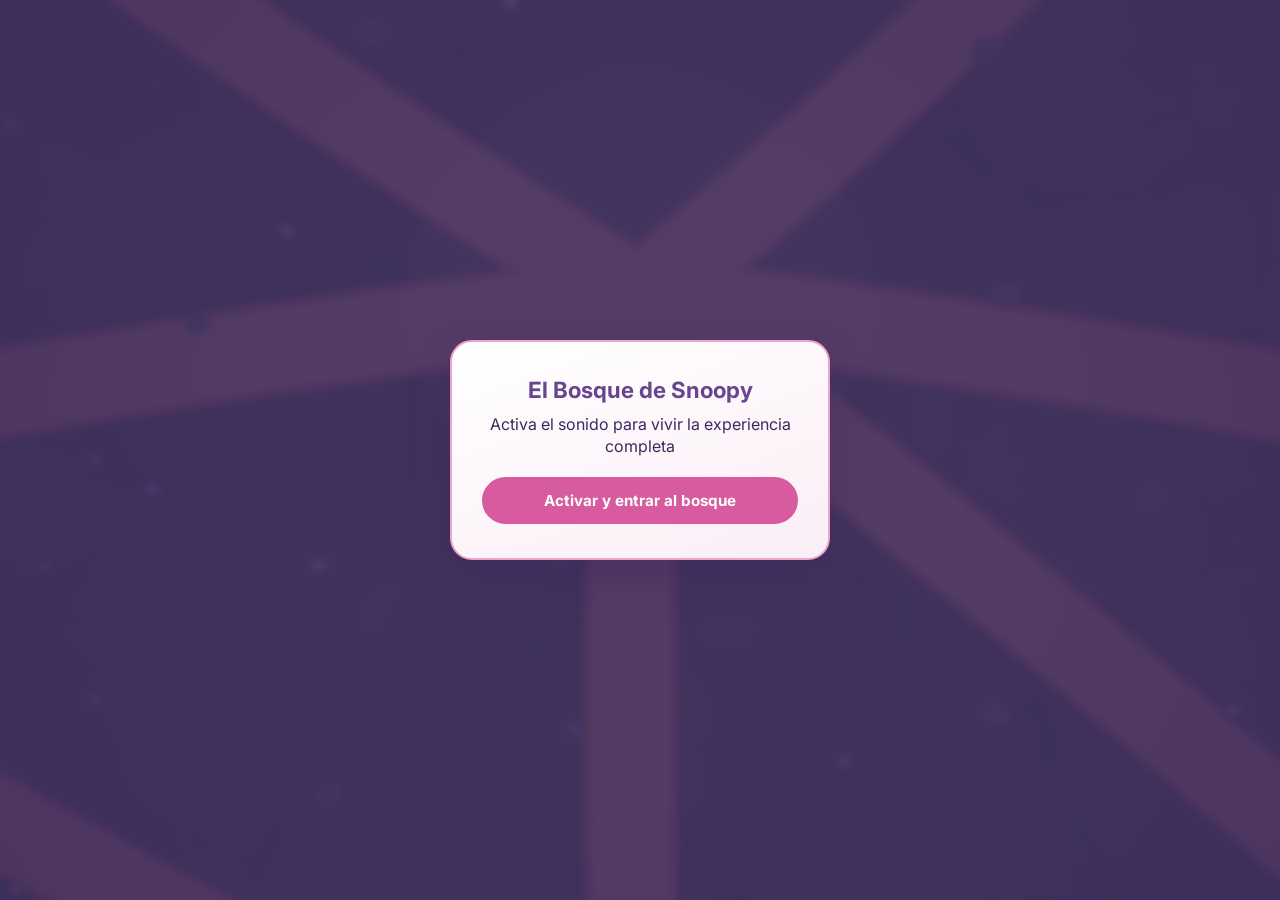
<file: sherry/index.html>
<!DOCTYPE html>
<html lang="es">
<head>
<meta charset="UTF-8">
<meta name="viewport" content="width=device-width, initial-scale=1.0, maximum-scale=1.0, user-scalable=no, viewport-fit=cover">
<title>El Bosque de Snoopy</title>
<link rel="stylesheet" href="css/style.css">
</head>
<body>

<!-- Lienzo principal del juego -->
<canvas id="lienzo"></canvas>

<!-- Pantalla de carga -->
<div id="pantallaCarga" class="overlay">
    <div class="tarjeta-overlay">
        <span class="material-symbols-outlined icono-cargando">favorite</span>
        <p>Preparando el bosque mágico…</p>
    </div>
</div>

<!-- Pantalla inicial: activar sonido para entrar -->
<div id="pantallaMusica" class="overlay oculto">
    <div class="tarjeta-overlay">
        <h1>El Bosque de Snoopy</h1>
        <p>Activa el sonido para vivir la experiencia completa</p>
        <div class="botones-overlay">
            <button id="btnMusicaSi" class="boton-juego boton-juego--primario">Activar y entrar al bosque</button>
        </div>
    </div>
</div>

<!-- Aviso de orientación en móvil -->
<div id="avisoOrientacion" class="overlay oculto">
    <div class="tarjeta-overlay">
        <span class="material-symbols-outlined icono-rotar">screen_rotation</span>
        <p>Gira tu teléfono para explorar el bosque en horizontal</p>
    </div>
</div>

<!-- Indicación de controles (computadora) -->
<div id="pistaTeclado" class="pista-controles oculto">WASD para moverte</div>

<!-- Indicador discreto del ciclo día / noche -->
<div id="indicadorCiclo" class="indicador-ciclo oculto">
    <div class="indicador-ciclo__icono">
        <span class="material-symbols-outlined indicador-ciclo__sol" id="iconoSol">clear_day</span>
        <span class="material-symbols-outlined indicador-ciclo__luna" id="iconoLuna">bedtime</span>
    </div>
    <div class="indicador-ciclo__info">
        <span class="indicador-ciclo__hora" id="horaCiclo">12:00 PM</span>
        <div class="indicador-ciclo__barra">
            <div class="indicador-ciclo__progreso" id="progresoCiclo"></div>
        </div>
    </div>
</div>

<!-- Aviso de interacción con un lugar -->
<div id="avisoInteraccion" class="aviso-interaccion oculto">
    <p id="textoInteraccion">¿Encontraste algo?</p>
    <p id="pistaInteraccionTeclado" class="pista-chica">Presiona E para entrar</p>
    <button id="btnAceptarInteraccion" class="boton-juego boton-juego--primario oculto">Aceptar</button>
</div>

<!-- Mensaje temporal (ej. "este lugar aún no tiene enlace") -->
<div id="mensajeFlotante" class="mensaje-flotante oculto"></div>

<!-- Controles táctiles (móvil, horizontal) -->
<div id="controlesTactiles" class="controles-tactiles oculto">
    <div class="dpad">
        <button class="boton-dpad boton-dpad--arriba" data-direccion="arriba">
            <span class="material-symbols-outlined">keyboard_arrow_up</span>
        </button>
        <button class="boton-dpad boton-dpad--izquierda" data-direccion="izquierda">
            <span class="material-symbols-outlined">keyboard_arrow_left</span>
        </button>
        <button class="boton-dpad boton-dpad--derecha" data-direccion="derecha">
            <span class="material-symbols-outlined">keyboard_arrow_right</span>
        </button>
        <button class="boton-dpad boton-dpad--abajo" data-direccion="abajo">
            <span class="material-symbols-outlined">keyboard_arrow_down</span>
        </button>
    </div>
</div>

<script src="js/config.js"></script>
<script src="js/game.js"></script>
</body>
</html>
</file>
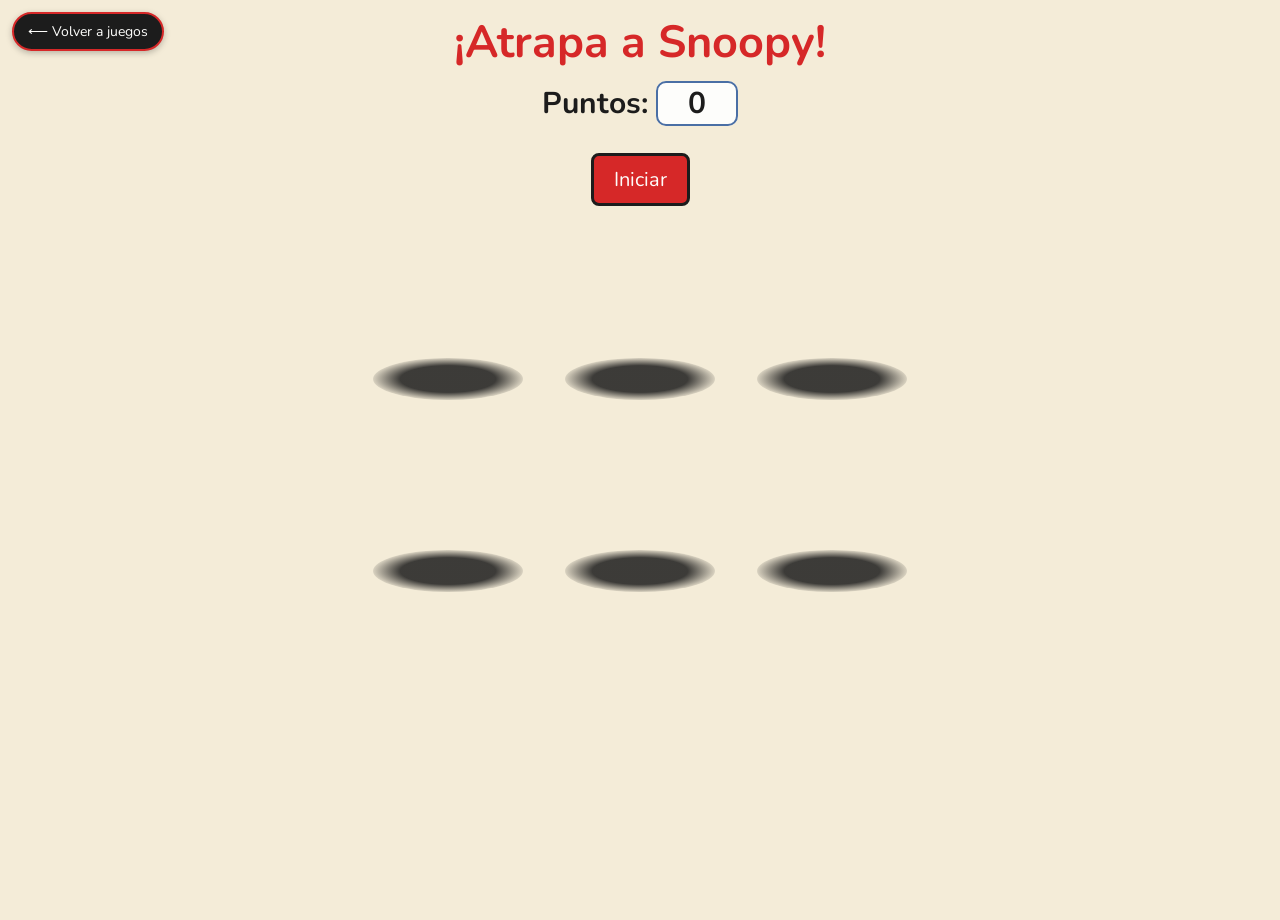
<file: sherry/juegos/atrapa/index.html>
<!DOCTYPE html>
<html lang="es">
<head>
<meta charset="UTF-8" />
<meta http-equiv="X-UA-Compatible" content="IE=edge" />
<meta name="viewport" content="width=device-width, initial-scale=1, maximum-scale=1, user-scalable=no, viewport-fit=cover" />
<title>Atrapa a Snoopy</title>
<link rel="stylesheet" href="style.css?v=6" />
</head>
<body>
<!-- Botón fijo para volver al listado de juegos -->
<a id="home-button" href="../../juegos.html" aria-label="Volver a juegos">⟵ Volver a juegos</a>

<!-- Música de fondo -->
<audio id="bg-music" src="../../audio/level6.mp3" loop preload="auto"></audio>

<h1>¡Atrapa a Snoopy!</h1>
<h2>Puntos: <span class="score">0</span></h2>
<button id="start">Iniciar</button>
<div class="game">
  <div class="hole hole1"><div class="mole"></div></div>
  <div class="hole hole2"><div class="mole"></div></div>
  <div class="hole hole3"><div class="mole"></div></div>
  <div class="hole hole4"><div class="mole"></div></div>
  <div class="hole hole5"><div class="mole"></div></div>
  <div class="hole hole6"><div class="mole"></div></div>
</div>

<script src="script.js?v=6"></script>
</body>
</html>
</file>
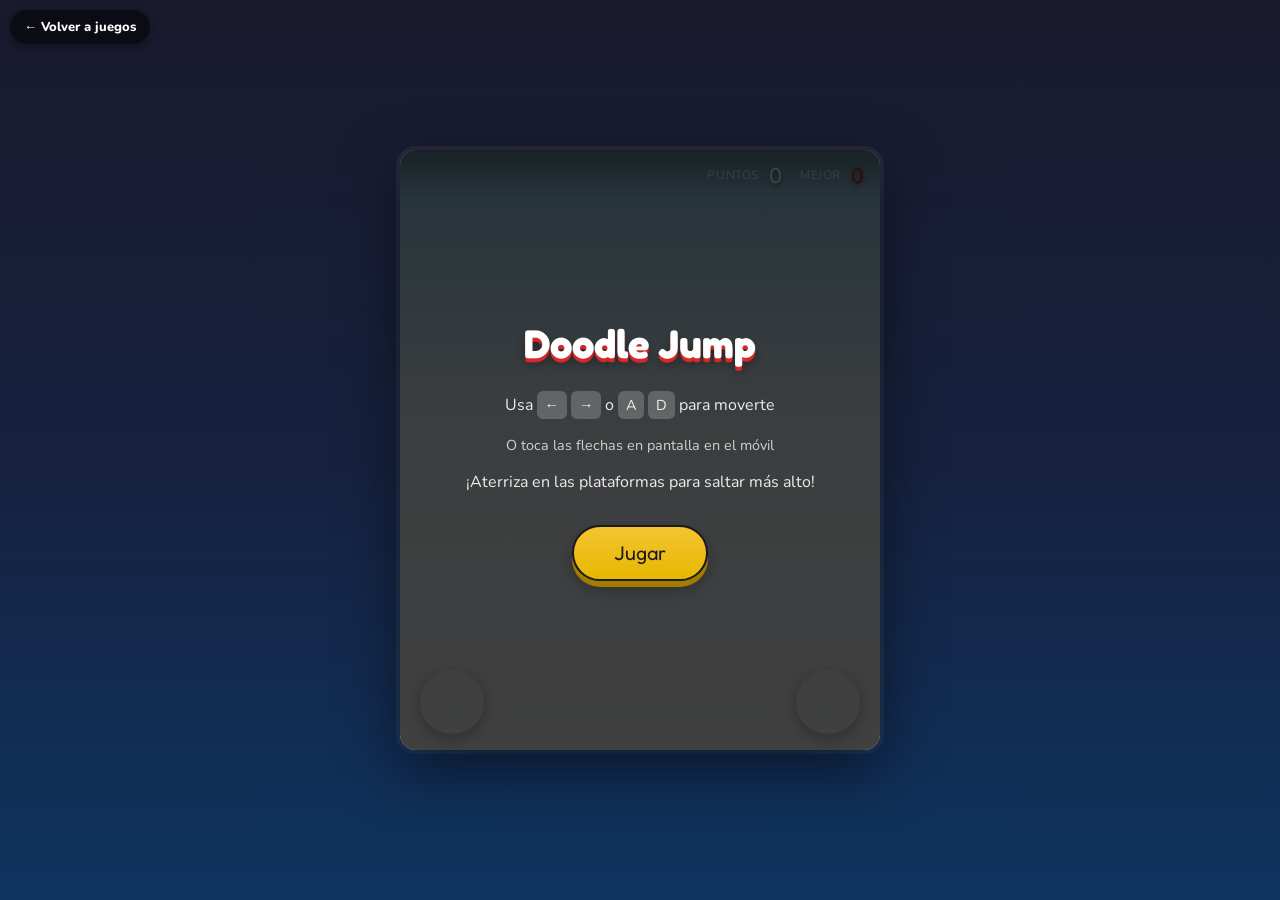
<file: sherry/juegos/saltos/index.html>
<!DOCTYPE html>
<html lang="es" dir="ltr">
<head>
<meta charset="utf-8" />
<meta name="viewport" content="width=device-width, initial-scale=1.0, maximum-scale=1.0, user-scalable=no, viewport-fit=cover" />
<title>Doodle Jump</title>

<link rel="stylesheet" href="style.css" />
<link href="https://fonts.googleapis.com/css2?family=Fredoka+One&family=Nunito:wght@600;800&display=swap" rel="stylesheet" />
</head>
<body>

<a href="../../juegos.html" id="backBtn" class="back-btn" aria-label="Volver a juegos">← Volver a juegos</a>

<div class="game-wrapper">
  <div class="game-ui">
    <span class="score-label">Puntos</span>
    <span id="scoreEl" class="score-value">0</span>
    <span class="high-score-label">Mejor</span>
    <span id="highScoreEl" class="high-score-value">0</span>
  </div>

  <canvas id="gameCanvas" width="480" height="600"></canvas>

  <div class="mobile-controls" id="mobileControls">
    <button type="button" class="ctrl-btn ctrl-left" id="btnLeft" aria-label="Mover a la izquierda">←</button>
    <button type="button" class="ctrl-btn ctrl-right" id="btnRight" aria-label="Mover a la derecha">→</button>
  </div>

  <div id="startOverlay" class="overlay overlay-start">
    <h1>Doodle Jump</h1>
    <p>Usa <kbd>←</kbd> <kbd>→</kbd> o <kbd>A</kbd> <kbd>D</kbd> para moverte</p>
    <p class="mobile-hint">O toca las flechas en pantalla en el móvil</p>
    <p>¡Aterriza en las plataformas para saltar más alto!</p>
    <button type="button" id="startBtn" class="btn-start">Jugar</button>
  </div>

  <div id="gameOverOverlay" class="overlay overlay-gameover hidden">
    <h2>Fin del juego</h2>
    <p>Puntuación: <span id="finalScoreEl">0</span></p>
    <button type="button" id="restartBtn" class="btn-start">Jugar de nuevo</button>
  </div>
</div>

<script src="script.js"></script>
</body>
</html>
</file>
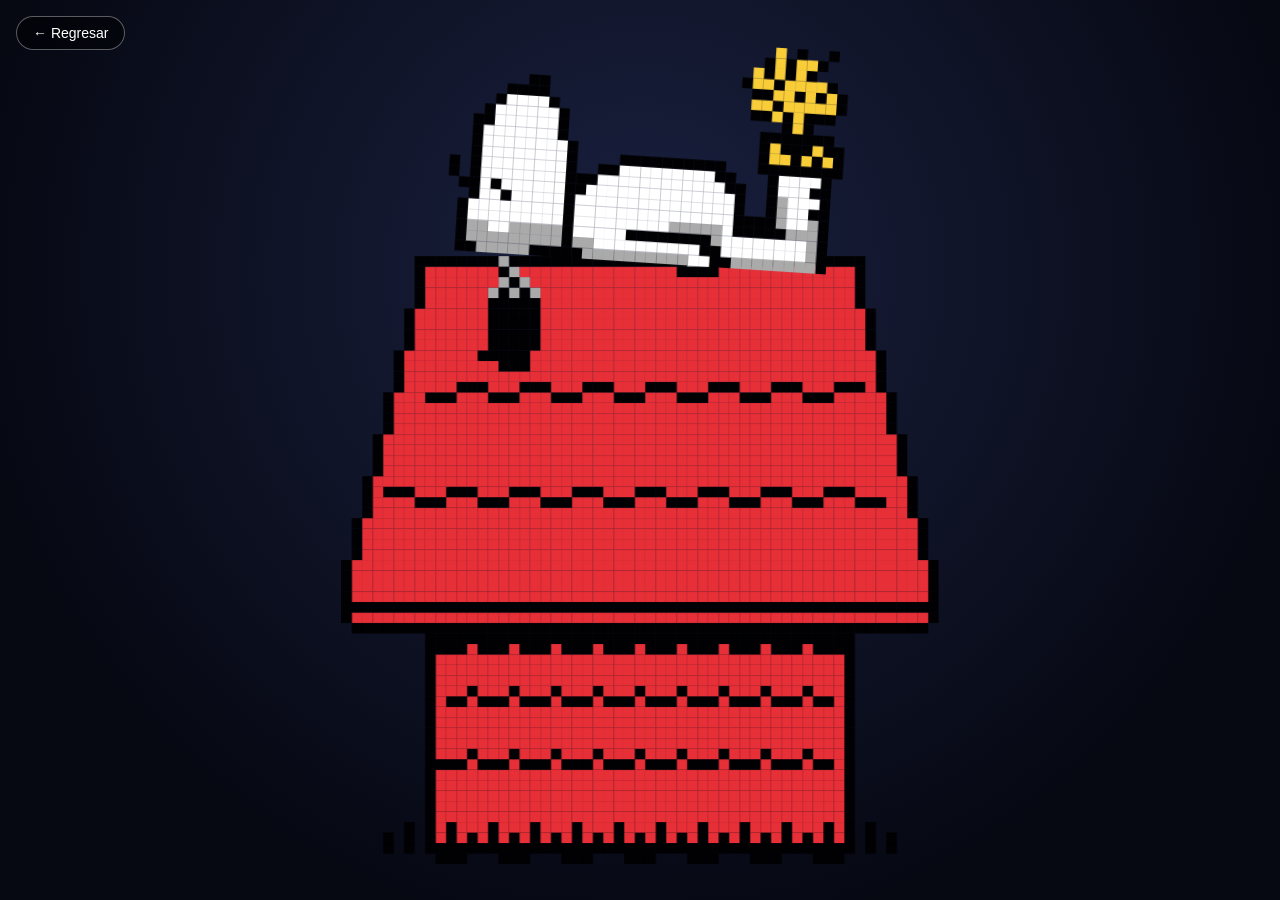
<file: sherry/animacion.html>
<!DOCTYPE html>
<html lang="es">
<head>
<meta charset="UTF-8">
<meta name="viewport" content="width=device-width, initial-scale=1, maximum-scale=1, user-scalable=no, viewport-fit=cover">
<title>Snoopy animado</title>
<link rel="stylesheet" href="css/animacion.css">
<style>
  .btn-regresar {
    position: fixed;
    top: max(16px, env(safe-area-inset-top, 0px));
    left: 16px;
    z-index: 20;
    padding: 8px 16px;
    border-radius: 999px;
    border: 1px solid rgba(255,255,255,.35);
    background: rgba(0,0,0,.45);
    color: #fff;
    font-family: -apple-system, "Segoe UI", Roboto, Arial, sans-serif;
    font-size: 14px;
    text-decoration: none;
    backdrop-filter: blur(4px);
  }
  .btn-regresar:active {
    background: rgba(0,0,0,.65);
  }
</style>
</head>
<body>

  <a href="index.html" class="btn-regresar">&larr; Regresar</a>

  <div class="snoopy-container">
    <div class="escena">
      <div class="casa"></div>
      <div class="snoopy-body"></div>
    </div>
  </div>

  <!-- Musica de fondo -->
  <audio id="bgMusic" src="audio/level4.mp3" loop preload="auto"></audio>

 

  <script src="js/animacion.js"></script>
</body>
</html>
</file>
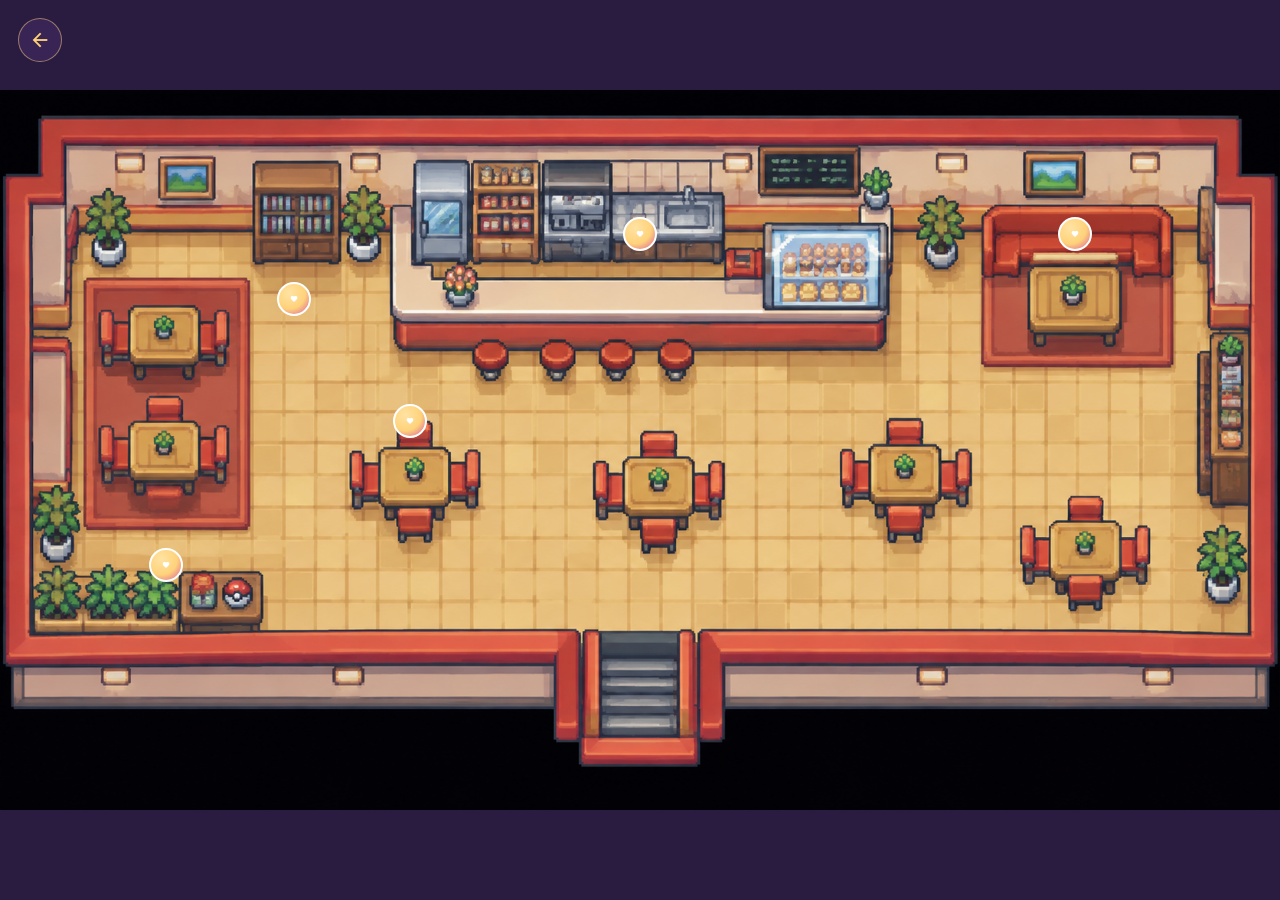
<file: sherry/cafeteria.html>
<!DOCTYPE html>
<html lang="es">
<head>
<meta charset="UTF-8">
<meta name="viewport" content="width=device-width, initial-scale=1.0, maximum-scale=1.0, user-scalable=no, viewport-fit=cover">
<title>La Cafetería de Snoopy</title>
<link rel="stylesheet" href="css/style.css">
</head>
<body>

<div class="contenedor-cafeteria">
    <div class="escenario-cafeteria">
        <img id="imgCafeteria" alt="Cafetería">
        <div id="contenedorPuntos"></div>
    </div>
</div>

<!-- Botón de regresar -->
<button id="btnRegresar" class="boton-flotante boton-regresar" title="Regresar">
    <span class="material-symbols-outlined">arrow_back</span>
</button>

<!-- Mensaje oculto descubierto -->
<div id="overlayMensajeOculto" class="overlay oculto overlay--mensaje">
    <div class="tarjeta-overlay tarjeta-mensaje">
        <span class="material-symbols-outlined icono-cargando">favorite</span>
        <p id="textoMensajeOculto" class="texto-mensaje"></p>
        <div class="botones-overlay">
            <button id="btnContinuarMensaje" class="boton-juego boton-juego--primario">Continuar explorando</button>
        </div>
    </div>
</div>

<script src="js/config-cafeteria.js"></script>
<script src="js/game-cafeteria.js"></script>
</body>
</html>
</file>
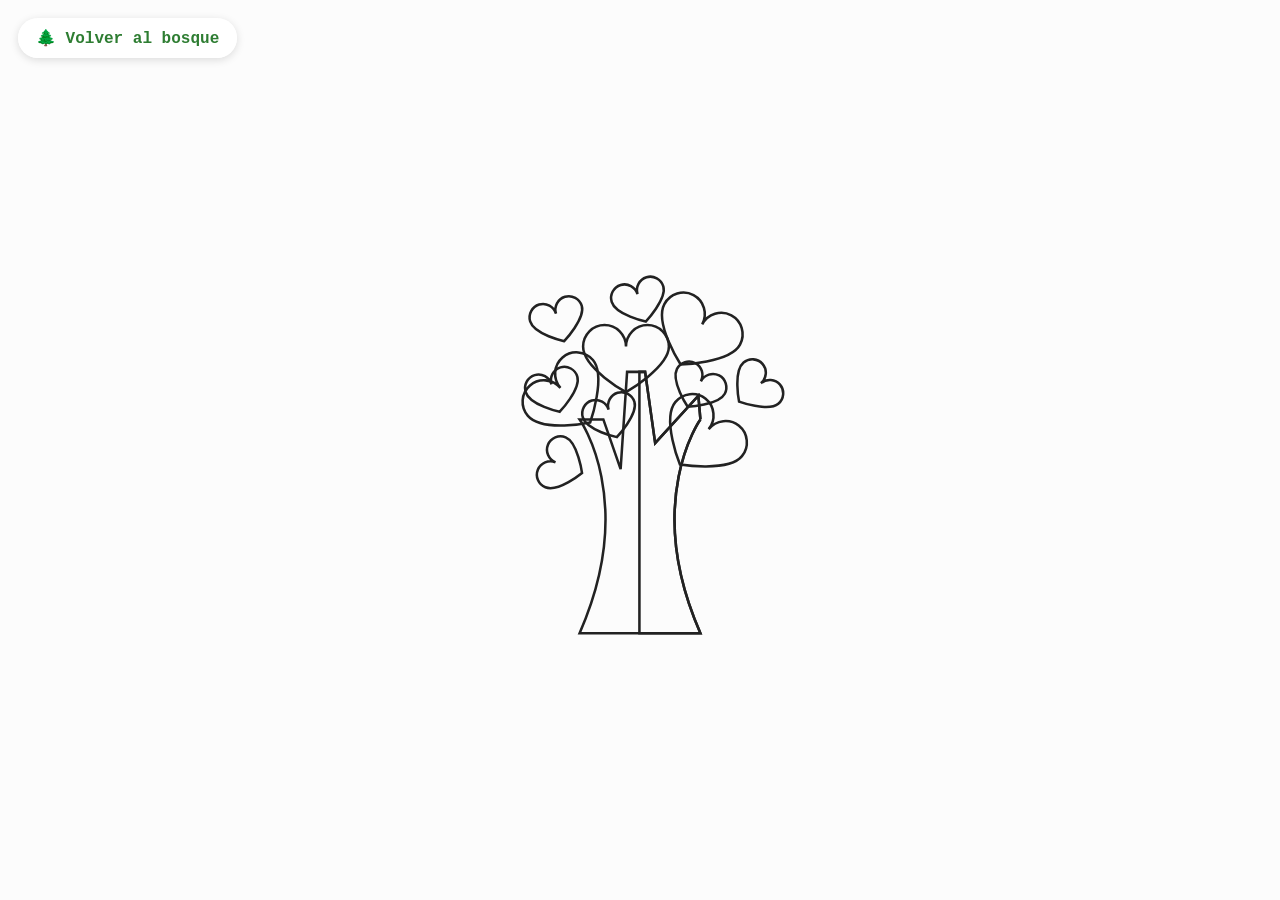
<file: sherry/carta.html>
<!DOCTYPE html>
<html lang="es">
<head>
<meta charset="UTF-8">
<meta name="viewport" content="width=device-width, initial-scale=1.0">
<title>Árbol de Amor Animado</title>
<meta name="description" content="Árbol de Amor Animado: una sorpresa interactiva y romántica para dedicar a tu pareja o ser querido.">
<meta name="keywords" content="amor, sorpresa, romántico, dedicatoria, animación, árbol, corazones, pareja, aniversario, regalo digital">
<meta name="robots" content="index, follow">
<!-- Estilos -->
<link rel="stylesheet" href="css/carta.css">
<link rel="stylesheet" href="css/carta.mobile.css" media="only screen and (max-width: 600px)">
<style>
.tree-container {
  position: absolute;
  top: 50%;
  left: 50%;
  transform: translate(-50%, -50%);
  width: 400px;
  height: 400px;
  z-index: 2;
}
.animated-heart {
  transform-origin: center;
  animation: beat 1s infinite;
}
@keyframes beat {
  0%, 100% { transform: scale(1); }
  20% { transform: scale(1.1); }
  40% { transform: scale(0.95); }
  60% { transform: scale(1.08); }
  80% { transform: scale(1); }
}
</style>
</head>
<body>
<div id="floating-objects"></div>
<div class="dedication-text" id="dedication-text">
  <div class="signature" id="signature"></div>
</div>
<div class="tree-container" id="tree-container"></div>

<!-- Botón fijo para volver al bosque -->
<a href="index.html" id="back-to-forest-btn">🌲 Volver al bosque</a>

<audio src="audio/level6.mp3" id="bg-music" preload="auto" loop></audio>
<script src="js/carta.js"></script>
</body>
</html>
</file>
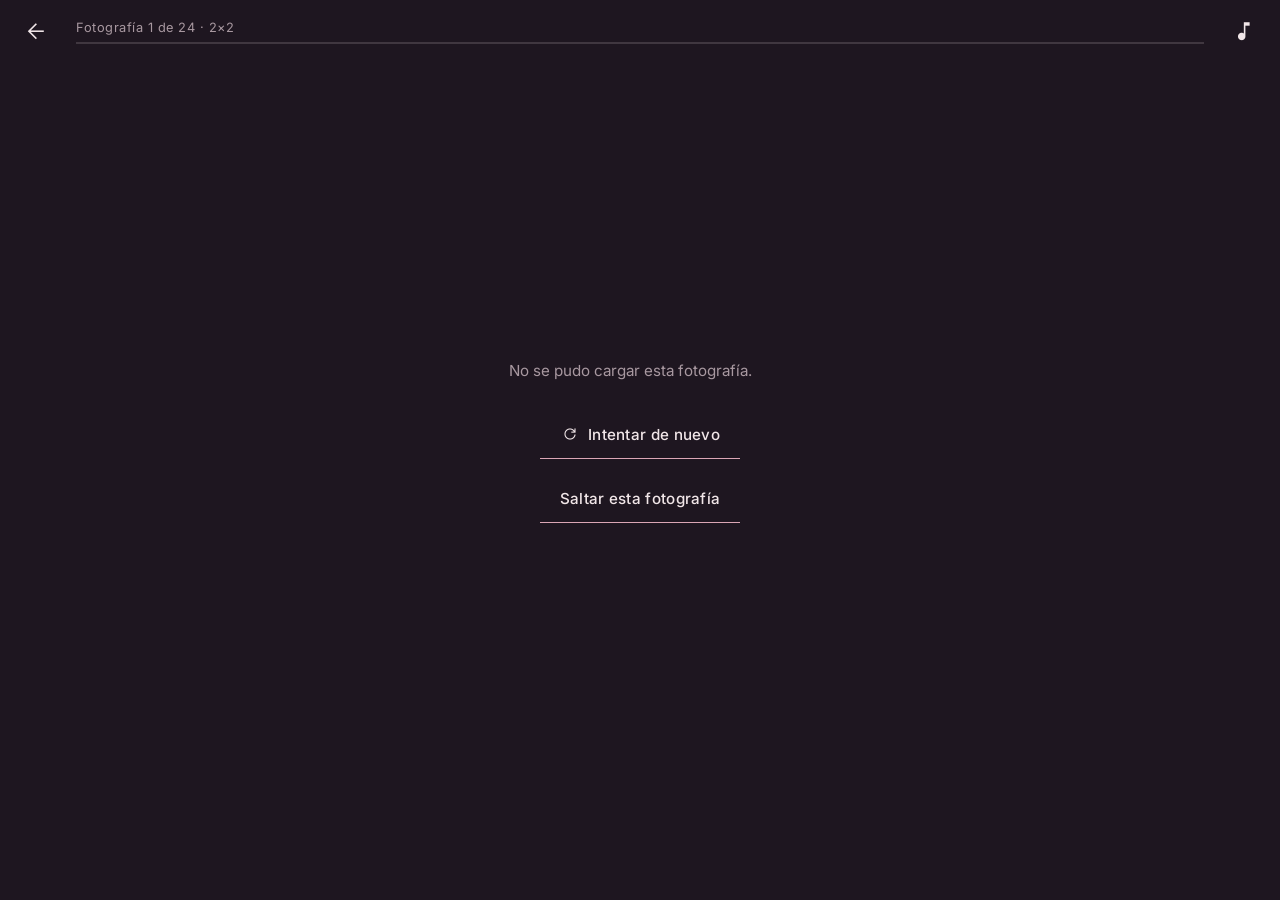
<file: sherry/imagenes.html>
<!DOCTYPE html>
<html lang="es">
<head>
  <meta charset="UTF-8">
  <meta name="viewport" content="width=device-width, initial-scale=1, viewport-fit=cover">
  <meta name="theme-color" content="#1e1620">
  <title>Recuerdos</title>
  <link rel="stylesheet" href="css/imagenes.css">
</head>
<body>

  <!-- Pantalla de juego -->
  <main id="juego">
    <header id="cabecera">
      <a class="icono" href="index.html" aria-label="Salir al inicio"><span class="material-symbols-outlined">arrow_back</span></a>
      <div id="progreso" role="progressbar" aria-valuemin="0" aria-valuemax="100">
        <div id="progreso-texto"></div>
        <div id="progreso-pista"><div id="progreso-barra"></div></div>
      </div>
      <button id="btn-musica" class="icono" type="button" aria-label="Silenciar música"><span class="material-symbols-outlined">music_note</span></button>
      <button id="btn-pantalla" class="icono" type="button" aria-label="Pantalla completa" hidden><span class="material-symbols-outlined">fullscreen</span></button>
    </header>

    <div id="cuerpo">
      <div id="escenario">
        <div id="tablero" aria-label="Rompecabezas"></div>
        <div id="estado-carga" hidden>
          <p id="carga-texto">Revelando el recuerdo</p>
          <button id="btn-reintentar" class="texto" type="button" hidden><span class="material-symbols-outlined">refresh</span>Intentar de nuevo</button>
          <button id="btn-saltar" class="texto" type="button" hidden>Saltar esta fotografía</button>
        </div>
      </div>

      <footer id="pie">
        <p id="frase" aria-live="polite"></p>
        <button id="btn-siguiente" class="texto" type="button" hidden>Siguiente recuerdo<span class="material-symbols-outlined">arrow_forward</span></button>
      </footer>
    </div>
  </main>

  <!-- Pantalla final -->
  <section id="final" hidden>
    <p id="final-frase">Entre cada pieza fuimos encontrando un instante, y al unirlos todos descubriste lo que ninguna fotografía puede guardar sola: que nuestra historia sigue en movimiento, y todavía nos quedan muchos recuerdos por armar juntos.</p>
    <div id="final-acciones">
      <a class="texto" href="index.html">Volver a bosque</a>
      <button id="btn-reiniciar" class="texto" type="button">Empezar de nuevo</button>
    </div>
  </section>

  <script src="js/imagenes.js"></script>
</body>
</html>
</file>
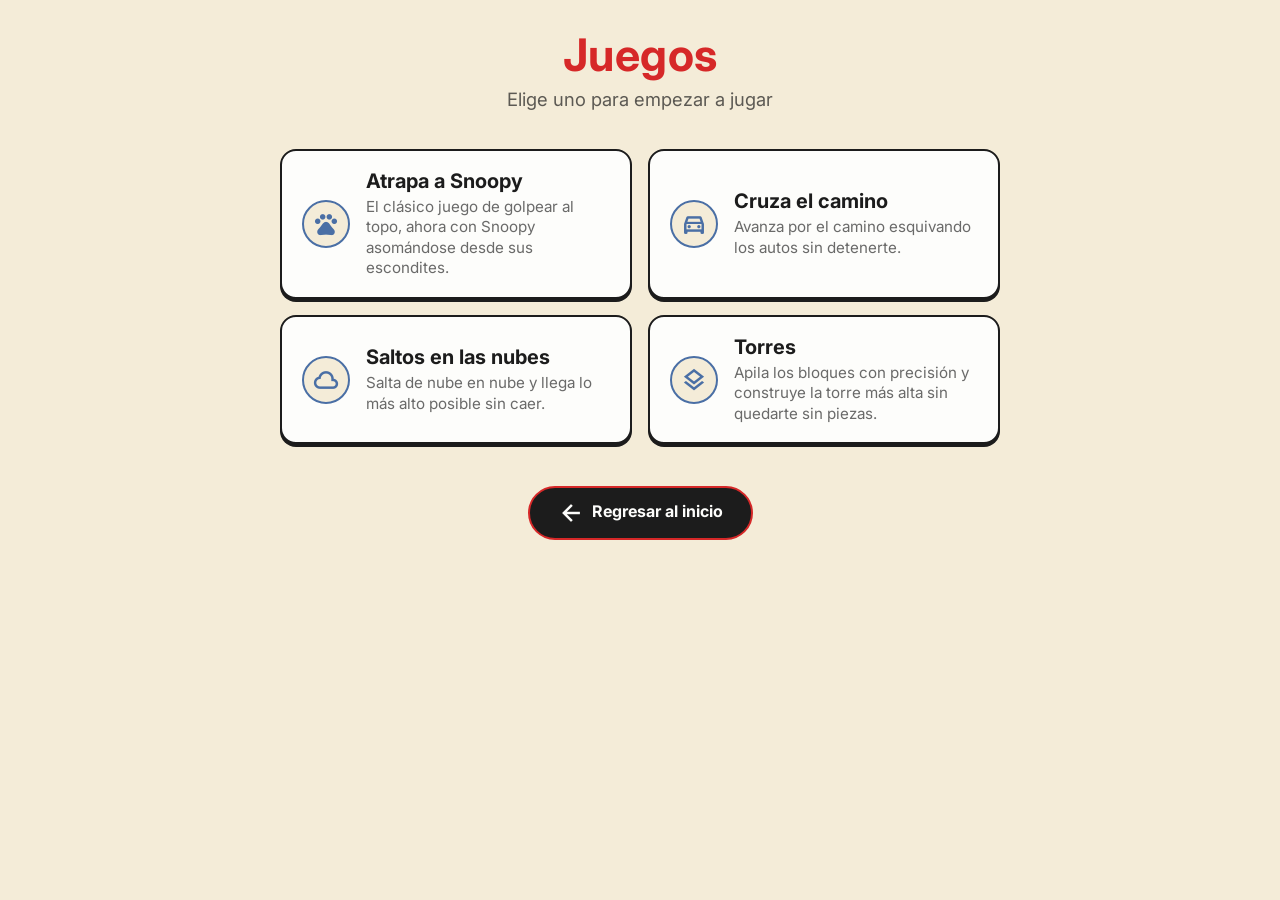
<file: sherry/juegos.html>
<!DOCTYPE html>
<html lang="es">
<head>
<meta charset="UTF-8" />
<meta http-equiv="X-UA-Compatible" content="IE=edge" />
<meta name="viewport" content="width=device-width, initial-scale=1, maximum-scale=1, user-scalable=no, viewport-fit=cover" />
<title>Juegos</title>
<style>
  @import url('https://fonts.googleapis.com/css2?family=Inter:wght@400;500;600;700&display=swap');
  @import url('https://fonts.googleapis.com/css2?family=Material+Symbols+Outlined:wght,FILL@100..700,0..1&display=swap');

  :root {
    --snoopy-white: #fdfdfb;
    --snoopy-black: #1c1c1c;
    --snoopy-red: #d62828;
    --snoopy-blue: #4a6fa5;
    --snoopy-cream: #f4ecd8;
  }

  * {
    box-sizing: border-box;
  }

  html,
  body {
    margin: 0;
    padding: 0;
  }

  body {
    font-family: "Inter", sans-serif;
    background: var(--snoopy-cream);
    color: var(--snoopy-black);
    min-height: 100vh;
    padding: max(28px, env(safe-area-inset-top, 0px)) 20px
      max(28px, env(safe-area-inset-bottom, 0px));
    -webkit-tap-highlight-color: transparent;
  }

  .material-symbols-outlined {
    font-family: "Material Symbols Outlined";
    font-weight: normal;
    font-style: normal;
    font-size: 26px;
    line-height: 1;
    display: inline-block;
    white-space: nowrap;
    letter-spacing: normal;
    text-transform: none;
    font-variation-settings: "FILL" 0, "wght" 500, "GRAD" 0, "opsz" 24;
    color: var(--snoopy-blue);
  }

  .wrap {
    max-width: 720px;
    margin: 0 auto;
  }

  header {
    text-align: center;
    margin-bottom: 2.4rem;
  }

  header h1 {
    font-size: clamp(2rem, 6vw, 2.8rem);
    margin: 0 0 0.4rem;
    color: var(--snoopy-red);
    letter-spacing: 0.5px;
  }

  header p {
    margin: 0;
    font-size: clamp(1rem, 3vw, 1.15rem);
    color: var(--snoopy-black);
    opacity: 0.7;
  }

  .lista {
    display: grid;
    grid-template-columns: 1fr;
    gap: 16px;
  }

  .juego {
    display: flex;
    align-items: center;
    gap: 16px;
    background: var(--snoopy-white);
    border: 2px solid var(--snoopy-black);
    border-radius: 16px;
    padding: 18px 20px;
    text-decoration: none;
    color: inherit;
    transition: transform 0.15s ease, box-shadow 0.15s ease;
    box-shadow: 0 3px 0 var(--snoopy-black);
  }

  .juego:active {
    transform: translateY(2px);
    box-shadow: 0 1px 0 var(--snoopy-black);
  }

  .icono {
    flex: 0 0 auto;
    width: 48px;
    height: 48px;
    border-radius: 50%;
    display: flex;
    align-items: center;
    justify-content: center;
    font-size: 1.6rem;
    background: var(--snoopy-cream);
    border: 2px solid var(--snoopy-blue);
  }

  .texto h2 {
    margin: 0 0 4px;
    font-size: 1.25rem;
    color: var(--snoopy-black);
  }

  .texto p {
    margin: 0;
    font-size: 0.95rem;
    color: var(--snoopy-black);
    opacity: 0.65;
    line-height: 1.35;
  }

  .regresar {
    display: block;
    width: fit-content;
    margin: 2.6rem auto 0;
    background: var(--snoopy-black);
    color: var(--snoopy-white);
    text-decoration: none;
    font-weight: 700;
    padding: 12px 28px;
    border-radius: 999px;
    border: 2px solid var(--snoopy-red);
  }

  .regresar:active {
    transform: scale(0.97);
  }

  @media (min-width: 560px) {
    .lista {
      grid-template-columns: 1fr 1fr;
    }
  }
</style>
</head>
<body>
<div class="wrap">
  <header>
    <h1>Juegos</h1>
    <p>Elige uno para empezar a jugar</p>
  </header>

  <div class="lista">
    <a class="juego" href="juegos/atrapa/index.html">
      <div class="icono"><span class="material-symbols-outlined">pets</span></div>
      <div class="texto">
        <h2>Atrapa a Snoopy</h2>
        <p>El clásico juego de golpear al topo, ahora con Snoopy asomándose desde sus escondites.</p>
      </div>
    </a>

    <a class="juego" href="juegos/crossy-road/index.html">
      <div class="icono"><span class="material-symbols-outlined">directions_car</span></div>
      <div class="texto">
        <h2>Cruza el camino</h2>
        <p>Avanza por el camino esquivando los autos sin detenerte.</p>
      </div>
    </a>

    <a class="juego" href="juegos/saltos/index.html">
      <div class="icono"><span class="material-symbols-outlined">cloud</span></div>
      <div class="texto">
        <h2>Saltos en las nubes</h2>
        <p>Salta de nube en nube y llega lo más alto posible sin caer.</p>
      </div>
    </a>

    <a class="juego" href="juegos/torres/index.html">
      <div class="icono"><span class="material-symbols-outlined">layers</span></div>
      <div class="texto">
        <h2>Torres</h2>
        <p>Apila los bloques con precisión y construye la torre más alta sin quedarte sin piezas.</p>
      </div>
    </a>
  </div>

  <a class="regresar" href="index.html">
    <span class="material-symbols-outlined" style="color: inherit; vertical-align: middle; margin-right: 4px;">arrow_back</span>
    Regresar al inicio
  </a>
</div>

<script>
  // En móvil, se intenta entrar en pantalla completa apenas carga la página.
  // Los navegadores exigen un gesto del usuario, así que si el primer intento
  // se rechaza en silencio, se reintenta solo en el primer toque/clic real.
  var isMobile = /Android|iPhone|iPad|iPod|Mobile|Windows Phone/i.test(
    navigator.userAgent
  );

  function requestFullscreen() {
    var el = document.documentElement;
    var requestFs =
      el.requestFullscreen ||
      el.webkitRequestFullscreen ||
      el.mozRequestFullScreen ||
      el.msRequestFullscreen;
    if (!requestFs) return Promise.reject();
    var result = requestFs.call(el);
    return result && result.catch ? result : Promise.resolve();
  }

  function isFullscreen() {
    return !!(
      document.fullscreenElement ||
      document.webkitFullscreenElement ||
      document.mozFullScreenElement ||
      document.msFullscreenElement
    );
  }

  if (isMobile && !isFullscreen()) {
    requestFullscreen().catch(function () {});
  }

  var firstInteractionHandled = false;
  document.addEventListener(
    "pointerdown",
    function () {
      if (firstInteractionHandled || !isMobile) return;
      firstInteractionHandled = true;
      requestFullscreen().catch(function () {});
    },
    { passive: true }
  );
</script>
</body>
</html>
</file>
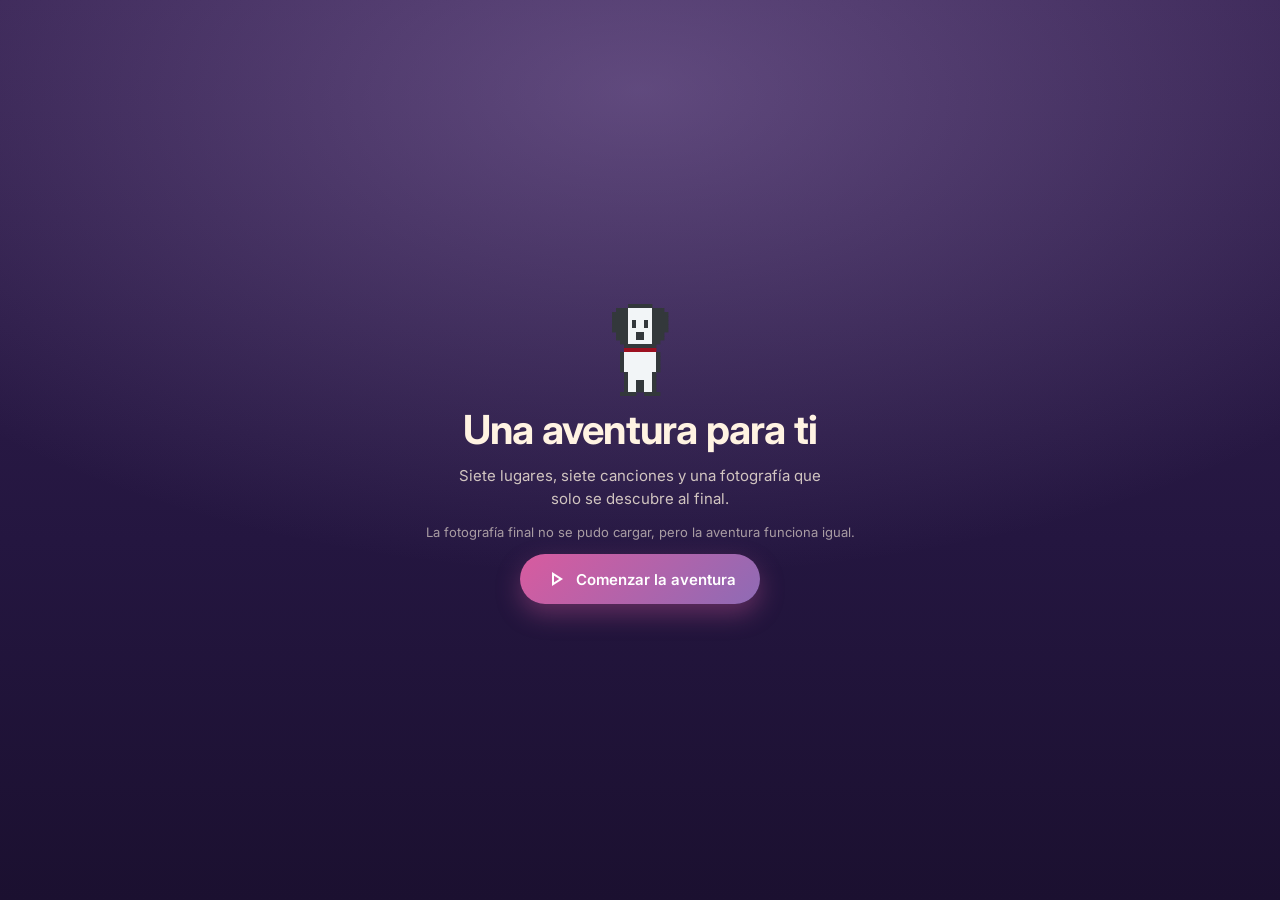
<file: sherry/musica.html>
<!DOCTYPE html>
<html lang="es">
<head>
<meta charset="UTF-8">
<meta name="viewport" content="width=device-width, initial-scale=1, viewport-fit=cover, user-scalable=no">
<title>Aventura musical</title>
<link rel="stylesheet" href="css/musica.css">
</head>
<body>

<!-- ===================== PANTALLA DE INICIO / CARGA ===================== -->
<div id="pantallaCarga" class="capa capa-solida">
    <div class="carga-contenido">
        <canvas id="snoopyCarga" class="snoopy-carga"></canvas>
        <h1 class="titulo-juego">Una aventura para ti</h1>
        <p class="subtitulo-juego">Siete lugares, siete canciones y una fotografía que solo se descubre al final.</p>
        <p id="estadoCarga" class="estado-carga">Preparando la aventura...</p>
        <button id="btnComenzar" class="boton-principal oculto">
            <span class="material-symbols-outlined">play_arrow</span>
            <span>Comenzar la aventura</span>
        </button>
    </div>
</div>

<!-- ===================== AVISO DE ORIENTACIÓN ===================== -->
<div id="avisoOrientacion" class="capa capa-solida oculto">
    <span class="material-symbols-outlined icono-girar">screen_rotation</span>
    <p class="texto-girar">Gira tu teléfono para continuar</p>
</div>

<!-- ===================== HUD ===================== -->
<header id="hud" class="oculto">
    <div class="hud-nivel">
        <button id="btnBosque" class="boton-icono" title="Regresar al bosque">
            <span class="material-symbols-outlined">forest</span>
        </button>
        <span id="hudNumeroNivel" class="hud-numero">1</span>
        <div class="hud-textos">
            <h2 id="hudTitulo">El jardín de los recuerdos</h2>
            <p id="hudObjetivo">Encuentra la flor amarilla</p>
        </div>
    </div>

    <div class="hud-derecha">
        <div id="tiraFragmentos" class="tira-fragmentos" aria-label="Fragmentos de la fotografía"></div>
    </div>
</header>

<!-- ===================== ESCENA DEL NIVEL ===================== -->
<main id="escena"></main>

<!-- ===================== MENSAJE FLOTANTE ===================== -->
<div id="mensajeFlotante" class="oculto"></div>

<!-- ===================== PANTALLA DE RECOMPENSA ===================== -->
<div id="pantallaRecompensa" class="capa oculto">
    <div class="tarjeta-recompensa">
        <div class="recompensa-izquierda">
            <p class="recompensa-etiqueta">Nivel completado</p>
            <h2 id="recompensaTitulo">El jardín de los recuerdos</h2>
            <p id="recompensaFrase" class="recompensa-frase"></p>

            <div class="reproductor">
                <div class="reproductor-fila">
                    <button id="btnReproducir" class="boton-icono boton-reproducir">
                        <span class="material-symbols-outlined">play_arrow</span>
                    </button>
                    <button id="btnReiniciarCancion" class="boton-icono" title="Volver a empezar la canción">
                        <span class="material-symbols-outlined">replay</span>
                    </button>
                    <div class="reproductor-barra">
                        <input id="barraProgreso" class="rango" type="range" min="0" max="1000" value="0" step="1">
                        <div class="reproductor-tiempos">
                            <span id="tiempoActual">0:00</span>
                            <span id="tiempoTotal">0:00</span>
                        </div>
                    </div>
                    <div class="reproductor-volumen">
                        <span class="material-symbols-outlined">volume_up</span>
                        <input id="barraVolumen" class="rango rango-volumen" type="range" min="0" max="100" value="80" step="1">
                    </div>
                </div>
            </div>
        </div>

        <div class="recompensa-derecha">
            <p class="recompensa-etiqueta">Fragmento obtenido</p>
            <div id="fragmentoNuevo" class="fragmento-nuevo"></div>
            <div id="mosaicoProgreso" class="mosaico-progreso"></div>
            <p id="textoProgresoFoto" class="texto-progreso"></p>
            <button id="btnContinuar" class="boton-principal">
                <span id="textoContinuar">Continuar aventura</span>
                <span class="material-symbols-outlined">chevron_right</span>
            </button>
        </div>
    </div>
</div>

<!-- ===================== ESCENA FINAL ===================== -->
<div id="escenaFinal" class="capa oculto">
    <div class="final-cielo"></div>
    <div class="final-contenido">
        <div id="marcoFoto" class="marco-foto"></div>
        <div class="final-pie">
            <canvas id="snoopyFinal" class="snoopy-final"></canvas>
            <p id="mensajeFinal" class="mensaje-final"></p>
        </div>
        <div id="reproductorFinal" class="reproductor reproductor-final oculto">
            <div class="reproductor-fila">
                <button id="btnReproducirFinal" class="boton-icono boton-reproducir">
                    <span class="material-symbols-outlined">play_arrow</span>
                </button>
                <button id="btnReiniciarFinal" class="boton-icono" title="Volver a empezar la canción">
                    <span class="material-symbols-outlined">replay</span>
                </button>
                <div class="reproductor-barra">
                    <input id="barraProgresoFinal" class="rango" type="range" min="0" max="1000" value="0" step="1">
                    <div class="reproductor-tiempos">
                        <span id="tiempoActualFinal">0:00</span>
                        <span id="tiempoTotalFinal">0:00</span>
                    </div>
                </div>
                <div class="reproductor-volumen">
                    <span class="material-symbols-outlined">volume_up</span>
                    <input id="barraVolumenFinal" class="rango rango-volumen" type="range" min="0" max="100" value="80" step="1">
                </div>
            </div>
        </div>
        <div id="accionesFinales" class="acciones-finales oculto">
            <button id="btnJugarOtraVez" class="boton-principal boton-secundario">
                <span class="material-symbols-outlined">restart_alt</span>
                <span>Jugar otra vez</span>
            </button>
            <a class="boton-principal boton-secundario" href="index.html">
                <span class="material-symbols-outlined">forest</span>
                <span>Regresar al bosque</span>
            </a>
        </div>
    </div>
</div>

<script src="js/musica.js"></script>
</body>
</html>
</file>
<file: sherry/css/style.css>
@import url('https://fonts.googleapis.com/css2?family=Inter:wght@400;500;600;700&display=swap');
@import url('https://fonts.googleapis.com/css2?family=Material+Symbols+Outlined:wght,FILL@100..700,0..1&display=swap');

/* ==========================================================================
   Reset y base
   ========================================================================== */

* {
    box-sizing: border-box;
    -webkit-tap-highlight-color: transparent;
}

html, body {
    margin: 0;
    padding: 0;
    width: 100%;
    height: 100%;
    overflow: hidden;
    background: #2a1c40;
    font-family: 'Inter', -apple-system, BlinkMacSystemFont, sans-serif;
    touch-action: none;
    user-select: none;
}

.material-symbols-outlined {
    font-family: 'Material Symbols Outlined';
    font-weight: normal;
    font-style: normal;
    line-height: 1;
    letter-spacing: normal;
    text-transform: none;
    display: inline-block;
    white-space: nowrap;
    word-wrap: normal;
    direction: ltr;
    -webkit-font-smoothing: antialiased;
    font-variation-settings: 'FILL' 0, 'wght' 400, 'GRAD' 0, 'opsz' 24;
}

#lienzo {
    display: block;
    width: 100%;
    height: 100%;
}

/* ==========================================================================
   Overlays generales (carga, música, orientación)
   ========================================================================== */

.overlay {
    position: fixed;
    inset: 0;
    display: flex;
    align-items: center;
    justify-content: center;
    background: rgba(62, 40, 94, 0.88);
    backdrop-filter: blur(3px);
    z-index: 50;
    padding: 20px;
}

.overlay.oculto {
    display: none;
}

.tarjeta-overlay {
    background: linear-gradient(160deg, #ffffff, #fbeef6);
    border: 2px solid #EFA3C8;
    border-radius: 22px;
    padding: 34px 30px;
    max-width: 380px;
    width: 100%;
    text-align: center;
    box-shadow: 0 18px 40px rgba(62, 40, 94, 0.45);
    color: #3E285E;
}

.tarjeta-overlay h1 {
    margin: 0 0 10px;
    font-size: 1.4rem;
    color: #68458F;
}

.tarjeta-overlay p {
    margin: 0 0 20px;
    font-size: 1rem;
    line-height: 1.4;
}

.icono-cargando {
    font-size: 2.4rem;
    color: #D85B9F;
    margin-bottom: 14px;
    animation: latir 1.1s ease-in-out infinite;
    font-variation-settings: 'FILL' 1, 'wght' 400, 'GRAD' 0, 'opsz' 40;
}

.icono-rotar {
    font-size: 2.8rem;
    color: #FFD27A;
    margin-bottom: 12px;
    animation: girar 1.6s ease-in-out infinite;
}

@keyframes latir {
    0%, 100% { transform: scale(1); }
    50% { transform: scale(1.15); }
}

@keyframes girar {
    0%, 100% { transform: rotate(0deg); }
    50% { transform: rotate(90deg); }
}

.botones-overlay {
    display: flex;
    flex-direction: column;
    gap: 10px;
}

/* ==========================================================================
   Botones del juego
   ========================================================================== */

.boton-juego {
    font-family: inherit;
    font-size: 0.95rem;
    font-weight: 700;
    padding: 12px 22px;
    border-radius: 999px;
    border: 2px solid #D85B9F;
    background: #ffffff;
    color: #D85B9F;
    cursor: pointer;
    transition: transform 0.15s ease, background 0.15s ease, color 0.15s ease;
}

.boton-juego:hover {
    transform: translateY(-1px);
}

.boton-juego--primario {
    background: #D85B9F;
    color: #ffffff;
}

.boton-juego--primario:hover {
    background: #c14a8b;
}

/* ==========================================================================
   Pista de teclado (WASD)
   ========================================================================== */

.pista-controles {
    position: fixed;
    left: 50%;
    bottom: 22px;
    transform: translateX(-50%);
    background: rgba(62, 40, 94, 0.7);
    color: #FFD27A;
    padding: 8px 18px;
    border-radius: 999px;
    font-size: 0.85rem;
    font-weight: 700;
    letter-spacing: 0.04em;
    z-index: 20;
    pointer-events: none;
}

.pista-controles.oculto {
    display: none;
}

/* ==========================================================================
   Botón flotante (se mantiene el estilo por si se reutiliza en el futuro,
   pero ya no se usa ningún botón de música)
   ========================================================================== */

.boton-flotante {
    position: fixed;
    top: 18px;
    right: 18px;
    width: 44px;
    height: 44px;
    border-radius: 50%;
    border: 1.5px solid rgba(255, 210, 122, 0.5);
    background: rgba(62, 40, 94, 0.75);
    color: #FFD27A;
    cursor: pointer;
    z-index: 20;
    display: flex;
    align-items: center;
    justify-content: center;
}

.boton-flotante .material-symbols-outlined {
    font-size: 22px;
}

.boton-flotante.oculto {
    display: none;
}

/* ==========================================================================
   Indicador discreto del ciclo día / noche
   ========================================================================== */

.indicador-ciclo {
    position: fixed;
    top: 18px;
    left: 18px;
    display: flex;
    align-items: center;
    gap: 10px;
    background: rgba(62, 40, 94, 0.55);
    border: 1px solid rgba(255, 255, 255, 0.12);
    border-radius: 999px;
    padding: 7px 14px 7px 9px;
    z-index: 20;
    backdrop-filter: blur(2px);
}

.indicador-ciclo.oculto {
    display: none;
}

.indicador-ciclo__icono {
    position: relative;
    width: 20px;
    height: 20px;
    flex-shrink: 0;
}

.indicador-ciclo__icono .material-symbols-outlined {
    position: absolute;
    inset: 0;
    font-size: 20px;
    transition: opacity 0.6s ease;
}

.indicador-ciclo__sol {
    color: #FFD27A;
}

.indicador-ciclo__luna {
    color: #D8CFF0;
    opacity: 0;
}

.indicador-ciclo__info {
    display: flex;
    flex-direction: column;
    gap: 4px;
    min-width: 74px;
}

.indicador-ciclo__hora {
    font-size: 0.72rem;
    font-weight: 600;
    color: #ffffff;
    letter-spacing: 0.01em;
    line-height: 1;
}

.indicador-ciclo__barra {
    width: 100%;
    height: 3px;
    border-radius: 999px;
    background: rgba(255, 255, 255, 0.18);
    overflow: hidden;
}

.indicador-ciclo__progreso {
    height: 100%;
    width: 0%;
    background: linear-gradient(90deg, #FFD27A, #EFA3C8);
    border-radius: 999px;
}

/* ==========================================================================
   Aviso de interacción ("¿Encontraste algo?")
   ========================================================================== */

.aviso-interaccion {
    position: fixed;
    left: 50%;
    bottom: 110px;
    transform: translateX(-50%);
    background: rgba(255, 255, 255, 0.96);
    border: 2px solid #B99AD9;
    border-radius: 18px;
    padding: 14px 22px;
    text-align: center;
    z-index: 25;
    max-width: 88vw;
    box-shadow: 0 10px 25px rgba(62, 40, 94, 0.35);
}

.aviso-interaccion.oculto {
    display: none;
}

.aviso-interaccion p {
    margin: 0;
    color: #3E285E;
    font-weight: 700;
}

.pista-chica {
    margin-top: 4px !important;
    font-size: 0.82rem;
    font-weight: 600 !important;
    color: #8E6BB5 !important;
}

.aviso-interaccion .boton-juego {
    margin-top: 10px;
    padding: 9px 26px;
}

/* ==========================================================================
   Mensaje flotante temporal
   ========================================================================== */

.mensaje-flotante {
    position: fixed;
    left: 50%;
    top: 26px;
    transform: translateX(-50%);
    background: rgba(62, 40, 94, 0.9);
    color: #FFD27A;
    padding: 10px 20px;
    border-radius: 999px;
    font-size: 0.9rem;
    font-weight: 700;
    z-index: 40;
    max-width: 90vw;
    text-align: center;
    display: flex;
    align-items: center;
    gap: 8px;
}

.mensaje-flotante .material-symbols-outlined {
    font-size: 18px;
}

.mensaje-flotante.oculto {
    display: none;
}

/* ==========================================================================
   Controles táctiles (D-pad)
   ========================================================================== */

.controles-tactiles {
    position: fixed;
    left: 18px;
    bottom: 18px;
    z-index: 20;
}

.controles-tactiles.oculto {
    display: none;
}

.dpad {
    display: grid;
    grid-template-columns: 54px 54px 54px;
    grid-template-rows: 54px 54px 54px;
    gap: 4px;
}

.boton-dpad {
    border: none;
    border-radius: 14px;
    background: rgba(62, 40, 94, 0.55);
    color: #FFD27A;
    display: flex;
    align-items: center;
    justify-content: center;
}

.boton-dpad .material-symbols-outlined {
    font-size: 26px;
    font-variation-settings: 'FILL' 0, 'wght' 500, 'GRAD' 0, 'opsz' 24;
}

.boton-dpad--arriba { grid-column: 2; grid-row: 1; }
.boton-dpad--izquierda { grid-column: 1; grid-row: 2; }
.boton-dpad--derecha { grid-column: 3; grid-row: 2; }
.boton-dpad--abajo { grid-column: 2; grid-row: 3; }

.boton-dpad:active,
.boton-dpad.activo {
    background: rgba(216, 91, 159, 0.85);
}

/* ==========================================================================
   Mensaje oculto (los 5 mensajes especiales de la cafetería)
   ========================================================================== */

.tarjeta-mensaje {
    max-width: 460px;
}

.texto-mensaje {
    font-style: italic;
    line-height: 1.6;
    font-size: 1.02rem;
}

/* ==========================================================================
   Escenario estático de la cafetería (sin canvas ni Snoopy): la imagen se
   adapta a cualquier pantalla sin deformarse, usando su relación de
   aspecto real (1672x941).
   ========================================================================== */

.contenedor-cafeteria {
    width: 100vw;
    height: 100vh;
    display: flex;
    align-items: center;
    justify-content: center;
    background: #2a1c40;
}

.escenario-cafeteria {
    position: relative;
    aspect-ratio: 1672 / 941;
    width: min(100vw, calc(100vh * 1672 / 941));
    max-height: 100vh;
}

.escenario-cafeteria img {
    display: block;
    width: 100%;
    height: 100%;
    object-fit: cover;
    -webkit-user-drag: none;
}

#contenedorPuntos {
    position: absolute;
    inset: 0;
}

.punto-mensaje {
    position: absolute;
    transform: translate(-50%, -50%);
    width: 7%;
    aspect-ratio: 1 / 1;
    max-width: 34px;
    max-height: 34px;
    min-width: 20px;
    min-height: 20px;
    border-radius: 50%;
    border: 2px solid #ffffff;
    background: radial-gradient(circle at 35% 30%, #FFE3A3, #FFD27A 55%, #D85B9F 100%);
    color: #ffffff;
    display: flex;
    align-items: center;
    justify-content: center;
    cursor: pointer;
    padding: 0;
    animation: brillarPunto 1.6s ease-in-out infinite;
}

.punto-mensaje .material-symbols-outlined {
    font-size: 60%;
    font-variation-settings: 'FILL' 1, 'wght' 400, 'GRAD' 0, 'opsz' 24;
}

.punto-mensaje.visto {
    opacity: 0.55;
    animation: none;
    box-shadow: none;
}

@keyframes brillarPunto {
    0%, 100% { box-shadow: 0 0 6px 2px rgba(255, 210, 122, 0.75); }
    50% { box-shadow: 0 0 16px 7px rgba(255, 210, 122, 0.95); }
}

.boton-regresar {
    left: 18px;
    right: auto;
}

/* ==========================================================================
   Adaptación para teléfonos (horizontal)
   ========================================================================== */

@media (max-width: 900px), (max-height: 500px) {

    .tarjeta-overlay {
        padding: 22px 18px;
        max-width: 320px;
    }

    .tarjeta-overlay h1 {
        font-size: 1.15rem;
    }

    .tarjeta-overlay p {
        font-size: 0.88rem;
        margin-bottom: 14px;
    }

    .boton-juego {
        padding: 10px 18px;
        font-size: 0.85rem;
    }

    .indicador-ciclo {
        top: 8px;
        left: 8px;
        padding: 5px 10px 5px 7px;
        gap: 7px;
    }

    .indicador-ciclo__icono {
        width: 16px;
        height: 16px;
    }

    .indicador-ciclo__icono .material-symbols-outlined {
        font-size: 16px;
    }

    .indicador-ciclo__info {
        min-width: 58px;
    }

    .indicador-ciclo__hora {
        font-size: 0.62rem;
    }

    .indicador-ciclo__barra {
        height: 2px;
    }

    .boton-flotante {
        top: 8px;
        right: 8px;
        width: 36px;
        height: 36px;
    }

    .boton-flotante .material-symbols-outlined {
        font-size: 18px;
    }

    .aviso-interaccion {
        bottom: 14px;
        right: 14px;
        left: auto;
        transform: none;
        padding: 10px 16px;
        max-width: 46vw;
    }

    .aviso-interaccion p {
        font-size: 0.8rem;
    }

    .pista-chica {
        font-size: 0.7rem;
    }

    .aviso-interaccion .boton-juego {
        margin-top: 8px;
        padding: 7px 20px;
        font-size: 0.8rem;
    }

    .controles-tactiles {
        left: 14px;
        bottom: 14px;
    }

    .dpad {
        grid-template-columns: 46px 46px 46px;
        grid-template-rows: 46px 46px 46px;
        gap: 5px;
    }

    .boton-dpad .material-symbols-outlined {
        font-size: 22px;
    }

    .mensaje-flotante {
        top: 12px;
        font-size: 0.8rem;
        padding: 8px 16px;
        max-width: 80vw;
    }
}

@media (max-height: 380px) {
    .dpad {
        grid-template-columns: 40px 40px 40px;
        grid-template-rows: 40px 40px 40px;
    }

    .indicador-ciclo,
    .boton-flotante {
        transform: scale(0.9);
        transform-origin: top left;
    }

    .boton-flotante {
        transform-origin: top right;
    }
}
</file>
<file: sherry/juegos/atrapa/style.css>
@import url("https://fonts.googleapis.com/css?family=Nunito");

:root {
  /* Paleta inspirada en Snoopy */
  --snoopy-white: #fdfdfb;
  --snoopy-black: #1c1c1c;
  --snoopy-red: #d62828;
  --snoopy-blue: #4a6fa5;
  --snoopy-cream: #f4ecd8;
}

*,
*:before,
*:after {
  -webkit-box-sizing: inherit;
  -moz-box-sizing: inherit;
  box-sizing: inherit;
}

html {
  -moz-box-sizing: border-box;
  -webkit-box-sizing: border-box;
  box-sizing: border-box;
  font-size: 10px;
}

body {
  padding: 0;
  margin: 0;
  font-family: "Nunito", sans-serif;
  background: var(--snoopy-cream);
  text-align: center;
  touch-action: manipulation;
  padding-top: env(safe-area-inset-top, 0px);
  padding-bottom: env(safe-area-inset-bottom, 0px);
  min-height: 100vh;
  -webkit-tap-highlight-color: transparent;
  -webkit-user-select: none;
  -moz-user-select: none;
  user-select: none;
}

h1 {
  font-size: clamp(2.6rem, 7vw, 4.5rem);
  line-height: 1;
  margin: 2rem 0 0 0;
  color: var(--snoopy-red);
}

h2 {
  font-size: clamp(1.8rem, 5vw, 3rem);
  color: var(--snoopy-black);
  margin: 1.5rem;
}

.score {
  background: var(--snoopy-white);
  border: 2px solid var(--snoopy-blue);
  padding: 0 3rem;
  line-height: 1.6;
  -webkit-border-radius: 1rem;
  -moz-border-radius: 1rem;
  border-radius: 1rem;
  color: var(--snoopy-black);
}

.game {
  width: 100%;
  max-width: 600px;
  display: flex;
  flex-wrap: wrap;
  margin: 0 auto;
  padding: 0 12px;
  box-sizing: border-box;
}

.hole {
  position: relative;
  width: 33.3333%;
  padding-bottom: 33.3333%; /* fuerza un cuadro perfecto sin depender de aspect-ratio */
  overflow: hidden;
  isolation: isolate; /* crea un contexto de apilamiento propio por agujero */
  z-index: 0;
  box-sizing: border-box;
}

.hole:after {
  display: block;
  content: "";
  width: 78%;
  height: 22%;
  position: absolute;
  z-index: 1;
  bottom: 4%;
  left: 11%;
  background: radial-gradient(
    ellipse at center,
    var(--snoopy-black) 0%,
    var(--snoopy-black) 45%,
    transparent 75%
  );
  border-radius: 50%;
  opacity: 0.85;
}

.mole {
  background-image: url("https://i.ibb.co/8D8mkxN4/Chat-GPT-Image-26-sept-2026-01-41-12-a-m.png");
  background-position: bottom center;
  background-repeat: no-repeat;
  background-size: auto 100%;
  position: absolute;
  left: 0;
  bottom: -55%; /* escondido, justo debajo de su agujero */
  width: 100%;
  height: 55%; /* caja más chica pegada al fondo, no toda la celda */
  transition: bottom 0.18s ease-out;
  z-index: 2;
  cursor: pointer;
  -webkit-tap-highlight-color: transparent;
  -webkit-touch-callout: none;
  -webkit-user-select: none;
  user-select: none;
}

.hole.up .mole {
  bottom: 0;
}

#start {
  font-family: "Nunito", sans-serif;
  display: inline-block;
  text-decoration: none;
  border: 3px solid var(--snoopy-black);
  border-radius: 8px;
  background: var(--snoopy-red);
  color: var(--snoopy-white);
  font-size: clamp(1.6rem, 4vw, 2rem);
  padding: 1rem 2rem;
  cursor: pointer;
  margin: 1rem;
}

#start:hover {
  opacity: 0.85;
}

/* Botón fijo para volver a la lista de juegos */
#home-button {
  position: fixed;
  top: max(12px, env(safe-area-inset-top, 0px));
  left: 12px;
  z-index: 999;
  background-color: var(--snoopy-black);
  color: var(--snoopy-white);
  font-family: "Nunito", sans-serif;
  text-decoration: none;
  padding: 8px 14px;
  border-radius: 999px;
  border: 2px solid var(--snoopy-red);
  font-size: 14px;
  box-shadow: 0 2px 6px rgba(0, 0, 0, 0.25);
}

#home-button:active {
  transform: scale(0.96);
}

/* Ajustes para pantallas pequeñas */
@media (max-width: 480px) {
  h1 {
    margin-top: 3.2rem;
  }
  .game {
    padding: 0 6px;
  }
  #home-button {
    font-size: 12px;
    padding: 6px 10px;
  }
}
</file>
<file: sherry/juegos/saltos/style.css>
*,
*::before,
*::after {
  box-sizing: border-box;
}

html, body {
  height: 100%;
}

* {
  -webkit-tap-highlight-color: transparent;
  -webkit-touch-callout: none;
}

body {
  margin: 0;
  min-height: 100vh;
  min-height: 100dvh;
  padding: 12px;
  padding-top: max(12px, env(safe-area-inset-top));
  padding-bottom: max(12px, env(safe-area-inset-bottom));
  padding-left: max(12px, env(safe-area-inset-left));
  padding-right: max(12px, env(safe-area-inset-right));
  display: flex;
  align-items: center;
  justify-content: center;
  background: linear-gradient(180deg, #1a1a2e 0%, #16213e 50%, #0f3460 100%);
  font-family: "Nunito", sans-serif;
  -webkit-font-smoothing: antialiased;
  overflow: hidden;
  -webkit-user-select: none;
  -moz-user-select: none;
  user-select: none;
  touch-action: manipulation;
}

/* Persistent back button, always visible above everything */
.back-btn {
  position: fixed;
  top: max(10px, env(safe-area-inset-top));
  left: max(10px, env(safe-area-inset-left));
  z-index: 1000;
  display: inline-flex;
  align-items: center;
  gap: 4px;
  padding: 8px 14px;
  border-radius: 999px;
  background: rgba(0, 0, 0, 0.55);
  color: #fff;
  font-family: "Nunito", sans-serif;
  font-weight: 800;
  font-size: 13px;
  text-decoration: none;
  backdrop-filter: blur(6px);
  box-shadow: 0 4px 12px rgba(0, 0, 0, 0.35);
  -webkit-tap-highlight-color: transparent;
}

.back-btn:active {
  transform: scale(0.96);
}

.game-wrapper {
  position: relative;
  width: 100%;
  max-width: min(480px, 95vw);
  border-radius: 16px;
  overflow: hidden;
  box-shadow: 0 20px 60px rgba(0, 0, 0, 0.5), 0 0 0 4px rgba(255, 255, 255, 0.06);
}

#gameCanvas {
  display: block;
  width: 100%;
  aspect-ratio: 480 / 600;
  max-height: 85dvh;
  height: auto;
  background: linear-gradient(180deg, #8ecae6 0%, #eaf6fb 45%, #ffffff 100%);
  cursor: pointer;
  touch-action: none;
}

.game-ui {
  position: absolute;
  top: 0;
  left: 0;
  right: 0;
  padding: 12px 16px;
  padding-top: max(12px, env(safe-area-inset-top));
  display: flex;
  align-items: center;
  justify-content: flex-end;
  gap: 6px;
  pointer-events: none;
  background: linear-gradient(to bottom, rgba(0, 0, 0, 0.35), transparent);
}

.score-label,
.high-score-label {
  font-size: 12px;
  text-transform: uppercase;
  letter-spacing: 0.05em;
  color: rgba(255, 255, 255, 0.85);
  margin-right: 4px;
}

.high-score-label {
  margin-left: 12px;
}

.score-value,
.high-score-value {
  font-family: "Fredoka One", cursive;
  font-size: 22px;
  color: #fff;
  text-shadow: 0 2px 4px rgba(0, 0, 0, 0.4);
}

.high-score-value {
  color: #d62828;
}

.overlay {
  position: absolute;
  inset: 0;
  display: flex;
  flex-direction: column;
  align-items: center;
  justify-content: center;
  background: rgba(0, 0, 0, 0.75);
  padding: 24px;
  text-align: center;
  overflow-y: auto;
}

.overlay.hidden {
  display: none;
}

.overlay-start h1 {
  font-family: "Fredoka One", cursive;
  font-size: clamp(1.8rem, 8vw, 2.5rem);
  color: #fff;
  margin: 0 0 16px;
  text-shadow: 0 4px 0 #d62828, 0 6px 12px rgba(0, 0, 0, 0.4);
}

.overlay-start p {
  color: rgba(255, 255, 255, 0.9);
  margin: 8px 0;
  font-size: clamp(0.85rem, 3.5vw, 1rem);
}

.overlay-start kbd {
  display: inline-block;
  padding: 4px 8px;
  background: rgba(255, 255, 255, 0.2);
  border-radius: 6px;
  font-family: inherit;
  font-size: 0.9em;
}

.btn-start {
  margin-top: 24px;
  padding: 14px 40px;
  font-family: "Fredoka One", cursive;
  font-size: 1.25rem;
  color: #1a1a1a;
  background: linear-gradient(180deg, #f4c430 0%, #e6b800 100%);
  border: 2px solid #1a1a1a;
  border-radius: 999px;
  cursor: pointer;
  box-shadow: 0 6px 0 #a37c00, 0 8px 20px rgba(0, 0, 0, 0.3);
  transition: transform 0.1s, box-shadow 0.1s;
  -webkit-tap-highlight-color: transparent;
}

.btn-start:hover {
  transform: translateY(-2px);
  box-shadow: 0 8px 0 #a37c00, 0 10px 24px rgba(0, 0, 0, 0.35);
}

.btn-start:active {
  transform: translateY(2px);
  box-shadow: 0 4px 0 #a37c00, 0 6px 16px rgba(0, 0, 0, 0.3);
}

.overlay-gameover h2 {
  font-family: "Fredoka One", cursive;
  font-size: clamp(1.5rem, 7vw, 2rem);
  color: #d62828;
  margin: 0 0 8px;
}

.overlay-gameover p {
  color: rgba(255, 255, 255, 0.95);
  font-size: clamp(1rem, 4vw, 1.1rem);
  margin: 8px 0;
}

.overlay-gameover #finalScoreEl {
  font-family: "Fredoka One", cursive;
  color: #f4c430;
}

/* Mobile control buttons */
.mobile-controls {
  position: absolute;
  bottom: 0;
  left: 0;
  right: 0;
  padding: 16px 20px;
  padding-bottom: max(16px, env(safe-area-inset-bottom));
  display: flex;
  justify-content: space-between;
  align-items: center;
  pointer-events: none;
}

.mobile-controls .ctrl-btn {
  pointer-events: auto;
  width: 64px;
  height: 64px;
  border-radius: 50%;
  border: none;
  background: rgba(255, 255, 255, 0.25);
  backdrop-filter: blur(8px);
  color: #fff;
  font-size: 28px;
  cursor: pointer;
  user-select: none;
  -webkit-tap-highlight-color: transparent;
  touch-action: manipulation;
  box-shadow: 0 4px 16px rgba(0, 0, 0, 0.3);
  transition: transform 0.1s, background 0.1s;
}

.mobile-controls .ctrl-btn:active,
.mobile-controls .ctrl-btn.active {
  background: rgba(214, 40, 40, 0.8);
  transform: scale(0.95);
}

@media (hover: hover) {
  .mobile-controls .ctrl-btn:hover {
    background: rgba(255, 255, 255, 0.35);
  }
}

.overlay-start .mobile-hint {
  font-size: 0.9rem;
  color: rgba(255, 255, 255, 0.75);
}

/* Small phones: tighten spacing so nothing is cut off */
@media (max-width: 380px) {
  body {
    padding: 6px;
  }
  .back-btn {
    font-size: 11px;
    padding: 6px 10px;
  }
  .mobile-controls .ctrl-btn {
    width: 54px;
    height: 54px;
    font-size: 22px;
  }
  .score-value,
  .high-score-value {
    font-size: 18px;
  }
}

/* Short landscape phones (fullscreen game view) */
@media (max-height: 480px) and (orientation: landscape) {
  .game-wrapper {
    max-width: none;
    width: auto;
    height: 100dvh;
  }
  #gameCanvas {
    max-height: 100dvh;
    width: auto;
    height: 100%;
  }
}
</file>
<file: sherry/css/animacion.css>
html, body {
  margin: 0;
  padding: 0;
  width: 100%;
  height: 100%;
  overflow: hidden;
  background: #0b1020;
  background: radial-gradient(circle at 50% 30%, #1a2140 0%, #060812 75%);
}

.snoopy-container {
  position: relative;
  width: 100%;
  height: 100%;
  overflow: hidden;
}

/* Caja que contiene el dibujo completo (casa + snoopy), del tamaño
   real del arte (sin recortes). Se centra siempre y JS solo le
   aplica un escalado uniforme para que quepa en cualquier pantalla,
   nunca se sale del viewport. */
.escena {
  position: absolute;
  left: 50%;
  top: 50%;
  width: 456px;
  height: 632px;
  margin-left: -228px;
  margin-top: -316px;
  transform-origin: 50% 50%;
  will-change: transform;
}

/* La casa: se queda quieta, siempre */
.casa {
  position: absolute;
  left: 0;
  top: 0;
  width: 8px;
  height: 8px;
  box-shadow: 56px 168px 0 #010003,64px 168px 0 #010003,72px 168px 0 #010003,80px 168px 0 #010003,88px 168px 0 #010003,96px 168px 0 #010003,104px 168px 0 #010003,112px 168px 0 #010003,120px 168px 0 #AAAAAA,128px 168px 0 #010003,136px 168px 0 #010003,144px 168px 0 #010003,152px 168px 0 #010003,160px 168px 0 #010003,168px 168px 0 #010003,176px 168px 0 #010003,184px 168px 0 #010003,192px 168px 0 #010003,200px 168px 0 #010003,208px 168px 0 #010003,216px 168px 0 #010003,224px 168px 0 #010003,232px 168px 0 #010003,240px 168px 0 #010003,248px 168px 0 #010003,256px 168px 0 #010003,264px 168px 0 #AAAAAA,272px 168px 0 #AAAAAA,280px 168px 0 #010003,288px 168px 0 #010003,296px 168px 0 #010003,304px 168px 0 #010003,312px 168px 0 #010003,320px 168px 0 #010003,328px 168px 0 #010003,336px 168px 0 #010003,344px 168px 0 #010003,352px 168px 0 #010003,360px 168px 0 #010003,368px 168px 0 #010003,376px 168px 0 #010003,384px 168px 0 #010003,392px 168px 0 #010003,56px 176px 0 #010003,64px 176px 0 #E72F37,72px 176px 0 #E72F37,80px 176px 0 #E72F37,88px 176px 0 #E72F37,96px 176px 0 #E72F37,104px 176px 0 #E72F37,112px 176px 0 #E72F37,120px 176px 0 #010003,128px 176px 0 #AAAAAA,136px 176px 0 #E72F37,144px 176px 0 #E72F37,152px 176px 0 #E72F37,160px 176px 0 #E72F37,168px 176px 0 #E72F37,176px 176px 0 #E72F37,184px 176px 0 #E72F37,192px 176px 0 #E72F37,200px 176px 0 #E72F37,208px 176px 0 #E72F37,216px 176px 0 #E72F37,224px 176px 0 #E72F37,232px 176px 0 #E72F37,240px 176px 0 #E72F37,248px 176px 0 #E72F37,256px 176px 0 #010003,264px 176px 0 #010003,272px 176px 0 #010003,280px 176px 0 #010003,288px 176px 0 #E72F37,296px 176px 0 #E72F37,304px 176px 0 #E72F37,312px 176px 0 #E72F37,320px 176px 0 #E72F37,328px 176px 0 #E72F37,336px 176px 0 #E72F37,344px 176px 0 #E72F37,352px 176px 0 #E72F37,360px 176px 0 #E72F37,368px 176px 0 #E72F37,376px 176px 0 #E72F37,384px 176px 0 #E72F37,392px 176px 0 #010003,56px 184px 0 #010003,64px 184px 0 #E72F37,72px 184px 0 #E72F37,80px 184px 0 #E72F37,88px 184px 0 #E72F37,96px 184px 0 #E72F37,104px 184px 0 #E72F37,112px 184px 0 #E72F37,120px 184px 0 #AAAAAA,128px 184px 0 #010003,136px 184px 0 #AAAAAA,144px 184px 0 #E72F37,152px 184px 0 #E72F37,160px 184px 0 #E72F37,168px 184px 0 #E72F37,176px 184px 0 #E72F37,184px 184px 0 #E72F37,192px 184px 0 #E72F37,200px 184px 0 #E72F37,208px 184px 0 #E72F37,216px 184px 0 #E72F37,224px 184px 0 #E72F37,232px 184px 0 #E72F37,240px 184px 0 #E72F37,248px 184px 0 #E72F37,256px 184px 0 #E72F37,264px 184px 0 #E72F37,272px 184px 0 #E72F37,280px 184px 0 #E72F37,288px 184px 0 #E72F37,296px 184px 0 #E72F37,304px 184px 0 #E72F37,312px 184px 0 #E72F37,320px 184px 0 #E72F37,328px 184px 0 #E72F37,336px 184px 0 #E72F37,344px 184px 0 #E72F37,352px 184px 0 #E72F37,360px 184px 0 #E72F37,368px 184px 0 #E72F37,376px 184px 0 #E72F37,384px 184px 0 #E72F37,392px 184px 0 #010003,56px 192px 0 #010003,64px 192px 0 #E72F37,72px 192px 0 #E72F37,80px 192px 0 #E72F37,88px 192px 0 #E72F37,96px 192px 0 #E72F37,104px 192px 0 #E72F37,112px 192px 0 #AAAAAA,120px 192px 0 #010003,128px 192px 0 #AAAAAA,136px 192px 0 #010003,144px 192px 0 #AAAAAA,152px 192px 0 #E72F37,160px 192px 0 #E72F37,168px 192px 0 #E72F37,176px 192px 0 #E72F37,184px 192px 0 #E72F37,192px 192px 0 #E72F37,200px 192px 0 #E72F37,208px 192px 0 #E72F37,216px 192px 0 #E72F37,224px 192px 0 #E72F37,232px 192px 0 #E72F37,240px 192px 0 #E72F37,248px 192px 0 #E72F37,256px 192px 0 #E72F37,264px 192px 0 #E72F37,272px 192px 0 #E72F37,280px 192px 0 #E72F37,288px 192px 0 #E72F37,296px 192px 0 #E72F37,304px 192px 0 #E72F37,312px 192px 0 #E72F37,320px 192px 0 #E72F37,328px 192px 0 #E72F37,336px 192px 0 #E72F37,344px 192px 0 #E72F37,352px 192px 0 #E72F37,360px 192px 0 #E72F37,368px 192px 0 #E72F37,376px 192px 0 #E72F37,384px 192px 0 #E72F37,392px 192px 0 #010003,56px 200px 0 #010003,64px 200px 0 #E72F37,72px 200px 0 #E72F37,80px 200px 0 #E72F37,88px 200px 0 #E72F37,96px 200px 0 #E72F37,104px 200px 0 #E72F37,112px 200px 0 #010003,120px 200px 0 #010003,128px 200px 0 #010003,136px 200px 0 #010003,144px 200px 0 #010003,152px 200px 0 #E72F37,160px 200px 0 #E72F37,168px 200px 0 #E72F37,176px 200px 0 #E72F37,184px 200px 0 #E72F37,192px 200px 0 #E72F37,200px 200px 0 #E72F37,208px 200px 0 #E72F37,216px 200px 0 #E72F37,224px 200px 0 #E72F37,232px 200px 0 #E72F37,240px 200px 0 #E72F37,248px 200px 0 #E72F37,256px 200px 0 #E72F37,264px 200px 0 #E72F37,272px 200px 0 #E72F37,280px 200px 0 #E72F37,288px 200px 0 #E72F37,296px 200px 0 #E72F37,304px 200px 0 #E72F37,312px 200px 0 #E72F37,320px 200px 0 #E72F37,328px 200px 0 #E72F37,336px 200px 0 #E72F37,344px 200px 0 #E72F37,352px 200px 0 #E72F37,360px 200px 0 #E72F37,368px 200px 0 #E72F37,376px 200px 0 #E72F37,384px 200px 0 #E72F37,392px 200px 0 #010003,48px 208px 0 #010003,56px 208px 0 #E72F37,64px 208px 0 #E72F37,72px 208px 0 #E72F37,80px 208px 0 #E72F37,88px 208px 0 #E72F37,96px 208px 0 #E72F37,104px 208px 0 #E72F37,112px 208px 0 #010003,120px 208px 0 #010003,128px 208px 0 #010003,136px 208px 0 #010003,144px 208px 0 #010003,152px 208px 0 #E72F37,160px 208px 0 #E72F37,168px 208px 0 #E72F37,176px 208px 0 #E72F37,184px 208px 0 #E72F37,192px 208px 0 #E72F37,200px 208px 0 #E72F37,208px 208px 0 #E72F37,216px 208px 0 #E72F37,224px 208px 0 #E72F37,232px 208px 0 #E72F37,240px 208px 0 #E72F37,248px 208px 0 #E72F37,256px 208px 0 #E72F37,264px 208px 0 #E72F37,272px 208px 0 #E72F37,280px 208px 0 #E72F37,288px 208px 0 #E72F37,296px 208px 0 #E72F37,304px 208px 0 #E72F37,312px 208px 0 #E72F37,320px 208px 0 #E72F37,328px 208px 0 #E72F37,336px 208px 0 #E72F37,344px 208px 0 #E72F37,352px 208px 0 #E72F37,360px 208px 0 #E72F37,368px 208px 0 #E72F37,376px 208px 0 #E72F37,384px 208px 0 #E72F37,392px 208px 0 #E72F37,400px 208px 0 #010003,48px 216px 0 #010003,56px 216px 0 #E72F37,64px 216px 0 #E72F37,72px 216px 0 #E72F37,80px 216px 0 #E72F37,88px 216px 0 #E72F37,96px 216px 0 #E72F37,104px 216px 0 #E72F37,112px 216px 0 #010003,120px 216px 0 #010003,128px 216px 0 #010003,136px 216px 0 #010003,144px 216px 0 #010003,152px 216px 0 #E72F37,160px 216px 0 #E72F37,168px 216px 0 #E72F37,176px 216px 0 #E72F37,184px 216px 0 #E72F37,192px 216px 0 #E72F37,200px 216px 0 #E72F37,208px 216px 0 #E72F37,216px 216px 0 #E72F37,224px 216px 0 #E72F37,232px 216px 0 #E72F37,240px 216px 0 #E72F37,248px 216px 0 #E72F37,256px 216px 0 #E72F37,264px 216px 0 #E72F37,272px 216px 0 #E72F37,280px 216px 0 #E72F37,288px 216px 0 #E72F37,296px 216px 0 #E72F37,304px 216px 0 #E72F37,312px 216px 0 #E72F37,320px 216px 0 #E72F37,328px 216px 0 #E72F37,336px 216px 0 #E72F37,344px 216px 0 #E72F37,352px 216px 0 #E72F37,360px 216px 0 #E72F37,368px 216px 0 #E72F37,376px 216px 0 #E72F37,384px 216px 0 #E72F37,392px 216px 0 #E72F37,400px 216px 0 #010003,48px 224px 0 #010003,56px 224px 0 #E72F37,64px 224px 0 #E72F37,72px 224px 0 #E72F37,80px 224px 0 #E72F37,88px 224px 0 #E72F37,96px 224px 0 #E72F37,104px 224px 0 #E72F37,112px 224px 0 #010003,120px 224px 0 #010003,128px 224px 0 #010003,136px 224px 0 #010003,144px 224px 0 #010003,152px 224px 0 #E72F37,160px 224px 0 #E72F37,168px 224px 0 #E72F37,176px 224px 0 #E72F37,184px 224px 0 #E72F37,192px 224px 0 #E72F37,200px 224px 0 #E72F37,208px 224px 0 #E72F37,216px 224px 0 #E72F37,224px 224px 0 #E72F37,232px 224px 0 #E72F37,240px 224px 0 #E72F37,248px 224px 0 #E72F37,256px 224px 0 #E72F37,264px 224px 0 #E72F37,272px 224px 0 #E72F37,280px 224px 0 #E72F37,288px 224px 0 #E72F37,296px 224px 0 #E72F37,304px 224px 0 #E72F37,312px 224px 0 #E72F37,320px 224px 0 #E72F37,328px 224px 0 #E72F37,336px 224px 0 #E72F37,344px 224px 0 #E72F37,352px 224px 0 #E72F37,360px 224px 0 #E72F37,368px 224px 0 #E72F37,376px 224px 0 #E72F37,384px 224px 0 #E72F37,392px 224px 0 #E72F37,400px 224px 0 #010003,48px 232px 0 #010003,56px 232px 0 #E72F37,64px 232px 0 #E72F37,72px 232px 0 #E72F37,80px 232px 0 #E72F37,88px 232px 0 #E72F37,96px 232px 0 #E72F37,104px 232px 0 #E72F37,112px 232px 0 #010003,120px 232px 0 #010003,128px 232px 0 #010003,136px 232px 0 #010003,144px 232px 0 #010003,152px 232px 0 #E72F37,160px 232px 0 #E72F37,168px 232px 0 #E72F37,176px 232px 0 #E72F37,184px 232px 0 #E72F37,192px 232px 0 #E72F37,200px 232px 0 #E72F37,208px 232px 0 #E72F37,216px 232px 0 #E72F37,224px 232px 0 #E72F37,232px 232px 0 #E72F37,240px 232px 0 #E72F37,248px 232px 0 #E72F37,256px 232px 0 #E72F37,264px 232px 0 #E72F37,272px 232px 0 #E72F37,280px 232px 0 #E72F37,288px 232px 0 #E72F37,296px 232px 0 #E72F37,304px 232px 0 #E72F37,312px 232px 0 #E72F37,320px 232px 0 #E72F37,328px 232px 0 #E72F37,336px 232px 0 #E72F37,344px 232px 0 #E72F37,352px 232px 0 #E72F37,360px 232px 0 #E72F37,368px 232px 0 #E72F37,376px 232px 0 #E72F37,384px 232px 0 #E72F37,392px 232px 0 #E72F37,400px 232px 0 #010003,40px 240px 0 #010003,48px 240px 0 #E72F37,56px 240px 0 #E72F37,64px 240px 0 #E72F37,72px 240px 0 #E72F37,80px 240px 0 #E72F37,88px 240px 0 #E72F37,96px 240px 0 #E72F37,104px 240px 0 #010003,112px 240px 0 #010003,120px 240px 0 #010003,128px 240px 0 #010003,136px 240px 0 #010003,144px 240px 0 #E72F37,152px 240px 0 #E72F37,160px 240px 0 #E72F37,168px 240px 0 #E72F37,176px 240px 0 #E72F37,184px 240px 0 #E72F37,192px 240px 0 #E72F37,200px 240px 0 #E72F37,208px 240px 0 #E72F37,216px 240px 0 #E72F37,224px 240px 0 #E72F37,232px 240px 0 #E72F37,240px 240px 0 #E72F37,248px 240px 0 #E72F37,256px 240px 0 #E72F37,264px 240px 0 #E72F37,272px 240px 0 #E72F37,280px 240px 0 #E72F37,288px 240px 0 #E72F37,296px 240px 0 #E72F37,304px 240px 0 #E72F37,312px 240px 0 #E72F37,320px 240px 0 #E72F37,328px 240px 0 #E72F37,336px 240px 0 #E72F37,344px 240px 0 #E72F37,352px 240px 0 #E72F37,360px 240px 0 #E72F37,368px 240px 0 #E72F37,376px 240px 0 #E72F37,384px 240px 0 #E72F37,392px 240px 0 #E72F37,400px 240px 0 #E72F37,408px 240px 0 #010003,40px 248px 0 #010003,48px 248px 0 #E72F37,56px 248px 0 #E72F37,64px 248px 0 #E72F37,72px 248px 0 #E72F37,80px 248px 0 #E72F37,88px 248px 0 #E72F37,96px 248px 0 #E72F37,104px 248px 0 #E72F37,112px 248px 0 #E72F37,120px 248px 0 #010003,128px 248px 0 #010003,136px 248px 0 #010003,144px 248px 0 #E72F37,152px 248px 0 #E72F37,160px 248px 0 #E72F37,168px 248px 0 #E72F37,176px 248px 0 #E72F37,184px 248px 0 #E72F37,192px 248px 0 #E72F37,200px 248px 0 #E72F37,208px 248px 0 #E72F37,216px 248px 0 #E72F37,224px 248px 0 #E72F37,232px 248px 0 #E72F37,240px 248px 0 #E72F37,248px 248px 0 #E72F37,256px 248px 0 #E72F37,264px 248px 0 #E72F37,272px 248px 0 #E72F37,280px 248px 0 #E72F37,288px 248px 0 #E72F37,296px 248px 0 #E72F37,304px 248px 0 #E72F37,312px 248px 0 #E72F37,320px 248px 0 #E72F37,328px 248px 0 #E72F37,336px 248px 0 #E72F37,344px 248px 0 #E72F37,352px 248px 0 #E72F37,360px 248px 0 #E72F37,368px 248px 0 #E72F37,376px 248px 0 #E72F37,384px 248px 0 #E72F37,392px 248px 0 #E72F37,400px 248px 0 #E72F37,408px 248px 0 #010003,40px 256px 0 #010003,48px 256px 0 #E72F37,56px 256px 0 #E72F37,64px 256px 0 #E72F37,72px 256px 0 #E72F37,80px 256px 0 #E72F37,88px 256px 0 #E72F37,96px 256px 0 #E72F37,104px 256px 0 #E72F37,112px 256px 0 #E72F37,120px 256px 0 #E72F37,128px 256px 0 #E72F37,136px 256px 0 #E72F37,144px 256px 0 #E72F37,152px 256px 0 #E72F37,160px 256px 0 #E72F37,168px 256px 0 #E72F37,176px 256px 0 #E72F37,184px 256px 0 #E72F37,192px 256px 0 #E72F37,200px 256px 0 #E72F37,208px 256px 0 #E72F37,216px 256px 0 #E72F37,224px 256px 0 #E72F37,232px 256px 0 #E72F37,240px 256px 0 #E72F37,248px 256px 0 #E72F37,256px 256px 0 #E72F37,264px 256px 0 #E72F37,272px 256px 0 #E72F37,280px 256px 0 #E72F37,288px 256px 0 #E72F37,296px 256px 0 #E72F37,304px 256px 0 #E72F37,312px 256px 0 #E72F37,320px 256px 0 #E72F37,328px 256px 0 #E72F37,336px 256px 0 #E72F37,344px 256px 0 #E72F37,352px 256px 0 #E72F37,360px 256px 0 #E72F37,368px 256px 0 #E72F37,376px 256px 0 #E72F37,384px 256px 0 #E72F37,392px 256px 0 #E72F37,400px 256px 0 #E72F37,408px 256px 0 #010003,40px 264px 0 #010003,48px 264px 0 #E72F37,56px 264px 0 #E72F37,64px 264px 0 #E72F37,72px 264px 0 #E72F37,80px 264px 0 #E72F37,88px 264px 0 #010003,96px 264px 0 #010003,104px 264px 0 #010003,112px 264px 0 #E72F37,120px 264px 0 #E72F37,128px 264px 0 #E72F37,136px 264px 0 #010003,144px 264px 0 #010003,152px 264px 0 #010003,160px 264px 0 #E72F37,168px 264px 0 #E72F37,176px 264px 0 #E72F37,184px 264px 0 #010003,192px 264px 0 #010003,200px 264px 0 #010003,208px 264px 0 #E72F37,216px 264px 0 #E72F37,224px 264px 0 #E72F37,232px 264px 0 #010003,240px 264px 0 #010003,248px 264px 0 #010003,256px 264px 0 #E72F37,264px 264px 0 #E72F37,272px 264px 0 #E72F37,280px 264px 0 #010003,288px 264px 0 #010003,296px 264px 0 #010003,304px 264px 0 #E72F37,312px 264px 0 #E72F37,320px 264px 0 #E72F37,328px 264px 0 #010003,336px 264px 0 #010003,344px 264px 0 #010003,352px 264px 0 #E72F37,360px 264px 0 #E72F37,368px 264px 0 #E72F37,376px 264px 0 #010003,384px 264px 0 #010003,392px 264px 0 #010003,400px 264px 0 #E72F37,408px 264px 0 #010003,32px 272px 0 #010003,40px 272px 0 #E72F37,48px 272px 0 #E72F37,56px 272px 0 #E72F37,64px 272px 0 #010003,72px 272px 0 #010003,80px 272px 0 #010003,88px 272px 0 #E72F37,96px 272px 0 #E72F37,104px 272px 0 #E72F37,112px 272px 0 #010003,120px 272px 0 #010003,128px 272px 0 #010003,136px 272px 0 #E72F37,144px 272px 0 #E72F37,152px 272px 0 #E72F37,160px 272px 0 #010003,168px 272px 0 #010003,176px 272px 0 #010003,184px 272px 0 #E72F37,192px 272px 0 #E72F37,200px 272px 0 #E72F37,208px 272px 0 #010003,216px 272px 0 #010003,224px 272px 0 #010003,232px 272px 0 #E72F37,240px 272px 0 #E72F37,248px 272px 0 #E72F37,256px 272px 0 #010003,264px 272px 0 #010003,272px 272px 0 #010003,280px 272px 0 #E72F37,288px 272px 0 #E72F37,296px 272px 0 #E72F37,304px 272px 0 #010003,312px 272px 0 #010003,320px 272px 0 #010003,328px 272px 0 #E72F37,336px 272px 0 #E72F37,344px 272px 0 #E72F37,352px 272px 0 #010003,360px 272px 0 #010003,368px 272px 0 #010003,376px 272px 0 #E72F37,384px 272px 0 #E72F37,392px 272px 0 #E72F37,400px 272px 0 #E72F37,408px 272px 0 #E72F37,416px 272px 0 #010003,32px 280px 0 #010003,40px 280px 0 #E72F37,48px 280px 0 #E72F37,56px 280px 0 #E72F37,64px 280px 0 #E72F37,72px 280px 0 #E72F37,80px 280px 0 #E72F37,88px 280px 0 #E72F37,96px 280px 0 #E72F37,104px 280px 0 #E72F37,112px 280px 0 #E72F37,120px 280px 0 #E72F37,128px 280px 0 #E72F37,136px 280px 0 #E72F37,144px 280px 0 #E72F37,152px 280px 0 #E72F37,160px 280px 0 #E72F37,168px 280px 0 #E72F37,176px 280px 0 #E72F37,184px 280px 0 #E72F37,192px 280px 0 #E72F37,200px 280px 0 #E72F37,208px 280px 0 #E72F37,216px 280px 0 #E72F37,224px 280px 0 #E72F37,232px 280px 0 #E72F37,240px 280px 0 #E72F37,248px 280px 0 #E72F37,256px 280px 0 #E72F37,264px 280px 0 #E72F37,272px 280px 0 #E72F37,280px 280px 0 #E72F37,288px 280px 0 #E72F37,296px 280px 0 #E72F37,304px 280px 0 #E72F37,312px 280px 0 #E72F37,320px 280px 0 #E72F37,328px 280px 0 #E72F37,336px 280px 0 #E72F37,344px 280px 0 #E72F37,352px 280px 0 #E72F37,360px 280px 0 #E72F37,368px 280px 0 #E72F37,376px 280px 0 #E72F37,384px 280px 0 #E72F37,392px 280px 0 #E72F37,400px 280px 0 #E72F37,408px 280px 0 #E72F37,416px 280px 0 #010003,32px 288px 0 #010003,40px 288px 0 #E72F37,48px 288px 0 #E72F37,56px 288px 0 #E72F37,64px 288px 0 #E72F37,72px 288px 0 #E72F37,80px 288px 0 #E72F37,88px 288px 0 #E72F37,96px 288px 0 #E72F37,104px 288px 0 #E72F37,112px 288px 0 #E72F37,120px 288px 0 #E72F37,128px 288px 0 #E72F37,136px 288px 0 #E72F37,144px 288px 0 #E72F37,152px 288px 0 #E72F37,160px 288px 0 #E72F37,168px 288px 0 #E72F37,176px 288px 0 #E72F37,184px 288px 0 #E72F37,192px 288px 0 #E72F37,200px 288px 0 #E72F37,208px 288px 0 #E72F37,216px 288px 0 #E72F37,224px 288px 0 #E72F37,232px 288px 0 #E72F37,240px 288px 0 #E72F37,248px 288px 0 #E72F37,256px 288px 0 #E72F37,264px 288px 0 #E72F37,272px 288px 0 #E72F37,280px 288px 0 #E72F37,288px 288px 0 #E72F37,296px 288px 0 #E72F37,304px 288px 0 #E72F37,312px 288px 0 #E72F37,320px 288px 0 #E72F37,328px 288px 0 #E72F37,336px 288px 0 #E72F37,344px 288px 0 #E72F37,352px 288px 0 #E72F37,360px 288px 0 #E72F37,368px 288px 0 #E72F37,376px 288px 0 #E72F37,384px 288px 0 #E72F37,392px 288px 0 #E72F37,400px 288px 0 #E72F37,408px 288px 0 #E72F37,416px 288px 0 #010003,32px 296px 0 #010003,40px 296px 0 #E72F37,48px 296px 0 #E72F37,56px 296px 0 #E72F37,64px 296px 0 #E72F37,72px 296px 0 #E72F37,80px 296px 0 #E72F37,88px 296px 0 #E72F37,96px 296px 0 #E72F37,104px 296px 0 #E72F37,112px 296px 0 #E72F37,120px 296px 0 #E72F37,128px 296px 0 #E72F37,136px 296px 0 #E72F37,144px 296px 0 #E72F37,152px 296px 0 #E72F37,160px 296px 0 #E72F37,168px 296px 0 #E72F37,176px 296px 0 #E72F37,184px 296px 0 #E72F37,192px 296px 0 #E72F37,200px 296px 0 #E72F37,208px 296px 0 #E72F37,216px 296px 0 #E72F37,224px 296px 0 #E72F37,232px 296px 0 #E72F37,240px 296px 0 #E72F37,248px 296px 0 #E72F37,256px 296px 0 #E72F37,264px 296px 0 #E72F37,272px 296px 0 #E72F37,280px 296px 0 #E72F37,288px 296px 0 #E72F37,296px 296px 0 #E72F37,304px 296px 0 #E72F37,312px 296px 0 #E72F37,320px 296px 0 #E72F37,328px 296px 0 #E72F37,336px 296px 0 #E72F37,344px 296px 0 #E72F37,352px 296px 0 #E72F37,360px 296px 0 #E72F37,368px 296px 0 #E72F37,376px 296px 0 #E72F37,384px 296px 0 #E72F37,392px 296px 0 #E72F37,400px 296px 0 #E72F37,408px 296px 0 #E72F37,416px 296px 0 #010003,24px 304px 0 #010003,32px 304px 0 #E72F37,40px 304px 0 #E72F37,48px 304px 0 #E72F37,56px 304px 0 #E72F37,64px 304px 0 #E72F37,72px 304px 0 #E72F37,80px 304px 0 #E72F37,88px 304px 0 #E72F37,96px 304px 0 #E72F37,104px 304px 0 #E72F37,112px 304px 0 #E72F37,120px 304px 0 #E72F37,128px 304px 0 #E72F37,136px 304px 0 #E72F37,144px 304px 0 #E72F37,152px 304px 0 #E72F37,160px 304px 0 #E72F37,168px 304px 0 #E72F37,176px 304px 0 #E72F37,184px 304px 0 #E72F37,192px 304px 0 #E72F37,200px 304px 0 #E72F37,208px 304px 0 #E72F37,216px 304px 0 #E72F37,224px 304px 0 #E72F37,232px 304px 0 #E72F37,240px 304px 0 #E72F37,248px 304px 0 #E72F37,256px 304px 0 #E72F37,264px 304px 0 #E72F37,272px 304px 0 #E72F37,280px 304px 0 #E72F37,288px 304px 0 #E72F37,296px 304px 0 #E72F37,304px 304px 0 #E72F37,312px 304px 0 #E72F37,320px 304px 0 #E72F37,328px 304px 0 #E72F37,336px 304px 0 #E72F37,344px 304px 0 #E72F37,352px 304px 0 #E72F37,360px 304px 0 #E72F37,368px 304px 0 #E72F37,376px 304px 0 #E72F37,384px 304px 0 #E72F37,392px 304px 0 #E72F37,400px 304px 0 #E72F37,408px 304px 0 #E72F37,416px 304px 0 #E72F37,424px 304px 0 #010003,24px 312px 0 #010003,32px 312px 0 #E72F37,40px 312px 0 #E72F37,48px 312px 0 #E72F37,56px 312px 0 #E72F37,64px 312px 0 #E72F37,72px 312px 0 #E72F37,80px 312px 0 #E72F37,88px 312px 0 #E72F37,96px 312px 0 #E72F37,104px 312px 0 #E72F37,112px 312px 0 #E72F37,120px 312px 0 #E72F37,128px 312px 0 #E72F37,136px 312px 0 #E72F37,144px 312px 0 #E72F37,152px 312px 0 #E72F37,160px 312px 0 #E72F37,168px 312px 0 #E72F37,176px 312px 0 #E72F37,184px 312px 0 #E72F37,192px 312px 0 #E72F37,200px 312px 0 #E72F37,208px 312px 0 #E72F37,216px 312px 0 #E72F37,224px 312px 0 #E72F37,232px 312px 0 #E72F37,240px 312px 0 #E72F37,248px 312px 0 #E72F37,256px 312px 0 #E72F37,264px 312px 0 #E72F37,272px 312px 0 #E72F37,280px 312px 0 #E72F37,288px 312px 0 #E72F37,296px 312px 0 #E72F37,304px 312px 0 #E72F37,312px 312px 0 #E72F37,320px 312px 0 #E72F37,328px 312px 0 #E72F37,336px 312px 0 #E72F37,344px 312px 0 #E72F37,352px 312px 0 #E72F37,360px 312px 0 #E72F37,368px 312px 0 #E72F37,376px 312px 0 #E72F37,384px 312px 0 #E72F37,392px 312px 0 #E72F37,400px 312px 0 #E72F37,408px 312px 0 #E72F37,416px 312px 0 #E72F37,424px 312px 0 #010003,24px 320px 0 #010003,32px 320px 0 #E72F37,40px 320px 0 #E72F37,48px 320px 0 #E72F37,56px 320px 0 #E72F37,64px 320px 0 #E72F37,72px 320px 0 #E72F37,80px 320px 0 #E72F37,88px 320px 0 #E72F37,96px 320px 0 #E72F37,104px 320px 0 #E72F37,112px 320px 0 #E72F37,120px 320px 0 #E72F37,128px 320px 0 #E72F37,136px 320px 0 #E72F37,144px 320px 0 #E72F37,152px 320px 0 #E72F37,160px 320px 0 #E72F37,168px 320px 0 #E72F37,176px 320px 0 #E72F37,184px 320px 0 #E72F37,192px 320px 0 #E72F37,200px 320px 0 #E72F37,208px 320px 0 #E72F37,216px 320px 0 #E72F37,224px 320px 0 #E72F37,232px 320px 0 #E72F37,240px 320px 0 #E72F37,248px 320px 0 #E72F37,256px 320px 0 #E72F37,264px 320px 0 #E72F37,272px 320px 0 #E72F37,280px 320px 0 #E72F37,288px 320px 0 #E72F37,296px 320px 0 #E72F37,304px 320px 0 #E72F37,312px 320px 0 #E72F37,320px 320px 0 #E72F37,328px 320px 0 #E72F37,336px 320px 0 #E72F37,344px 320px 0 #E72F37,352px 320px 0 #E72F37,360px 320px 0 #E72F37,368px 320px 0 #E72F37,376px 320px 0 #E72F37,384px 320px 0 #E72F37,392px 320px 0 #E72F37,400px 320px 0 #E72F37,408px 320px 0 #E72F37,416px 320px 0 #E72F37,424px 320px 0 #010003,24px 328px 0 #010003,32px 328px 0 #E72F37,40px 328px 0 #E72F37,48px 328px 0 #E72F37,56px 328px 0 #E72F37,64px 328px 0 #E72F37,72px 328px 0 #E72F37,80px 328px 0 #E72F37,88px 328px 0 #E72F37,96px 328px 0 #E72F37,104px 328px 0 #E72F37,112px 328px 0 #E72F37,120px 328px 0 #E72F37,128px 328px 0 #E72F37,136px 328px 0 #E72F37,144px 328px 0 #E72F37,152px 328px 0 #E72F37,160px 328px 0 #E72F37,168px 328px 0 #E72F37,176px 328px 0 #E72F37,184px 328px 0 #E72F37,192px 328px 0 #E72F37,200px 328px 0 #E72F37,208px 328px 0 #E72F37,216px 328px 0 #E72F37,224px 328px 0 #E72F37,232px 328px 0 #E72F37,240px 328px 0 #E72F37,248px 328px 0 #E72F37,256px 328px 0 #E72F37,264px 328px 0 #E72F37,272px 328px 0 #E72F37,280px 328px 0 #E72F37,288px 328px 0 #E72F37,296px 328px 0 #E72F37,304px 328px 0 #E72F37,312px 328px 0 #E72F37,320px 328px 0 #E72F37,328px 328px 0 #E72F37,336px 328px 0 #E72F37,344px 328px 0 #E72F37,352px 328px 0 #E72F37,360px 328px 0 #E72F37,368px 328px 0 #E72F37,376px 328px 0 #E72F37,384px 328px 0 #E72F37,392px 328px 0 #E72F37,400px 328px 0 #E72F37,408px 328px 0 #E72F37,416px 328px 0 #E72F37,424px 328px 0 #010003,16px 336px 0 #010003,24px 336px 0 #E72F37,32px 336px 0 #E72F37,40px 336px 0 #E72F37,48px 336px 0 #E72F37,56px 336px 0 #E72F37,64px 336px 0 #E72F37,72px 336px 0 #E72F37,80px 336px 0 #E72F37,88px 336px 0 #E72F37,96px 336px 0 #E72F37,104px 336px 0 #E72F37,112px 336px 0 #E72F37,120px 336px 0 #E72F37,128px 336px 0 #E72F37,136px 336px 0 #E72F37,144px 336px 0 #E72F37,152px 336px 0 #E72F37,160px 336px 0 #E72F37,168px 336px 0 #E72F37,176px 336px 0 #E72F37,184px 336px 0 #E72F37,192px 336px 0 #E72F37,200px 336px 0 #E72F37,208px 336px 0 #E72F37,216px 336px 0 #E72F37,224px 336px 0 #E72F37,232px 336px 0 #E72F37,240px 336px 0 #E72F37,248px 336px 0 #E72F37,256px 336px 0 #E72F37,264px 336px 0 #E72F37,272px 336px 0 #E72F37,280px 336px 0 #E72F37,288px 336px 0 #E72F37,296px 336px 0 #E72F37,304px 336px 0 #E72F37,312px 336px 0 #E72F37,320px 336px 0 #E72F37,328px 336px 0 #E72F37,336px 336px 0 #E72F37,344px 336px 0 #E72F37,352px 336px 0 #E72F37,360px 336px 0 #E72F37,368px 336px 0 #E72F37,376px 336px 0 #E72F37,384px 336px 0 #E72F37,392px 336px 0 #E72F37,400px 336px 0 #E72F37,408px 336px 0 #E72F37,416px 336px 0 #E72F37,424px 336px 0 #E72F37,432px 336px 0 #010003,16px 344px 0 #010003,24px 344px 0 #E72F37,32px 344px 0 #010003,40px 344px 0 #010003,48px 344px 0 #010003,56px 344px 0 #E72F37,64px 344px 0 #E72F37,72px 344px 0 #E72F37,80px 344px 0 #010003,88px 344px 0 #010003,96px 344px 0 #010003,104px 344px 0 #E72F37,112px 344px 0 #E72F37,120px 344px 0 #E72F37,128px 344px 0 #010003,136px 344px 0 #010003,144px 344px 0 #010003,152px 344px 0 #E72F37,160px 344px 0 #E72F37,168px 344px 0 #E72F37,176px 344px 0 #010003,184px 344px 0 #010003,192px 344px 0 #010003,200px 344px 0 #E72F37,208px 344px 0 #E72F37,216px 344px 0 #E72F37,224px 344px 0 #010003,232px 344px 0 #010003,240px 344px 0 #010003,248px 344px 0 #E72F37,256px 344px 0 #E72F37,264px 344px 0 #E72F37,272px 344px 0 #010003,280px 344px 0 #010003,288px 344px 0 #010003,296px 344px 0 #E72F37,304px 344px 0 #E72F37,312px 344px 0 #E72F37,320px 344px 0 #010003,328px 344px 0 #010003,336px 344px 0 #010003,344px 344px 0 #E72F37,352px 344px 0 #E72F37,360px 344px 0 #E72F37,368px 344px 0 #010003,376px 344px 0 #010003,384px 344px 0 #010003,392px 344px 0 #E72F37,400px 344px 0 #E72F37,408px 344px 0 #E72F37,416px 344px 0 #E72F37,424px 344px 0 #E72F37,432px 344px 0 #010003,16px 352px 0 #010003,24px 352px 0 #E72F37,32px 352px 0 #E72F37,40px 352px 0 #E72F37,48px 352px 0 #E72F37,56px 352px 0 #010003,64px 352px 0 #010003,72px 352px 0 #010003,80px 352px 0 #E72F37,88px 352px 0 #E72F37,96px 352px 0 #E72F37,104px 352px 0 #010003,112px 352px 0 #010003,120px 352px 0 #010003,128px 352px 0 #E72F37,136px 352px 0 #E72F37,144px 352px 0 #E72F37,152px 352px 0 #010003,160px 352px 0 #010003,168px 352px 0 #010003,176px 352px 0 #E72F37,184px 352px 0 #E72F37,192px 352px 0 #E72F37,200px 352px 0 #010003,208px 352px 0 #010003,216px 352px 0 #010003,224px 352px 0 #E72F37,232px 352px 0 #E72F37,240px 352px 0 #E72F37,248px 352px 0 #010003,256px 352px 0 #010003,264px 352px 0 #010003,272px 352px 0 #E72F37,280px 352px 0 #E72F37,288px 352px 0 #E72F37,296px 352px 0 #010003,304px 352px 0 #010003,312px 352px 0 #010003,320px 352px 0 #E72F37,328px 352px 0 #E72F37,336px 352px 0 #E72F37,344px 352px 0 #010003,352px 352px 0 #010003,360px 352px 0 #010003,368px 352px 0 #E72F37,376px 352px 0 #E72F37,384px 352px 0 #E72F37,392px 352px 0 #010003,400px 352px 0 #010003,408px 352px 0 #010003,416px 352px 0 #E72F37,424px 352px 0 #E72F37,432px 352px 0 #010003,16px 360px 0 #010003,24px 360px 0 #E72F37,32px 360px 0 #E72F37,40px 360px 0 #E72F37,48px 360px 0 #E72F37,56px 360px 0 #E72F37,64px 360px 0 #E72F37,72px 360px 0 #E72F37,80px 360px 0 #E72F37,88px 360px 0 #E72F37,96px 360px 0 #E72F37,104px 360px 0 #E72F37,112px 360px 0 #E72F37,120px 360px 0 #E72F37,128px 360px 0 #E72F37,136px 360px 0 #E72F37,144px 360px 0 #E72F37,152px 360px 0 #E72F37,160px 360px 0 #E72F37,168px 360px 0 #E72F37,176px 360px 0 #E72F37,184px 360px 0 #E72F37,192px 360px 0 #E72F37,200px 360px 0 #E72F37,208px 360px 0 #E72F37,216px 360px 0 #E72F37,224px 360px 0 #E72F37,232px 360px 0 #E72F37,240px 360px 0 #E72F37,248px 360px 0 #E72F37,256px 360px 0 #E72F37,264px 360px 0 #E72F37,272px 360px 0 #E72F37,280px 360px 0 #E72F37,288px 360px 0 #E72F37,296px 360px 0 #E72F37,304px 360px 0 #E72F37,312px 360px 0 #E72F37,320px 360px 0 #E72F37,328px 360px 0 #E72F37,336px 360px 0 #E72F37,344px 360px 0 #E72F37,352px 360px 0 #E72F37,360px 360px 0 #E72F37,368px 360px 0 #E72F37,376px 360px 0 #E72F37,384px 360px 0 #E72F37,392px 360px 0 #E72F37,400px 360px 0 #E72F37,408px 360px 0 #E72F37,416px 360px 0 #E72F37,424px 360px 0 #E72F37,432px 360px 0 #010003,8px 368px 0 #010003,16px 368px 0 #E72F37,24px 368px 0 #E72F37,32px 368px 0 #E72F37,40px 368px 0 #E72F37,48px 368px 0 #E72F37,56px 368px 0 #E72F37,64px 368px 0 #E72F37,72px 368px 0 #E72F37,80px 368px 0 #E72F37,88px 368px 0 #E72F37,96px 368px 0 #E72F37,104px 368px 0 #E72F37,112px 368px 0 #E72F37,120px 368px 0 #E72F37,128px 368px 0 #E72F37,136px 368px 0 #E72F37,144px 368px 0 #E72F37,152px 368px 0 #E72F37,160px 368px 0 #E72F37,168px 368px 0 #E72F37,176px 368px 0 #E72F37,184px 368px 0 #E72F37,192px 368px 0 #E72F37,200px 368px 0 #E72F37,208px 368px 0 #E72F37,216px 368px 0 #E72F37,224px 368px 0 #E72F37,232px 368px 0 #E72F37,240px 368px 0 #E72F37,248px 368px 0 #E72F37,256px 368px 0 #E72F37,264px 368px 0 #E72F37,272px 368px 0 #E72F37,280px 368px 0 #E72F37,288px 368px 0 #E72F37,296px 368px 0 #E72F37,304px 368px 0 #E72F37,312px 368px 0 #E72F37,320px 368px 0 #E72F37,328px 368px 0 #E72F37,336px 368px 0 #E72F37,344px 368px 0 #E72F37,352px 368px 0 #E72F37,360px 368px 0 #E72F37,368px 368px 0 #E72F37,376px 368px 0 #E72F37,384px 368px 0 #E72F37,392px 368px 0 #E72F37,400px 368px 0 #E72F37,408px 368px 0 #E72F37,416px 368px 0 #E72F37,424px 368px 0 #E72F37,432px 368px 0 #E72F37,440px 368px 0 #010003,8px 376px 0 #010003,16px 376px 0 #E72F37,24px 376px 0 #E72F37,32px 376px 0 #E72F37,40px 376px 0 #E72F37,48px 376px 0 #E72F37,56px 376px 0 #E72F37,64px 376px 0 #E72F37,72px 376px 0 #E72F37,80px 376px 0 #E72F37,88px 376px 0 #E72F37,96px 376px 0 #E72F37,104px 376px 0 #E72F37,112px 376px 0 #E72F37,120px 376px 0 #E72F37,128px 376px 0 #E72F37,136px 376px 0 #E72F37,144px 376px 0 #E72F37,152px 376px 0 #E72F37,160px 376px 0 #E72F37,168px 376px 0 #E72F37,176px 376px 0 #E72F37,184px 376px 0 #E72F37,192px 376px 0 #E72F37,200px 376px 0 #E72F37,208px 376px 0 #E72F37,216px 376px 0 #E72F37,224px 376px 0 #E72F37,232px 376px 0 #E72F37,240px 376px 0 #E72F37,248px 376px 0 #E72F37,256px 376px 0 #E72F37,264px 376px 0 #E72F37,272px 376px 0 #E72F37,280px 376px 0 #E72F37,288px 376px 0 #E72F37,296px 376px 0 #E72F37,304px 376px 0 #E72F37,312px 376px 0 #E72F37,320px 376px 0 #E72F37,328px 376px 0 #E72F37,336px 376px 0 #E72F37,344px 376px 0 #E72F37,352px 376px 0 #E72F37,360px 376px 0 #E72F37,368px 376px 0 #E72F37,376px 376px 0 #E72F37,384px 376px 0 #E72F37,392px 376px 0 #E72F37,400px 376px 0 #E72F37,408px 376px 0 #E72F37,416px 376px 0 #E72F37,424px 376px 0 #E72F37,432px 376px 0 #E72F37,440px 376px 0 #010003,8px 384px 0 #010003,16px 384px 0 #E72F37,24px 384px 0 #E72F37,32px 384px 0 #E72F37,40px 384px 0 #E72F37,48px 384px 0 #E72F37,56px 384px 0 #E72F37,64px 384px 0 #E72F37,72px 384px 0 #E72F37,80px 384px 0 #E72F37,88px 384px 0 #E72F37,96px 384px 0 #E72F37,104px 384px 0 #E72F37,112px 384px 0 #E72F37,120px 384px 0 #E72F37,128px 384px 0 #E72F37,136px 384px 0 #E72F37,144px 384px 0 #E72F37,152px 384px 0 #E72F37,160px 384px 0 #E72F37,168px 384px 0 #E72F37,176px 384px 0 #E72F37,184px 384px 0 #E72F37,192px 384px 0 #E72F37,200px 384px 0 #E72F37,208px 384px 0 #E72F37,216px 384px 0 #E72F37,224px 384px 0 #E72F37,232px 384px 0 #E72F37,240px 384px 0 #E72F37,248px 384px 0 #E72F37,256px 384px 0 #E72F37,264px 384px 0 #E72F37,272px 384px 0 #E72F37,280px 384px 0 #E72F37,288px 384px 0 #E72F37,296px 384px 0 #E72F37,304px 384px 0 #E72F37,312px 384px 0 #E72F37,320px 384px 0 #E72F37,328px 384px 0 #E72F37,336px 384px 0 #E72F37,344px 384px 0 #E72F37,352px 384px 0 #E72F37,360px 384px 0 #E72F37,368px 384px 0 #E72F37,376px 384px 0 #E72F37,384px 384px 0 #E72F37,392px 384px 0 #E72F37,400px 384px 0 #E72F37,408px 384px 0 #E72F37,416px 384px 0 #E72F37,424px 384px 0 #E72F37,432px 384px 0 #E72F37,440px 384px 0 #010003,8px 392px 0 #010003,16px 392px 0 #E72F37,24px 392px 0 #E72F37,32px 392px 0 #E72F37,40px 392px 0 #E72F37,48px 392px 0 #E72F37,56px 392px 0 #E72F37,64px 392px 0 #E72F37,72px 392px 0 #E72F37,80px 392px 0 #E72F37,88px 392px 0 #E72F37,96px 392px 0 #E72F37,104px 392px 0 #E72F37,112px 392px 0 #E72F37,120px 392px 0 #E72F37,128px 392px 0 #E72F37,136px 392px 0 #E72F37,144px 392px 0 #E72F37,152px 392px 0 #E72F37,160px 392px 0 #E72F37,168px 392px 0 #E72F37,176px 392px 0 #E72F37,184px 392px 0 #E72F37,192px 392px 0 #E72F37,200px 392px 0 #E72F37,208px 392px 0 #E72F37,216px 392px 0 #E72F37,224px 392px 0 #E72F37,232px 392px 0 #E72F37,240px 392px 0 #E72F37,248px 392px 0 #E72F37,256px 392px 0 #E72F37,264px 392px 0 #E72F37,272px 392px 0 #E72F37,280px 392px 0 #E72F37,288px 392px 0 #E72F37,296px 392px 0 #E72F37,304px 392px 0 #E72F37,312px 392px 0 #E72F37,320px 392px 0 #E72F37,328px 392px 0 #E72F37,336px 392px 0 #E72F37,344px 392px 0 #E72F37,352px 392px 0 #E72F37,360px 392px 0 #E72F37,368px 392px 0 #E72F37,376px 392px 0 #E72F37,384px 392px 0 #E72F37,392px 392px 0 #E72F37,400px 392px 0 #E72F37,408px 392px 0 #E72F37,416px 392px 0 #E72F37,424px 392px 0 #E72F37,432px 392px 0 #E72F37,440px 392px 0 #010003,0px 400px 0 #010003,8px 400px 0 #E72F37,16px 400px 0 #E72F37,24px 400px 0 #E72F37,32px 400px 0 #E72F37,40px 400px 0 #E72F37,48px 400px 0 #E72F37,56px 400px 0 #E72F37,64px 400px 0 #E72F37,72px 400px 0 #E72F37,80px 400px 0 #E72F37,88px 400px 0 #E72F37,96px 400px 0 #E72F37,104px 400px 0 #E72F37,112px 400px 0 #E72F37,120px 400px 0 #E72F37,128px 400px 0 #E72F37,136px 400px 0 #E72F37,144px 400px 0 #E72F37,152px 400px 0 #E72F37,160px 400px 0 #E72F37,168px 400px 0 #E72F37,176px 400px 0 #E72F37,184px 400px 0 #E72F37,192px 400px 0 #E72F37,200px 400px 0 #E72F37,208px 400px 0 #E72F37,216px 400px 0 #E72F37,224px 400px 0 #E72F37,232px 400px 0 #E72F37,240px 400px 0 #E72F37,248px 400px 0 #E72F37,256px 400px 0 #E72F37,264px 400px 0 #E72F37,272px 400px 0 #E72F37,280px 400px 0 #E72F37,288px 400px 0 #E72F37,296px 400px 0 #E72F37,304px 400px 0 #E72F37,312px 400px 0 #E72F37,320px 400px 0 #E72F37,328px 400px 0 #E72F37,336px 400px 0 #E72F37,344px 400px 0 #E72F37,352px 400px 0 #E72F37,360px 400px 0 #E72F37,368px 400px 0 #E72F37,376px 400px 0 #E72F37,384px 400px 0 #E72F37,392px 400px 0 #E72F37,400px 400px 0 #E72F37,408px 400px 0 #E72F37,416px 400px 0 #E72F37,424px 400px 0 #E72F37,432px 400px 0 #E72F37,440px 400px 0 #E72F37,448px 400px 0 #010003,0px 408px 0 #010003,8px 408px 0 #E72F37,16px 408px 0 #E72F37,24px 408px 0 #E72F37,32px 408px 0 #E72F37,40px 408px 0 #E72F37,48px 408px 0 #E72F37,56px 408px 0 #E72F37,64px 408px 0 #E72F37,72px 408px 0 #E72F37,80px 408px 0 #E72F37,88px 408px 0 #E72F37,96px 408px 0 #E72F37,104px 408px 0 #E72F37,112px 408px 0 #E72F37,120px 408px 0 #E72F37,128px 408px 0 #E72F37,136px 408px 0 #E72F37,144px 408px 0 #E72F37,152px 408px 0 #E72F37,160px 408px 0 #E72F37,168px 408px 0 #E72F37,176px 408px 0 #E72F37,184px 408px 0 #E72F37,192px 408px 0 #E72F37,200px 408px 0 #E72F37,208px 408px 0 #E72F37,216px 408px 0 #E72F37,224px 408px 0 #E72F37,232px 408px 0 #E72F37,240px 408px 0 #E72F37,248px 408px 0 #E72F37,256px 408px 0 #E72F37,264px 408px 0 #E72F37,272px 408px 0 #E72F37,280px 408px 0 #E72F37,288px 408px 0 #E72F37,296px 408px 0 #E72F37,304px 408px 0 #E72F37,312px 408px 0 #E72F37,320px 408px 0 #E72F37,328px 408px 0 #E72F37,336px 408px 0 #E72F37,344px 408px 0 #E72F37,352px 408px 0 #E72F37,360px 408px 0 #E72F37,368px 408px 0 #E72F37,376px 408px 0 #E72F37,384px 408px 0 #E72F37,392px 408px 0 #E72F37,400px 408px 0 #E72F37,408px 408px 0 #E72F37,416px 408px 0 #E72F37,424px 408px 0 #E72F37,432px 408px 0 #E72F37,440px 408px 0 #E72F37,448px 408px 0 #010003,0px 416px 0 #010003,8px 416px 0 #E72F37,16px 416px 0 #E72F37,24px 416px 0 #E72F37,32px 416px 0 #E72F37,40px 416px 0 #E72F37,48px 416px 0 #E72F37,56px 416px 0 #E72F37,64px 416px 0 #E72F37,72px 416px 0 #E72F37,80px 416px 0 #E72F37,88px 416px 0 #E72F37,96px 416px 0 #E72F37,104px 416px 0 #E72F37,112px 416px 0 #E72F37,120px 416px 0 #E72F37,128px 416px 0 #E72F37,136px 416px 0 #E72F37,144px 416px 0 #E72F37,152px 416px 0 #E72F37,160px 416px 0 #E72F37,168px 416px 0 #E72F37,176px 416px 0 #E72F37,184px 416px 0 #E72F37,192px 416px 0 #E72F37,200px 416px 0 #E72F37,208px 416px 0 #E72F37,216px 416px 0 #E72F37,224px 416px 0 #E72F37,232px 416px 0 #E72F37,240px 416px 0 #E72F37,248px 416px 0 #E72F37,256px 416px 0 #E72F37,264px 416px 0 #E72F37,272px 416px 0 #E72F37,280px 416px 0 #E72F37,288px 416px 0 #E72F37,296px 416px 0 #E72F37,304px 416px 0 #E72F37,312px 416px 0 #E72F37,320px 416px 0 #E72F37,328px 416px 0 #E72F37,336px 416px 0 #E72F37,344px 416px 0 #E72F37,352px 416px 0 #E72F37,360px 416px 0 #E72F37,368px 416px 0 #E72F37,376px 416px 0 #E72F37,384px 416px 0 #E72F37,392px 416px 0 #E72F37,400px 416px 0 #E72F37,408px 416px 0 #E72F37,416px 416px 0 #E72F37,424px 416px 0 #E72F37,432px 416px 0 #E72F37,440px 416px 0 #E72F37,448px 416px 0 #010003,0px 424px 0 #010003,8px 424px 0 #E72F37,16px 424px 0 #E72F37,24px 424px 0 #E72F37,32px 424px 0 #E72F37,40px 424px 0 #E72F37,48px 424px 0 #E72F37,56px 424px 0 #E72F37,64px 424px 0 #E72F37,72px 424px 0 #E72F37,80px 424px 0 #E72F37,88px 424px 0 #E72F37,96px 424px 0 #E72F37,104px 424px 0 #E72F37,112px 424px 0 #E72F37,120px 424px 0 #E72F37,128px 424px 0 #E72F37,136px 424px 0 #E72F37,144px 424px 0 #E72F37,152px 424px 0 #E72F37,160px 424px 0 #E72F37,168px 424px 0 #E72F37,176px 424px 0 #E72F37,184px 424px 0 #E72F37,192px 424px 0 #E72F37,200px 424px 0 #E72F37,208px 424px 0 #E72F37,216px 424px 0 #E72F37,224px 424px 0 #E72F37,232px 424px 0 #E72F37,240px 424px 0 #E72F37,248px 424px 0 #E72F37,256px 424px 0 #E72F37,264px 424px 0 #E72F37,272px 424px 0 #E72F37,280px 424px 0 #E72F37,288px 424px 0 #E72F37,296px 424px 0 #E72F37,304px 424px 0 #E72F37,312px 424px 0 #E72F37,320px 424px 0 #E72F37,328px 424px 0 #E72F37,336px 424px 0 #E72F37,344px 424px 0 #E72F37,352px 424px 0 #E72F37,360px 424px 0 #E72F37,368px 424px 0 #E72F37,376px 424px 0 #E72F37,384px 424px 0 #E72F37,392px 424px 0 #E72F37,400px 424px 0 #E72F37,408px 424px 0 #E72F37,416px 424px 0 #E72F37,424px 424px 0 #E72F37,432px 424px 0 #E72F37,440px 424px 0 #E72F37,448px 424px 0 #010003,0px 432px 0 #010003,8px 432px 0 #010003,16px 432px 0 #010003,24px 432px 0 #010003,32px 432px 0 #010003,40px 432px 0 #010003,48px 432px 0 #010003,56px 432px 0 #010003,64px 432px 0 #010003,72px 432px 0 #010003,80px 432px 0 #010003,88px 432px 0 #010003,96px 432px 0 #010003,104px 432px 0 #010003,112px 432px 0 #010003,120px 432px 0 #010003,128px 432px 0 #010003,136px 432px 0 #010003,144px 432px 0 #010003,152px 432px 0 #010003,160px 432px 0 #010003,168px 432px 0 #010003,176px 432px 0 #010003,184px 432px 0 #010003,192px 432px 0 #010003,200px 432px 0 #010003,208px 432px 0 #010003,216px 432px 0 #010003,224px 432px 0 #010003,232px 432px 0 #010003,240px 432px 0 #010003,248px 432px 0 #010003,256px 432px 0 #010003,264px 432px 0 #010003,272px 432px 0 #010003,280px 432px 0 #010003,288px 432px 0 #010003,296px 432px 0 #010003,304px 432px 0 #010003,312px 432px 0 #010003,320px 432px 0 #010003,328px 432px 0 #010003,336px 432px 0 #010003,344px 432px 0 #010003,352px 432px 0 #010003,360px 432px 0 #010003,368px 432px 0 #010003,376px 432px 0 #010003,384px 432px 0 #010003,392px 432px 0 #010003,400px 432px 0 #010003,408px 432px 0 #010003,416px 432px 0 #010003,424px 432px 0 #010003,432px 432px 0 #010003,440px 432px 0 #010003,448px 432px 0 #010003,0px 440px 0 #010003,8px 440px 0 #E72F37,16px 440px 0 #E72F37,24px 440px 0 #E72F37,32px 440px 0 #E72F37,40px 440px 0 #E72F37,48px 440px 0 #E72F37,56px 440px 0 #E72F37,64px 440px 0 #E72F37,72px 440px 0 #E72F37,80px 440px 0 #E72F37,88px 440px 0 #E72F37,96px 440px 0 #E72F37,104px 440px 0 #E72F37,112px 440px 0 #E72F37,120px 440px 0 #E72F37,128px 440px 0 #E72F37,136px 440px 0 #E72F37,144px 440px 0 #E72F37,152px 440px 0 #E72F37,160px 440px 0 #E72F37,168px 440px 0 #E72F37,176px 440px 0 #E72F37,184px 440px 0 #E72F37,192px 440px 0 #E72F37,200px 440px 0 #E72F37,208px 440px 0 #E72F37,216px 440px 0 #E72F37,224px 440px 0 #E72F37,232px 440px 0 #E72F37,240px 440px 0 #E72F37,248px 440px 0 #E72F37,256px 440px 0 #E72F37,264px 440px 0 #E72F37,272px 440px 0 #E72F37,280px 440px 0 #E72F37,288px 440px 0 #E72F37,296px 440px 0 #E72F37,304px 440px 0 #E72F37,312px 440px 0 #E72F37,320px 440px 0 #E72F37,328px 440px 0 #E72F37,336px 440px 0 #E72F37,344px 440px 0 #E72F37,352px 440px 0 #E72F37,360px 440px 0 #E72F37,368px 440px 0 #E72F37,376px 440px 0 #E72F37,384px 440px 0 #E72F37,392px 440px 0 #E72F37,400px 440px 0 #E72F37,408px 440px 0 #E72F37,416px 440px 0 #E72F37,424px 440px 0 #E72F37,432px 440px 0 #E72F37,440px 440px 0 #E72F37,448px 440px 0 #010003,8px 448px 0 #010003,16px 448px 0 #010003,24px 448px 0 #010003,32px 448px 0 #010003,40px 448px 0 #010003,48px 448px 0 #010003,56px 448px 0 #010003,64px 448px 0 #010003,72px 448px 0 #010003,80px 448px 0 #010003,88px 448px 0 #010003,96px 448px 0 #010003,104px 448px 0 #010003,112px 448px 0 #010003,120px 448px 0 #010003,128px 448px 0 #010003,136px 448px 0 #010003,144px 448px 0 #010003,152px 448px 0 #010003,160px 448px 0 #010003,168px 448px 0 #010003,176px 448px 0 #010003,184px 448px 0 #010003,192px 448px 0 #010003,200px 448px 0 #010003,208px 448px 0 #010003,216px 448px 0 #010003,224px 448px 0 #010003,232px 448px 0 #010003,240px 448px 0 #010003,248px 448px 0 #010003,256px 448px 0 #010003,264px 448px 0 #010003,272px 448px 0 #010003,280px 448px 0 #010003,288px 448px 0 #010003,296px 448px 0 #010003,304px 448px 0 #010003,312px 448px 0 #010003,320px 448px 0 #010003,328px 448px 0 #010003,336px 448px 0 #010003,344px 448px 0 #010003,352px 448px 0 #010003,360px 448px 0 #010003,368px 448px 0 #010003,376px 448px 0 #010003,384px 448px 0 #010003,392px 448px 0 #010003,400px 448px 0 #010003,408px 448px 0 #010003,416px 448px 0 #010003,424px 448px 0 #010003,432px 448px 0 #010003,440px 448px 0 #010003,64px 456px 0 #010003,72px 456px 0 #010003,80px 456px 0 #010003,88px 456px 0 #010003,96px 456px 0 #010003,104px 456px 0 #010003,112px 456px 0 #010003,120px 456px 0 #010003,128px 456px 0 #010003,136px 456px 0 #010003,144px 456px 0 #010003,152px 456px 0 #010003,160px 456px 0 #010003,168px 456px 0 #010003,176px 456px 0 #010003,184px 456px 0 #010003,192px 456px 0 #010003,200px 456px 0 #010003,208px 456px 0 #010003,216px 456px 0 #010003,224px 456px 0 #010003,232px 456px 0 #010003,240px 456px 0 #010003,248px 456px 0 #010003,256px 456px 0 #010003,264px 456px 0 #010003,272px 456px 0 #010003,280px 456px 0 #010003,288px 456px 0 #010003,296px 456px 0 #010003,304px 456px 0 #010003,312px 456px 0 #010003,320px 456px 0 #010003,328px 456px 0 #010003,336px 456px 0 #010003,344px 456px 0 #010003,352px 456px 0 #010003,360px 456px 0 #010003,368px 456px 0 #010003,376px 456px 0 #010003,384px 456px 0 #010003,64px 464px 0 #010003,72px 464px 0 #010003,80px 464px 0 #010003,88px 464px 0 #010003,96px 464px 0 #E72F37,104px 464px 0 #010003,112px 464px 0 #010003,120px 464px 0 #010003,128px 464px 0 #E72F37,136px 464px 0 #010003,144px 464px 0 #010003,152px 464px 0 #010003,160px 464px 0 #E72F37,168px 464px 0 #010003,176px 464px 0 #010003,184px 464px 0 #010003,192px 464px 0 #E72F37,200px 464px 0 #010003,208px 464px 0 #010003,216px 464px 0 #010003,224px 464px 0 #E72F37,232px 464px 0 #010003,240px 464px 0 #010003,248px 464px 0 #010003,256px 464px 0 #E72F37,264px 464px 0 #010003,272px 464px 0 #010003,280px 464px 0 #010003,288px 464px 0 #E72F37,296px 464px 0 #010003,304px 464px 0 #010003,312px 464px 0 #010003,320px 464px 0 #E72F37,328px 464px 0 #010003,336px 464px 0 #010003,344px 464px 0 #010003,352px 464px 0 #E72F37,360px 464px 0 #010003,368px 464px 0 #010003,376px 464px 0 #010003,384px 464px 0 #010003,64px 472px 0 #010003,72px 472px 0 #E72F37,80px 472px 0 #E72F37,88px 472px 0 #E72F37,96px 472px 0 #E72F37,104px 472px 0 #E72F37,112px 472px 0 #E72F37,120px 472px 0 #E72F37,128px 472px 0 #E72F37,136px 472px 0 #E72F37,144px 472px 0 #E72F37,152px 472px 0 #E72F37,160px 472px 0 #E72F37,168px 472px 0 #E72F37,176px 472px 0 #E72F37,184px 472px 0 #E72F37,192px 472px 0 #E72F37,200px 472px 0 #E72F37,208px 472px 0 #E72F37,216px 472px 0 #E72F37,224px 472px 0 #E72F37,232px 472px 0 #E72F37,240px 472px 0 #E72F37,248px 472px 0 #E72F37,256px 472px 0 #E72F37,264px 472px 0 #E72F37,272px 472px 0 #E72F37,280px 472px 0 #E72F37,288px 472px 0 #E72F37,296px 472px 0 #E72F37,304px 472px 0 #E72F37,312px 472px 0 #E72F37,320px 472px 0 #E72F37,328px 472px 0 #E72F37,336px 472px 0 #E72F37,344px 472px 0 #E72F37,352px 472px 0 #E72F37,360px 472px 0 #E72F37,368px 472px 0 #E72F37,376px 472px 0 #E72F37,384px 472px 0 #010003,64px 480px 0 #010003,72px 480px 0 #E72F37,80px 480px 0 #E72F37,88px 480px 0 #E72F37,96px 480px 0 #E72F37,104px 480px 0 #E72F37,112px 480px 0 #E72F37,120px 480px 0 #E72F37,128px 480px 0 #E72F37,136px 480px 0 #E72F37,144px 480px 0 #E72F37,152px 480px 0 #E72F37,160px 480px 0 #E72F37,168px 480px 0 #E72F37,176px 480px 0 #E72F37,184px 480px 0 #E72F37,192px 480px 0 #E72F37,200px 480px 0 #E72F37,208px 480px 0 #E72F37,216px 480px 0 #E72F37,224px 480px 0 #E72F37,232px 480px 0 #E72F37,240px 480px 0 #E72F37,248px 480px 0 #E72F37,256px 480px 0 #E72F37,264px 480px 0 #E72F37,272px 480px 0 #E72F37,280px 480px 0 #E72F37,288px 480px 0 #E72F37,296px 480px 0 #E72F37,304px 480px 0 #E72F37,312px 480px 0 #E72F37,320px 480px 0 #E72F37,328px 480px 0 #E72F37,336px 480px 0 #E72F37,344px 480px 0 #E72F37,352px 480px 0 #E72F37,360px 480px 0 #E72F37,368px 480px 0 #E72F37,376px 480px 0 #E72F37,384px 480px 0 #010003,64px 488px 0 #010003,72px 488px 0 #E72F37,80px 488px 0 #E72F37,88px 488px 0 #E72F37,96px 488px 0 #E72F37,104px 488px 0 #E72F37,112px 488px 0 #E72F37,120px 488px 0 #E72F37,128px 488px 0 #E72F37,136px 488px 0 #E72F37,144px 488px 0 #E72F37,152px 488px 0 #E72F37,160px 488px 0 #E72F37,168px 488px 0 #E72F37,176px 488px 0 #E72F37,184px 488px 0 #E72F37,192px 488px 0 #E72F37,200px 488px 0 #E72F37,208px 488px 0 #E72F37,216px 488px 0 #E72F37,224px 488px 0 #E72F37,232px 488px 0 #E72F37,240px 488px 0 #E72F37,248px 488px 0 #E72F37,256px 488px 0 #E72F37,264px 488px 0 #E72F37,272px 488px 0 #E72F37,280px 488px 0 #E72F37,288px 488px 0 #E72F37,296px 488px 0 #E72F37,304px 488px 0 #E72F37,312px 488px 0 #E72F37,320px 488px 0 #E72F37,328px 488px 0 #E72F37,336px 488px 0 #E72F37,344px 488px 0 #E72F37,352px 488px 0 #E72F37,360px 488px 0 #E72F37,368px 488px 0 #E72F37,376px 488px 0 #E72F37,384px 488px 0 #010003,64px 496px 0 #010003,72px 496px 0 #E72F37,80px 496px 0 #E72F37,88px 496px 0 #E72F37,96px 496px 0 #010003,104px 496px 0 #E72F37,112px 496px 0 #E72F37,120px 496px 0 #E72F37,128px 496px 0 #010003,136px 496px 0 #E72F37,144px 496px 0 #E72F37,152px 496px 0 #E72F37,160px 496px 0 #010003,168px 496px 0 #E72F37,176px 496px 0 #E72F37,184px 496px 0 #E72F37,192px 496px 0 #010003,200px 496px 0 #E72F37,208px 496px 0 #E72F37,216px 496px 0 #E72F37,224px 496px 0 #010003,232px 496px 0 #E72F37,240px 496px 0 #E72F37,248px 496px 0 #E72F37,256px 496px 0 #010003,264px 496px 0 #E72F37,272px 496px 0 #E72F37,280px 496px 0 #E72F37,288px 496px 0 #010003,296px 496px 0 #E72F37,304px 496px 0 #E72F37,312px 496px 0 #E72F37,320px 496px 0 #010003,328px 496px 0 #E72F37,336px 496px 0 #E72F37,344px 496px 0 #E72F37,352px 496px 0 #010003,360px 496px 0 #E72F37,368px 496px 0 #E72F37,376px 496px 0 #E72F37,384px 496px 0 #010003,64px 504px 0 #010003,72px 504px 0 #E72F37,80px 504px 0 #010003,88px 504px 0 #010003,96px 504px 0 #E72F37,104px 504px 0 #010003,112px 504px 0 #010003,120px 504px 0 #010003,128px 504px 0 #E72F37,136px 504px 0 #010003,144px 504px 0 #010003,152px 504px 0 #010003,160px 504px 0 #E72F37,168px 504px 0 #010003,176px 504px 0 #010003,184px 504px 0 #010003,192px 504px 0 #E72F37,200px 504px 0 #010003,208px 504px 0 #010003,216px 504px 0 #010003,224px 504px 0 #E72F37,232px 504px 0 #010003,240px 504px 0 #010003,248px 504px 0 #010003,256px 504px 0 #E72F37,264px 504px 0 #010003,272px 504px 0 #010003,280px 504px 0 #010003,288px 504px 0 #E72F37,296px 504px 0 #010003,304px 504px 0 #010003,312px 504px 0 #010003,320px 504px 0 #E72F37,328px 504px 0 #010003,336px 504px 0 #010003,344px 504px 0 #010003,352px 504px 0 #E72F37,360px 504px 0 #010003,368px 504px 0 #010003,376px 504px 0 #E72F37,384px 504px 0 #010003,64px 512px 0 #010003,72px 512px 0 #E72F37,80px 512px 0 #E72F37,88px 512px 0 #E72F37,96px 512px 0 #E72F37,104px 512px 0 #E72F37,112px 512px 0 #E72F37,120px 512px 0 #E72F37,128px 512px 0 #E72F37,136px 512px 0 #E72F37,144px 512px 0 #E72F37,152px 512px 0 #E72F37,160px 512px 0 #E72F37,168px 512px 0 #E72F37,176px 512px 0 #E72F37,184px 512px 0 #E72F37,192px 512px 0 #E72F37,200px 512px 0 #E72F37,208px 512px 0 #E72F37,216px 512px 0 #E72F37,224px 512px 0 #E72F37,232px 512px 0 #E72F37,240px 512px 0 #E72F37,248px 512px 0 #E72F37,256px 512px 0 #E72F37,264px 512px 0 #E72F37,272px 512px 0 #E72F37,280px 512px 0 #E72F37,288px 512px 0 #E72F37,296px 512px 0 #E72F37,304px 512px 0 #E72F37,312px 512px 0 #E72F37,320px 512px 0 #E72F37,328px 512px 0 #E72F37,336px 512px 0 #E72F37,344px 512px 0 #E72F37,352px 512px 0 #E72F37,360px 512px 0 #E72F37,368px 512px 0 #E72F37,376px 512px 0 #E72F37,384px 512px 0 #010003,64px 520px 0 #010003,72px 520px 0 #E72F37,80px 520px 0 #E72F37,88px 520px 0 #E72F37,96px 520px 0 #E72F37,104px 520px 0 #E72F37,112px 520px 0 #E72F37,120px 520px 0 #E72F37,128px 520px 0 #E72F37,136px 520px 0 #E72F37,144px 520px 0 #E72F37,152px 520px 0 #E72F37,160px 520px 0 #E72F37,168px 520px 0 #E72F37,176px 520px 0 #E72F37,184px 520px 0 #E72F37,192px 520px 0 #E72F37,200px 520px 0 #E72F37,208px 520px 0 #E72F37,216px 520px 0 #E72F37,224px 520px 0 #E72F37,232px 520px 0 #E72F37,240px 520px 0 #E72F37,248px 520px 0 #E72F37,256px 520px 0 #E72F37,264px 520px 0 #E72F37,272px 520px 0 #E72F37,280px 520px 0 #E72F37,288px 520px 0 #E72F37,296px 520px 0 #E72F37,304px 520px 0 #E72F37,312px 520px 0 #E72F37,320px 520px 0 #E72F37,328px 520px 0 #E72F37,336px 520px 0 #E72F37,344px 520px 0 #E72F37,352px 520px 0 #E72F37,360px 520px 0 #E72F37,368px 520px 0 #E72F37,376px 520px 0 #E72F37,384px 520px 0 #010003,64px 528px 0 #010003,72px 528px 0 #E72F37,80px 528px 0 #E72F37,88px 528px 0 #E72F37,96px 528px 0 #E72F37,104px 528px 0 #E72F37,112px 528px 0 #E72F37,120px 528px 0 #E72F37,128px 528px 0 #E72F37,136px 528px 0 #E72F37,144px 528px 0 #E72F37,152px 528px 0 #E72F37,160px 528px 0 #E72F37,168px 528px 0 #E72F37,176px 528px 0 #E72F37,184px 528px 0 #E72F37,192px 528px 0 #E72F37,200px 528px 0 #E72F37,208px 528px 0 #E72F37,216px 528px 0 #E72F37,224px 528px 0 #E72F37,232px 528px 0 #E72F37,240px 528px 0 #E72F37,248px 528px 0 #E72F37,256px 528px 0 #E72F37,264px 528px 0 #E72F37,272px 528px 0 #E72F37,280px 528px 0 #E72F37,288px 528px 0 #E72F37,296px 528px 0 #E72F37,304px 528px 0 #E72F37,312px 528px 0 #E72F37,320px 528px 0 #E72F37,328px 528px 0 #E72F37,336px 528px 0 #E72F37,344px 528px 0 #E72F37,352px 528px 0 #E72F37,360px 528px 0 #E72F37,368px 528px 0 #E72F37,376px 528px 0 #E72F37,384px 528px 0 #010003,64px 536px 0 #010003,72px 536px 0 #E72F37,80px 536px 0 #E72F37,88px 536px 0 #E72F37,96px 536px 0 #E72F37,104px 536px 0 #E72F37,112px 536px 0 #E72F37,120px 536px 0 #E72F37,128px 536px 0 #E72F37,136px 536px 0 #E72F37,144px 536px 0 #E72F37,152px 536px 0 #E72F37,160px 536px 0 #E72F37,168px 536px 0 #E72F37,176px 536px 0 #E72F37,184px 536px 0 #E72F37,192px 536px 0 #E72F37,200px 536px 0 #E72F37,208px 536px 0 #E72F37,216px 536px 0 #E72F37,224px 536px 0 #E72F37,232px 536px 0 #E72F37,240px 536px 0 #E72F37,248px 536px 0 #E72F37,256px 536px 0 #E72F37,264px 536px 0 #E72F37,272px 536px 0 #E72F37,280px 536px 0 #E72F37,288px 536px 0 #E72F37,296px 536px 0 #E72F37,304px 536px 0 #E72F37,312px 536px 0 #E72F37,320px 536px 0 #E72F37,328px 536px 0 #E72F37,336px 536px 0 #E72F37,344px 536px 0 #E72F37,352px 536px 0 #E72F37,360px 536px 0 #E72F37,368px 536px 0 #E72F37,376px 536px 0 #E72F37,384px 536px 0 #010003,64px 544px 0 #010003,72px 544px 0 #E72F37,80px 544px 0 #E72F37,88px 544px 0 #E72F37,96px 544px 0 #010003,104px 544px 0 #E72F37,112px 544px 0 #E72F37,120px 544px 0 #E72F37,128px 544px 0 #010003,136px 544px 0 #E72F37,144px 544px 0 #E72F37,152px 544px 0 #E72F37,160px 544px 0 #010003,168px 544px 0 #E72F37,176px 544px 0 #E72F37,184px 544px 0 #E72F37,192px 544px 0 #010003,200px 544px 0 #E72F37,208px 544px 0 #E72F37,216px 544px 0 #E72F37,224px 544px 0 #010003,232px 544px 0 #E72F37,240px 544px 0 #E72F37,248px 544px 0 #E72F37,256px 544px 0 #010003,264px 544px 0 #E72F37,272px 544px 0 #E72F37,280px 544px 0 #E72F37,288px 544px 0 #010003,296px 544px 0 #E72F37,304px 544px 0 #E72F37,312px 544px 0 #E72F37,320px 544px 0 #010003,328px 544px 0 #E72F37,336px 544px 0 #E72F37,344px 544px 0 #E72F37,352px 544px 0 #010003,360px 544px 0 #E72F37,368px 544px 0 #E72F37,376px 544px 0 #E72F37,384px 544px 0 #010003,64px 552px 0 #010003,72px 552px 0 #010003,80px 552px 0 #010003,88px 552px 0 #010003,96px 552px 0 #E72F37,104px 552px 0 #010003,112px 552px 0 #010003,120px 552px 0 #010003,128px 552px 0 #E72F37,136px 552px 0 #010003,144px 552px 0 #010003,152px 552px 0 #010003,160px 552px 0 #E72F37,168px 552px 0 #010003,176px 552px 0 #010003,184px 552px 0 #010003,192px 552px 0 #E72F37,200px 552px 0 #010003,208px 552px 0 #010003,216px 552px 0 #010003,224px 552px 0 #E72F37,232px 552px 0 #010003,240px 552px 0 #010003,248px 552px 0 #010003,256px 552px 0 #E72F37,264px 552px 0 #010003,272px 552px 0 #010003,280px 552px 0 #010003,288px 552px 0 #E72F37,296px 552px 0 #010003,304px 552px 0 #010003,312px 552px 0 #010003,320px 552px 0 #E72F37,328px 552px 0 #010003,336px 552px 0 #010003,344px 552px 0 #010003,352px 552px 0 #E72F37,360px 552px 0 #010003,368px 552px 0 #010003,376px 552px 0 #E72F37,384px 552px 0 #010003,64px 560px 0 #010003,72px 560px 0 #E72F37,80px 560px 0 #E72F37,88px 560px 0 #E72F37,96px 560px 0 #E72F37,104px 560px 0 #E72F37,112px 560px 0 #E72F37,120px 560px 0 #E72F37,128px 560px 0 #E72F37,136px 560px 0 #E72F37,144px 560px 0 #E72F37,152px 560px 0 #E72F37,160px 560px 0 #E72F37,168px 560px 0 #E72F37,176px 560px 0 #E72F37,184px 560px 0 #E72F37,192px 560px 0 #E72F37,200px 560px 0 #E72F37,208px 560px 0 #E72F37,216px 560px 0 #E72F37,224px 560px 0 #E72F37,232px 560px 0 #E72F37,240px 560px 0 #E72F37,248px 560px 0 #E72F37,256px 560px 0 #E72F37,264px 560px 0 #E72F37,272px 560px 0 #E72F37,280px 560px 0 #E72F37,288px 560px 0 #E72F37,296px 560px 0 #E72F37,304px 560px 0 #E72F37,312px 560px 0 #E72F37,320px 560px 0 #E72F37,328px 560px 0 #E72F37,336px 560px 0 #E72F37,344px 560px 0 #E72F37,352px 560px 0 #E72F37,360px 560px 0 #E72F37,368px 560px 0 #E72F37,376px 560px 0 #E72F37,384px 560px 0 #010003,64px 568px 0 #010003,72px 568px 0 #E72F37,80px 568px 0 #E72F37,88px 568px 0 #E72F37,96px 568px 0 #E72F37,104px 568px 0 #E72F37,112px 568px 0 #E72F37,120px 568px 0 #E72F37,128px 568px 0 #E72F37,136px 568px 0 #E72F37,144px 568px 0 #E72F37,152px 568px 0 #E72F37,160px 568px 0 #E72F37,168px 568px 0 #E72F37,176px 568px 0 #E72F37,184px 568px 0 #E72F37,192px 568px 0 #E72F37,200px 568px 0 #E72F37,208px 568px 0 #E72F37,216px 568px 0 #E72F37,224px 568px 0 #E72F37,232px 568px 0 #E72F37,240px 568px 0 #E72F37,248px 568px 0 #E72F37,256px 568px 0 #E72F37,264px 568px 0 #E72F37,272px 568px 0 #E72F37,280px 568px 0 #E72F37,288px 568px 0 #E72F37,296px 568px 0 #E72F37,304px 568px 0 #E72F37,312px 568px 0 #E72F37,320px 568px 0 #E72F37,328px 568px 0 #E72F37,336px 568px 0 #E72F37,344px 568px 0 #E72F37,352px 568px 0 #E72F37,360px 568px 0 #E72F37,368px 568px 0 #E72F37,376px 568px 0 #E72F37,384px 568px 0 #010003,64px 576px 0 #010003,72px 576px 0 #E72F37,80px 576px 0 #E72F37,88px 576px 0 #E72F37,96px 576px 0 #E72F37,104px 576px 0 #E72F37,112px 576px 0 #E72F37,120px 576px 0 #E72F37,128px 576px 0 #E72F37,136px 576px 0 #E72F37,144px 576px 0 #E72F37,152px 576px 0 #E72F37,160px 576px 0 #E72F37,168px 576px 0 #E72F37,176px 576px 0 #E72F37,184px 576px 0 #E72F37,192px 576px 0 #E72F37,200px 576px 0 #E72F37,208px 576px 0 #E72F37,216px 576px 0 #E72F37,224px 576px 0 #E72F37,232px 576px 0 #E72F37,240px 576px 0 #E72F37,248px 576px 0 #E72F37,256px 576px 0 #E72F37,264px 576px 0 #E72F37,272px 576px 0 #E72F37,280px 576px 0 #E72F37,288px 576px 0 #E72F37,296px 576px 0 #E72F37,304px 576px 0 #E72F37,312px 576px 0 #E72F37,320px 576px 0 #E72F37,328px 576px 0 #E72F37,336px 576px 0 #E72F37,344px 576px 0 #E72F37,352px 576px 0 #E72F37,360px 576px 0 #E72F37,368px 576px 0 #E72F37,376px 576px 0 #E72F37,384px 576px 0 #010003,64px 584px 0 #010003,72px 584px 0 #E72F37,80px 584px 0 #E72F37,88px 584px 0 #E72F37,96px 584px 0 #E72F37,104px 584px 0 #E72F37,112px 584px 0 #E72F37,120px 584px 0 #E72F37,128px 584px 0 #E72F37,136px 584px 0 #E72F37,144px 584px 0 #E72F37,152px 584px 0 #E72F37,160px 584px 0 #E72F37,168px 584px 0 #E72F37,176px 584px 0 #E72F37,184px 584px 0 #E72F37,192px 584px 0 #E72F37,200px 584px 0 #E72F37,208px 584px 0 #E72F37,216px 584px 0 #E72F37,224px 584px 0 #E72F37,232px 584px 0 #E72F37,240px 584px 0 #E72F37,248px 584px 0 #E72F37,256px 584px 0 #E72F37,264px 584px 0 #E72F37,272px 584px 0 #E72F37,280px 584px 0 #E72F37,288px 584px 0 #E72F37,296px 584px 0 #E72F37,304px 584px 0 #E72F37,312px 584px 0 #E72F37,320px 584px 0 #E72F37,328px 584px 0 #E72F37,336px 584px 0 #E72F37,344px 584px 0 #E72F37,352px 584px 0 #E72F37,360px 584px 0 #E72F37,368px 584px 0 #E72F37,376px 584px 0 #E72F37,384px 584px 0 #010003,64px 592px 0 #010003,72px 592px 0 #E72F37,80px 592px 0 #E72F37,88px 592px 0 #E72F37,96px 592px 0 #E72F37,104px 592px 0 #E72F37,112px 592px 0 #E72F37,120px 592px 0 #E72F37,128px 592px 0 #E72F37,136px 592px 0 #E72F37,144px 592px 0 #E72F37,152px 592px 0 #E72F37,160px 592px 0 #E72F37,168px 592px 0 #E72F37,176px 592px 0 #E72F37,184px 592px 0 #E72F37,192px 592px 0 #E72F37,200px 592px 0 #E72F37,208px 592px 0 #E72F37,216px 592px 0 #E72F37,224px 592px 0 #E72F37,232px 592px 0 #E72F37,240px 592px 0 #E72F37,248px 592px 0 #E72F37,256px 592px 0 #E72F37,264px 592px 0 #E72F37,272px 592px 0 #E72F37,280px 592px 0 #E72F37,288px 592px 0 #E72F37,296px 592px 0 #E72F37,304px 592px 0 #E72F37,312px 592px 0 #E72F37,320px 592px 0 #E72F37,328px 592px 0 #E72F37,336px 592px 0 #E72F37,344px 592px 0 #E72F37,352px 592px 0 #E72F37,360px 592px 0 #E72F37,368px 592px 0 #E72F37,376px 592px 0 #E72F37,384px 592px 0 #010003,48px 600px 0 #010003,64px 600px 0 #010003,72px 600px 0 #E72F37,80px 600px 0 #010003,88px 600px 0 #E72F37,96px 600px 0 #E72F37,104px 600px 0 #E72F37,112px 600px 0 #010003,120px 600px 0 #E72F37,128px 600px 0 #E72F37,136px 600px 0 #E72F37,144px 600px 0 #010003,152px 600px 0 #E72F37,160px 600px 0 #E72F37,168px 600px 0 #E72F37,176px 600px 0 #010003,184px 600px 0 #E72F37,192px 600px 0 #E72F37,200px 600px 0 #E72F37,208px 600px 0 #010003,216px 600px 0 #E72F37,224px 600px 0 #E72F37,232px 600px 0 #E72F37,240px 600px 0 #010003,248px 600px 0 #E72F37,256px 600px 0 #E72F37,264px 600px 0 #E72F37,272px 600px 0 #010003,280px 600px 0 #E72F37,288px 600px 0 #E72F37,296px 600px 0 #E72F37,304px 600px 0 #010003,312px 600px 0 #E72F37,320px 600px 0 #E72F37,328px 600px 0 #E72F37,336px 600px 0 #010003,344px 600px 0 #E72F37,352px 600px 0 #E72F37,360px 600px 0 #E72F37,368px 600px 0 #010003,376px 600px 0 #E72F37,384px 600px 0 #010003,400px 600px 0 #010003,32px 608px 0 #010003,48px 608px 0 #010003,64px 608px 0 #010003,72px 608px 0 #E72F37,80px 608px 0 #010003,88px 608px 0 #E72F37,96px 608px 0 #010003,104px 608px 0 #E72F37,112px 608px 0 #010003,120px 608px 0 #E72F37,128px 608px 0 #010003,136px 608px 0 #E72F37,144px 608px 0 #010003,152px 608px 0 #E72F37,160px 608px 0 #010003,168px 608px 0 #E72F37,176px 608px 0 #010003,184px 608px 0 #E72F37,192px 608px 0 #010003,200px 608px 0 #E72F37,208px 608px 0 #010003,216px 608px 0 #E72F37,224px 608px 0 #010003,232px 608px 0 #E72F37,240px 608px 0 #010003,248px 608px 0 #E72F37,256px 608px 0 #010003,264px 608px 0 #E72F37,272px 608px 0 #010003,280px 608px 0 #E72F37,288px 608px 0 #010003,296px 608px 0 #E72F37,304px 608px 0 #010003,312px 608px 0 #E72F37,320px 608px 0 #010003,328px 608px 0 #E72F37,336px 608px 0 #010003,344px 608px 0 #E72F37,352px 608px 0 #010003,360px 608px 0 #E72F37,368px 608px 0 #010003,376px 608px 0 #E72F37,384px 608px 0 #010003,400px 608px 0 #010003,416px 608px 0 #010003,32px 616px 0 #010003,48px 616px 0 #010003,64px 616px 0 #010003,72px 616px 0 #010003,80px 616px 0 #010003,88px 616px 0 #010003,96px 616px 0 #010003,104px 616px 0 #010003,112px 616px 0 #010003,120px 616px 0 #010003,128px 616px 0 #010003,136px 616px 0 #010003,144px 616px 0 #010003,152px 616px 0 #010003,160px 616px 0 #010003,168px 616px 0 #010003,176px 616px 0 #010003,184px 616px 0 #010003,192px 616px 0 #010003,200px 616px 0 #010003,208px 616px 0 #010003,216px 616px 0 #010003,224px 616px 0 #010003,232px 616px 0 #010003,240px 616px 0 #010003,248px 616px 0 #010003,256px 616px 0 #010003,264px 616px 0 #010003,272px 616px 0 #010003,280px 616px 0 #010003,288px 616px 0 #010003,296px 616px 0 #010003,304px 616px 0 #010003,312px 616px 0 #010003,320px 616px 0 #010003,328px 616px 0 #010003,336px 616px 0 #010003,344px 616px 0 #010003,352px 616px 0 #010003,360px 616px 0 #010003,368px 616px 0 #010003,376px 616px 0 #010003,384px 616px 0 #010003,400px 616px 0 #010003,416px 616px 0 #010003,72px 624px 0 #010003,80px 624px 0 #010003,88px 624px 0 #010003,120px 624px 0 #010003,128px 624px 0 #010003,136px 624px 0 #010003,168px 624px 0 #010003,176px 624px 0 #010003,184px 624px 0 #010003,216px 624px 0 #010003,224px 624px 0 #010003,232px 624px 0 #010003,264px 624px 0 #010003,272px 624px 0 #010003,280px 624px 0 #010003,312px 624px 0 #010003,320px 624px 0 #010003,328px 624px 0 #010003,360px 624px 0 #010003,368px 624px 0 #010003,376px 624px 0 #010003;
}

/* Snoopy: esta es la única parte que se anima */
.snoopy-body {
  position: absolute;
  left: 0;
  top: 0;
  width: 8px;
  height: 8px;
  transform-origin: 228px 168px;
  will-change: transform;
  box-shadow: 320px 0px 0 #F9CD38,336px 0px 0 #010003,360px 0px 0 #010003,312px 8px 0 #010003,320px 8px 0 #F9CD38,328px 8px 0 #010003,336px 8px 0 #F9CD38,344px 8px 0 #F9CD38,352px 8px 0 #010003,304px 16px 0 #F9CD38,312px 16px 0 #010003,320px 16px 0 #F9CD38,328px 16px 0 #010003,336px 16px 0 #F9CD38,344px 16px 0 #010003,296px 24px 0 #010003,304px 24px 0 #F9CD38,312px 24px 0 #F9CD38,320px 24px 0 #010003,328px 24px 0 #F9CD38,336px 24px 0 #F9CD38,344px 24px 0 #F9CD38,352px 24px 0 #F9CD38,360px 24px 0 #010003,136px 32px 0 #010003,144px 32px 0 #010003,304px 32px 0 #010003,312px 32px 0 #010003,320px 32px 0 #F9CD38,328px 32px 0 #F9CD38,336px 32px 0 #010003,344px 32px 0 #F9CD38,352px 32px 0 #010003,360px 32px 0 #F9CD38,368px 32px 0 #010003,120px 40px 0 #010003,128px 40px 0 #010003,136px 40px 0 #010003,144px 40px 0 #010003,304px 40px 0 #F9CD38,312px 40px 0 #F9CD38,320px 40px 0 #010003,328px 40px 0 #F9CD38,336px 40px 0 #F9CD38,344px 40px 0 #F9CD38,352px 40px 0 #F9CD38,360px 40px 0 #F9CD38,368px 40px 0 #010003,112px 48px 0 #010003,120px 48px 0 #FFFFFF,128px 48px 0 #FFFFFF,136px 48px 0 #FFFFFF,144px 48px 0 #FFFFFF,152px 48px 0 #010003,304px 48px 0 #010003,312px 48px 0 #010003,320px 48px 0 #F9CD38,328px 48px 0 #010003,336px 48px 0 #F9CD38,344px 48px 0 #010003,352px 48px 0 #010003,360px 48px 0 #010003,104px 56px 0 #010003,112px 56px 0 #FFFFFF,120px 56px 0 #FFFFFF,128px 56px 0 #FFFFFF,136px 56px 0 #FFFFFF,144px 56px 0 #FFFFFF,152px 56px 0 #FFFFFF,160px 56px 0 #010003,328px 56px 0 #010003,336px 56px 0 #F9CD38,344px 56px 0 #010003,96px 64px 0 #010003,104px 64px 0 #010003,112px 64px 0 #FFFFFF,120px 64px 0 #FFFFFF,128px 64px 0 #FFFFFF,136px 64px 0 #FFFFFF,144px 64px 0 #FFFFFF,152px 64px 0 #FFFFFF,160px 64px 0 #010003,312px 64px 0 #010003,320px 64px 0 #010003,328px 64px 0 #010003,336px 64px 0 #010003,344px 64px 0 #010003,352px 64px 0 #010003,360px 64px 0 #010003,96px 72px 0 #010003,104px 72px 0 #FFFFFF,112px 72px 0 #FFFFFF,120px 72px 0 #FFFFFF,128px 72px 0 #FFFFFF,136px 72px 0 #FFFFFF,144px 72px 0 #FFFFFF,152px 72px 0 #FFFFFF,160px 72px 0 #010003,312px 72px 0 #010003,320px 72px 0 #F9CD38,328px 72px 0 #010003,336px 72px 0 #010003,344px 72px 0 #010003,352px 72px 0 #F9CD38,360px 72px 0 #010003,368px 72px 0 #010003,96px 80px 0 #010003,104px 80px 0 #FFFFFF,112px 80px 0 #FFFFFF,120px 80px 0 #FFFFFF,128px 80px 0 #FFFFFF,136px 80px 0 #FFFFFF,144px 80px 0 #FFFFFF,152px 80px 0 #FFFFFF,160px 80px 0 #FFFFFF,168px 80px 0 #010003,312px 80px 0 #010003,320px 80px 0 #F9CD38,328px 80px 0 #F9CD38,336px 80px 0 #010003,344px 80px 0 #F9CD38,352px 80px 0 #010003,360px 80px 0 #F9CD38,368px 80px 0 #010003,96px 88px 0 #010003,104px 88px 0 #FFFFFF,112px 88px 0 #FFFFFF,120px 88px 0 #FFFFFF,128px 88px 0 #FFFFFF,136px 88px 0 #FFFFFF,144px 88px 0 #FFFFFF,152px 88px 0 #FFFFFF,160px 88px 0 #FFFFFF,168px 88px 0 #010003,208px 88px 0 #010003,216px 88px 0 #010003,224px 88px 0 #010003,232px 88px 0 #010003,240px 88px 0 #010003,248px 88px 0 #010003,256px 88px 0 #010003,264px 88px 0 #010003,272px 88px 0 #010003,280px 88px 0 #010003,312px 88px 0 #010003,320px 88px 0 #010003,328px 88px 0 #010003,336px 88px 0 #010003,344px 88px 0 #010003,352px 88px 0 #010003,360px 88px 0 #010003,368px 88px 0 #010003,80px 96px 0 #010003,96px 96px 0 #010003,104px 96px 0 #FFFFFF,112px 96px 0 #FFFFFF,120px 96px 0 #FFFFFF,128px 96px 0 #FFFFFF,136px 96px 0 #FFFFFF,144px 96px 0 #FFFFFF,152px 96px 0 #FFFFFF,160px 96px 0 #FFFFFF,168px 96px 0 #010003,192px 96px 0 #010003,200px 96px 0 #010003,208px 96px 0 #FFFFFF,216px 96px 0 #FFFFFF,224px 96px 0 #FFFFFF,232px 96px 0 #FFFFFF,240px 96px 0 #FFFFFF,248px 96px 0 #FFFFFF,256px 96px 0 #FFFFFF,264px 96px 0 #FFFFFF,272px 96px 0 #FFFFFF,280px 96px 0 #010003,288px 96px 0 #010003,320px 96px 0 #010003,328px 96px 0 #FFFFFF,336px 96px 0 #FFFFFF,344px 96px 0 #FFFFFF,352px 96px 0 #FFFFFF,360px 96px 0 #010003,80px 104px 0 #010003,96px 104px 0 #010003,104px 104px 0 #FFFFFF,112px 104px 0 #FFFFFF,120px 104px 0 #FFFFFF,128px 104px 0 #FFFFFF,136px 104px 0 #FFFFFF,144px 104px 0 #FFFFFF,152px 104px 0 #FFFFFF,160px 104px 0 #FFFFFF,168px 104px 0 #010003,176px 104px 0 #010003,184px 104px 0 #010003,192px 104px 0 #FFFFFF,200px 104px 0 #FFFFFF,208px 104px 0 #FFFFFF,216px 104px 0 #FFFFFF,224px 104px 0 #FFFFFF,232px 104px 0 #FFFFFF,240px 104px 0 #FFFFFF,248px 104px 0 #FFFFFF,256px 104px 0 #FFFFFF,264px 104px 0 #FFFFFF,272px 104px 0 #FFFFFF,280px 104px 0 #FFFFFF,288px 104px 0 #010003,296px 104px 0 #010003,320px 104px 0 #010003,328px 104px 0 #FFFFFF,336px 104px 0 #FFFFFF,344px 104px 0 #FFFFFF,352px 104px 0 #010003,360px 104px 0 #010003,88px 112px 0 #010003,96px 112px 0 #010003,104px 112px 0 #FFFFFF,112px 112px 0 #010003,120px 112px 0 #FFFFFF,128px 112px 0 #FFFFFF,136px 112px 0 #FFFFFF,144px 112px 0 #FFFFFF,152px 112px 0 #FFFFFF,160px 112px 0 #FFFFFF,168px 112px 0 #010003,176px 112px 0 #010003,184px 112px 0 #FFFFFF,192px 112px 0 #FFFFFF,200px 112px 0 #FFFFFF,208px 112px 0 #FFFFFF,216px 112px 0 #FFFFFF,224px 112px 0 #FFFFFF,232px 112px 0 #FFFFFF,240px 112px 0 #FFFFFF,248px 112px 0 #FFFFFF,256px 112px 0 #FFFFFF,264px 112px 0 #FFFFFF,272px 112px 0 #FFFFFF,280px 112px 0 #FFFFFF,288px 112px 0 #FFFFFF,296px 112px 0 #010003,320px 112px 0 #010003,328px 112px 0 #AAAAAA,336px 112px 0 #FFFFFF,344px 112px 0 #FFFFFF,352px 112px 0 #FFFFFF,360px 112px 0 #010003,96px 120px 0 #010003,104px 120px 0 #FFFFFF,112px 120px 0 #FFFFFF,120px 120px 0 #010003,128px 120px 0 #FFFFFF,136px 120px 0 #FFFFFF,144px 120px 0 #FFFFFF,152px 120px 0 #FFFFFF,160px 120px 0 #FFFFFF,168px 120px 0 #010003,176px 120px 0 #FFFFFF,184px 120px 0 #FFFFFF,192px 120px 0 #FFFFFF,200px 120px 0 #FFFFFF,208px 120px 0 #FFFFFF,216px 120px 0 #FFFFFF,224px 120px 0 #FFFFFF,232px 120px 0 #FFFFFF,240px 120px 0 #FFFFFF,248px 120px 0 #FFFFFF,256px 120px 0 #FFFFFF,264px 120px 0 #FFFFFF,272px 120px 0 #FFFFFF,280px 120px 0 #FFFFFF,288px 120px 0 #FFFFFF,296px 120px 0 #010003,320px 120px 0 #010003,328px 120px 0 #AAAAAA,336px 120px 0 #FFFFFF,344px 120px 0 #FFFFFF,352px 120px 0 #010003,360px 120px 0 #010003,88px 128px 0 #010003,96px 128px 0 #FFFFFF,104px 128px 0 #FFFFFF,112px 128px 0 #FFFFFF,120px 128px 0 #FFFFFF,128px 128px 0 #FFFFFF,136px 128px 0 #FFFFFF,144px 128px 0 #FFFFFF,152px 128px 0 #FFFFFF,160px 128px 0 #FFFFFF,168px 128px 0 #010003,176px 128px 0 #FFFFFF,184px 128px 0 #FFFFFF,192px 128px 0 #FFFFFF,200px 128px 0 #FFFFFF,208px 128px 0 #FFFFFF,216px 128px 0 #FFFFFF,224px 128px 0 #FFFFFF,232px 128px 0 #FFFFFF,240px 128px 0 #FFFFFF,248px 128px 0 #FFFFFF,256px 128px 0 #FFFFFF,264px 128px 0 #FFFFFF,272px 128px 0 #FFFFFF,280px 128px 0 #FFFFFF,288px 128px 0 #FFFFFF,296px 128px 0 #010003,304px 128px 0 #010003,312px 128px 0 #010003,320px 128px 0 #010003,328px 128px 0 #AAAAAA,336px 128px 0 #FFFFFF,344px 128px 0 #FFFFFF,352px 128px 0 #AAAAAA,360px 128px 0 #010003,88px 136px 0 #010003,96px 136px 0 #FFFFFF,104px 136px 0 #FFFFFF,112px 136px 0 #FFFFFF,120px 136px 0 #FFFFFF,128px 136px 0 #FFFFFF,136px 136px 0 #FFFFFF,144px 136px 0 #FFFFFF,152px 136px 0 #FFFFFF,160px 136px 0 #FFFFFF,168px 136px 0 #010003,176px 136px 0 #FFFFFF,184px 136px 0 #FFFFFF,192px 136px 0 #FFFFFF,200px 136px 0 #FFFFFF,208px 136px 0 #FFFFFF,216px 136px 0 #FFFFFF,224px 136px 0 #FFFFFF,232px 136px 0 #FFFFFF,240px 136px 0 #FFFFFF,248px 136px 0 #AAAAAA,256px 136px 0 #AAAAAA,264px 136px 0 #AAAAAA,272px 136px 0 #AAAAAA,280px 136px 0 #AAAAAA,288px 136px 0 #FFFFFF,296px 136px 0 #010003,304px 136px 0 #010003,312px 136px 0 #010003,320px 136px 0 #010003,328px 136px 0 #010003,336px 136px 0 #AAAAAA,344px 136px 0 #AAAAAA,352px 136px 0 #AAAAAA,360px 136px 0 #010003,88px 144px 0 #010003,96px 144px 0 #AAAAAA,104px 144px 0 #AAAAAA,112px 144px 0 #FFFFFF,120px 144px 0 #FFFFFF,128px 144px 0 #AAAAAA,136px 144px 0 #AAAAAA,144px 144px 0 #AAAAAA,152px 144px 0 #AAAAAA,160px 144px 0 #AAAAAA,168px 144px 0 #010003,176px 144px 0 #FFFFFF,184px 144px 0 #FFFFFF,192px 144px 0 #FFFFFF,200px 144px 0 #FFFFFF,208px 144px 0 #FFFFFF,216px 144px 0 #010003,224px 144px 0 #010003,232px 144px 0 #010003,240px 144px 0 #010003,248px 144px 0 #010003,256px 144px 0 #010003,264px 144px 0 #010003,272px 144px 0 #010003,280px 144px 0 #AAAAAA,288px 144px 0 #FFFFFF,296px 144px 0 #FFFFFF,304px 144px 0 #FFFFFF,312px 144px 0 #FFFFFF,320px 144px 0 #FFFFFF,328px 144px 0 #FFFFFF,336px 144px 0 #FFFFFF,344px 144px 0 #FFFFFF,352px 144px 0 #AAAAAA,360px 144px 0 #010003,88px 152px 0 #010003,96px 152px 0 #AAAAAA,104px 152px 0 #AAAAAA,112px 152px 0 #AAAAAA,120px 152px 0 #AAAAAA,128px 152px 0 #AAAAAA,136px 152px 0 #AAAAAA,144px 152px 0 #AAAAAA,152px 152px 0 #AAAAAA,160px 152px 0 #AAAAAA,168px 152px 0 #010003,176px 152px 0 #AAAAAA,184px 152px 0 #AAAAAA,192px 152px 0 #FFFFFF,200px 152px 0 #FFFFFF,208px 152px 0 #FFFFFF,216px 152px 0 #FFFFFF,224px 152px 0 #FFFFFF,232px 152px 0 #FFFFFF,240px 152px 0 #FFFFFF,248px 152px 0 #FFFFFF,256px 152px 0 #FFFFFF,264px 152px 0 #FFFFFF,272px 152px 0 #010003,280px 152px 0 #010003,288px 152px 0 #FFFFFF,296px 152px 0 #FFFFFF,304px 152px 0 #FFFFFF,312px 152px 0 #FFFFFF,320px 152px 0 #FFFFFF,328px 152px 0 #FFFFFF,336px 152px 0 #FFFFFF,344px 152px 0 #FFFFFF,352px 152px 0 #AAAAAA,360px 152px 0 #010003,88px 160px 0 #010003,96px 160px 0 #010003,104px 160px 0 #AAAAAA,112px 160px 0 #AAAAAA,120px 160px 0 #AAAAAA,128px 160px 0 #AAAAAA,136px 160px 0 #AAAAAA,144px 160px 0 #010003,152px 160px 0 #010003,160px 160px 0 #010003,168px 160px 0 #010003,176px 160px 0 #010003,184px 160px 0 #AAAAAA,192px 160px 0 #AAAAAA,200px 160px 0 #AAAAAA,208px 160px 0 #AAAAAA,216px 160px 0 #AAAAAA,224px 160px 0 #AAAAAA,232px 160px 0 #AAAAAA,240px 160px 0 #AAAAAA,248px 160px 0 #AAAAAA,256px 160px 0 #AAAAAA,264px 160px 0 #FFFFFF,272px 160px 0 #FFFFFF,280px 160px 0 #010003,288px 160px 0 #010003,296px 160px 0 #AAAAAA,304px 160px 0 #AAAAAA,312px 160px 0 #AAAAAA,320px 160px 0 #AAAAAA,328px 160px 0 #AAAAAA,336px 160px 0 #AAAAAA,344px 160px 0 #AAAAAA,352px 160px 0 #AAAAAA,360px 160px 0 #010003;
}

.tap-hint {
  position: fixed;
  left: 50%;
  bottom: 6%;
  transform: translateX(-50%);
  padding: 10px 20px;
  border-radius: 999px;
  border: 1px solid rgba(255,255,255,.35);
  background: rgba(0,0,0,.45);
  color: #fff;
  font-family: -apple-system, "Segoe UI", Roboto, Arial, sans-serif;
  font-size: 14px;
  letter-spacing: .3px;
  backdrop-filter: blur(4px);
  cursor: pointer;
  animation: pulseHint 1.6s ease-in-out infinite;
  z-index: 10;
}

.tap-hint.oculto {
  display: none;
}

@keyframes pulseHint {
  0%, 100% { opacity: .55; }
  50%      { opacity: 1; }
}
</file>
<file: sherry/css/carta.css>
body {
    margin: 0;
padding: 0;
width: 100vw;
height: 100vh;
overflow: hidden;
background: #fcfcfc;
}

#fireworks-canvas {
position: fixed;
top: 0;
left: 0;
width: 100vw;
height: 100vh;
display: block;
z-index: 1;
pointer-events: none;
}

#center-text {
position: absolute;
top: 50%;
left: 50%;
transform: translate(-50%, -50%);
font-size: 5rem;
color: #e60026;
font-family: 'Arial Black', Arial, sans-serif;
text-shadow: 2px 2px 8px #ffb3b3;
z-index: 2;
letter-spacing: 0.5rem;
user-select: none;
display: flex;
gap: 0.5rem;
pointer-events: none;
}

.letter {
opacity: 0;
transition: opacity 0.5s;
}

.tree-container {
/* Asegura que el contenedor tenga el nuevo tamaño */
width: 520px !important;
height: 520px !important;
/* Centrado absoluto */
position: absolute;
top: 50%;
left: 50%;
transform: translate(-50%, -50%);
z-index: 2;
}

.tree-container svg {
width: 100%;
height: 100%;
display: block;
}

.tree-container svg path {
transition: fill-opacity 0.5s, stroke-dashoffset 1.2s;
}

.tree-container svg.move-and-scale {
transition: transform 1.2s cubic-bezier(.77,0,.18,1);
transform: translateX(200px) scale(1.35);
}

.dedication-text {
position: absolute;
top: 50%;
left: 3%;
right: auto;
transform: translateY(-50%);
min-width: 320px;
max-width: 600px;
width: 60rem;
font-size: 1.3rem;
color: #050505;
font-family: 'Courier New', Courier, monospace;
white-space: pre-line;
z-index: 3;
opacity: 0;
pointer-events: none;
max-height: 90vh;
overflow: visible;
padding: 1em 1.5em 1em 1em;
background: rgba(255,255,255,0.92);
border-radius: 0.7em;
box-shadow: 0 2px 16px #e6002611;
/* Permite que la caja crezca en altura y ancho */
transition: max-width 0.4s, min-width 0.4s, width 0.4s;
}

.dedication-text.typing {
opacity: 1;
animation: fadeInText 0.6s;
}

@keyframes fadeInText {
  from { opacity: 0; }
  to { opacity: 1; }
}

#floating-objects {
position: fixed;
left: 0; top: 0;
width: 100vw; height: 100vh;
pointer-events: none;
z-index: 10;
}

.floating-petal {
position: absolute;
will-change: transform, opacity;
opacity: 0.85;
pointer-events: none;
width: 24px; height: 32px;
background: radial-gradient(ellipse at 60% 30%, #ffd6e0 60%, #ff69b4 100%);
border-radius: 60% 40% 60% 40% / 60% 60% 40% 40%;
}

.signature {
/* Cambia posición absoluta a relativa y pon margen arriba */
position: relative;
top: auto;
left: auto;
bottom: auto;
margin-top: 1.5em;
margin-left: 0;
display: block;
font-family: 'Dancing Script', 'Pacifico', cursive, sans-serif;
font-size: 2.2rem;
color: #e60026;
opacity: 0;
z-index: 5;
white-space: pre;
pointer-events: none;
transition: opacity 0.7s;
}

.signature.visible {
opacity: 1;
animation: signature-draw 2.2s steps(24) forwards;
}

@keyframes signature-draw {
  from { clip-path: inset(0 100% 0 0); }
  to   { clip-path: inset(0 0 0 0); }
}

/* Botón fijo para volver al bosque */
#back-to-forest-btn {
position: fixed;
top: 18px;
left: 18px;
z-index: 999;
background: rgba(255,255,255,0.9);
color: #2e7d32;
border: none;
border-radius: 24px;
padding: 10px 18px;
font-family: 'Courier New', Courier, monospace;
font-size: 1rem;
font-weight: bold;
text-decoration: none;
box-shadow: 0 2px 8px #00000022;
cursor: pointer;
pointer-events: auto;
}

#back-to-forest-btn:hover {
background: #ffffff;
}

/* Responsivo para móviles: la caja ocupa casi todo el ancho arriba del árbol */
@media (max-width: 700px) {
.dedication-text {
left: 50%;
right: auto;
top: 8%;
transform: translateX(-50%) translateY(0);
min-width: 0;
max-width: 95vw;
width: 95vw;
font-size: 1.1rem;
padding: 0.7em 0.7em 0.7em 0.7em;
  }
.signature {
font-size: 1.3rem;
  }
}
</file>
<file: sherry/css/carta.mobile.css>
body {
font-size: 16px;
}

.tree-container {
width: 92vw !important;
height: 62vw !important;
max-width: 98vw;
max-height: 80vw;
min-width: 180px;
min-height: 180px;
position: absolute;
top: 48%;
left: 50%;
transform: translate(-50%, -50%);
z-index: 2;
}

.tree-container svg {
width: 100%;
height: 100%;
display: block;
}

.tree-container svg.move-and-scale {
transition: transform 1.2s cubic-bezier(.77,0,.18,1);
/* Mueve hacia abajo en caso de los celualares */
transform: translateY(60px) scale(1.18);
}

.dedication-text {
position: absolute;
top: 7vw;
left: 50%;
transform: translateX(-50%);
max-width: 92vw;
font-size: 0.95rem;
text-align: center;
color: #000000;
font-family: 'Courier New', Courier, monospace;
white-space: pre-line;
z-index: 3;
opacity: 0;
pointer-events: none;
}

.signature {
position: static;
display: block;
margin: 2.2em auto 0 auto;
left: auto;
bottom: auto;
transform: none;
font-size: 1.25rem;
color: #e60026;
opacity: 0;
z-index: 5;
white-space: pre;
pointer-events: none;
transition: opacity 0.7s;
text-align: center;
}

@media (max-width: 700px) {
.signature {
position: static;
display: block;
margin: 2.2em auto 0 auto;
left: auto;
bottom: auto;
transform: none;
font-size: 1.25rem;
text-align: center;
  }
}

/* Botón de volver al bosque, adaptado a pantallas pequeñas */
#back-to-forest-btn {
top: 10px;
left: 10px;
padding: 8px 14px;
font-size: 0.9rem;
}

/* Ajusta los pétalos flotantes */
.floating-petal {
width: 13px;
height: 18px;
}
</file>
<file: sherry/css/imagenes.css>
@import url('https://fonts.googleapis.com/css2?family=Inter:wght@400;500;600;700&display=swap');
@import url('https://fonts.googleapis.com/css2?family=Material+Symbols+Outlined:wght,FILL@100..700,0..1&display=swap');

/* Paleta: tinta de ciruela, marfil rosado y rosa polvo */
:root {
  --fondo: #1e1620;
  --tinta: #f1e6e8;
  --suave: #a898a0;
  --rosa: #dba6b5;
  --linea: rgba(241, 230, 232, .16);
}

*, *::before, *::after { box-sizing: border-box; }
html, body { height: 100%; margin: 0; }
body {
  background: var(--fondo);
  color: var(--tinta);
  font-family: 'Inter', system-ui, sans-serif;
  position: fixed; inset: 0; width: 100%;   /* la página nunca hace scroll ni se desplaza de lado */
  overflow: hidden;
  overscroll-behavior: none;
  -webkit-tap-highlight-color: transparent;
  user-select: none;
}
[hidden] { display: none !important; }

.material-symbols-outlined {
  font-family: 'Material Symbols Outlined';
  font-weight: 300;
  font-size: 1.6rem;
  line-height: 1;
  display: inline-block; width: 1em; height: 1em; overflow: hidden; white-space: nowrap;   /* si la fuente tarda, no rompe el diseño */
  font-variation-settings: 'FILL' 0, 'wght' 300;
}

/* Estructura */
#juego { height: 100%; overflow: hidden; display: flex; flex-direction: column;
  padding: env(safe-area-inset-top) env(safe-area-inset-right) env(safe-area-inset-bottom) env(safe-area-inset-left); }
#cabecera { display: flex; align-items: center; gap: .5rem; padding: .5rem .75rem; }
#cuerpo { flex: 1; min-height: 0; display: flex; flex-direction: column; }
#escenario { flex: 1; min-height: 0; min-width: 0; position: relative; display: flex; align-items: center; justify-content: center; padding: .5rem 1rem; }
#pie { min-height: 6rem; padding: .5rem 1.5rem 1.25rem; display: flex; flex-direction: column; align-items: center; justify-content: center; gap: .75rem; text-align: center; }

/* Controles */
.icono, .texto {
  color: var(--tinta); background: none; border: 0; cursor: pointer; text-decoration: none;
  display: inline-flex; align-items: center; justify-content: center; font: inherit;
  transition: color .2s, background-color .2s;
}
.icono { width: 3rem; height: 3rem; border-radius: 50%; }
.icono:hover { background: rgba(241, 230, 232, .08); }
.icono:active { background: rgba(241, 230, 232, .16); }
.texto { gap: .5rem; min-height: 3rem; padding: 0 1.25rem; font-size: .95rem; font-weight: 500; letter-spacing: .02em;
  border-bottom: 1px solid var(--rosa); border-radius: 0; }
.texto:hover { color: var(--rosa); }
.texto:active { opacity: .7; }
.texto .material-symbols-outlined { font-size: 1.25rem; }
.icono:focus-visible, .texto:focus-visible { outline: 2px solid var(--rosa); outline-offset: 3px; }

/* Progreso */
#progreso { flex: 1; min-width: 0; padding: 0 .5rem; }
#progreso-texto { font-size: .8rem; color: var(--suave); letter-spacing: .04em; margin-bottom: .45rem; }
#progreso-pista { height: 2px; background: var(--linea); }
#progreso-barra { height: 100%; width: 0; background: var(--rosa); transition: width .6s ease; }

/* Tablero: su tamaño lo fija JS respetando la proporción de la foto */
#tablero { position: relative; overflow: hidden; touch-action: none; background: rgba(241, 230, 232, .05);
  transition: opacity .4s, box-shadow 1.2s; opacity: 0; }
#tablero.listo { opacity: 1; }
.pieza {
  position: absolute; left: 0; top: 0;
  width: calc(100% / var(--c)); height: calc(100% / var(--r));
  background-image: var(--img);
  background-size: calc(var(--c) * 100%) calc(var(--r) * 100%);
  transform: translate(calc(var(--x) * 100% + var(--dx, 0px)), calc(var(--y) * 100% + var(--dy, 0px)));
  transition: transform .17s ease-out, opacity .8s;
  box-shadow: inset 0 0 0 .5px rgba(241, 230, 232, .35);
  will-change: transform;
}
.pieza.arrastre { transition: none; z-index: 2; }
.pieza.vacio { opacity: 0; pointer-events: none; }
#tablero.resuelto .pieza { box-shadow: none; }
#tablero.resuelto { box-shadow: 0 0 0 1px var(--rosa), 0 0 2.5rem rgba(219, 166, 181, .35); }

/* Carga */
#estado-carga { position: absolute; inset: 0; display: flex; flex-direction: column; align-items: center; justify-content: center; gap: 1rem; color: var(--suave); font-size: .95rem; }
#carga-texto::after { content: ''; display: inline-block; width: 1.2em; text-align: left; animation: puntos 1.4s steps(4) infinite; }
@keyframes puntos { 0% { content: ''; } 25% { content: '.'; } 50% { content: '..'; } 75% { content: '...'; } }

/* Frase de cada fotografía */
#frase { margin: 0; max-width: 32rem; font-size: 1.05rem; font-weight: 400; line-height: 1.55; color: var(--tinta);
  opacity: 0; transition: opacity .8s; }
#frase.visible { opacity: 1; }

/* Pantalla final */
#final { height: 100dvh; display: flex; flex-direction: column; align-items: center; justify-content: center; gap: 3rem;
  padding: 2rem 1.5rem; text-align: center; animation: aparecer 1.6s ease both; }
#final-frase { margin: 0; max-width: 34rem; font-size: clamp(1.25rem, 3.6vw, 1.9rem); font-weight: 400; line-height: 1.6; letter-spacing: -.01em; }
#final-acciones { display: flex; flex-wrap: wrap; justify-content: center; gap: 1rem 2rem; }
@keyframes aparecer { from { opacity: 0; } to { opacity: 1; } }

/* Horizontal en pantallas bajas: la información pasa a un lado */
@media (orientation: landscape) and (max-height: 520px) {
  #cuerpo { flex-direction: row; }
  #pie { flex: 0 0 15rem; width: 15rem; min-width: 0; min-height: 0; text-align: left; align-items: flex-start; padding: 1rem; }
  #frase { font-size: .95rem; }
}

@media (prefers-reduced-motion: reduce) {
  *, *::before, *::after { transition-duration: .01ms !important; animation-duration: .01ms !important; }
}
</file>
<file: sherry/css/musica.css>
@import url('https://fonts.googleapis.com/css2?family=Inter:wght@400;500;600;700&display=swap');
@import url('https://fonts.googleapis.com/css2?family=Material+Symbols+Outlined:wght,FILL@100..700,0..1&display=swap');

/* ==========================================================================
   AVENTURA MUSICAL DE SNOOPY — estilos
   ========================================================================== */

:root {
    --rosa-pastel: #EFA3C8;
    --rosa: #D85B9F;
    --lila-pastel: #B99AD9;
    --lila: #8E6BB5;
    --purpura: #68458F;
    --purpura-oscuro: #3E285E;
    --luz-calida: #FFD27A;
    --crema: #FFF3E2;
    --verde: #6E9B72;
    --agua: #8FC3D9;

    --sombra-flotante: 0 14px 34px rgba(31, 14, 54, 0.38);
    --transicion: 260ms cubic-bezier(.22, .68, .35, 1);
}

* { box-sizing: border-box; }

html, body {
    margin: 0;
    padding: 0;
    height: 100%;
    overflow: hidden;
    overscroll-behavior: none;
    background: var(--purpura-oscuro);
    font-family: "Inter", system-ui, sans-serif;
    color: var(--crema);
    -webkit-tap-highlight-color: transparent;
    -webkit-font-smoothing: antialiased;
}

body { position: fixed; inset: 0; touch-action: manipulation; }

.material-symbols-outlined {
    font-variation-settings: 'FILL' 0, 'wght' 400, 'GRAD' 0, 'opsz' 24;
    user-select: none;
}

.oculto { display: none !important; }

button { font-family: inherit; cursor: pointer; border: none; background: none; color: inherit; }
a { text-decoration: none; }

button:focus-visible,
a:focus-visible,
input:focus-visible {
    outline: 3px solid var(--luz-calida);
    outline-offset: 3px;
}

/* ==========================================================================
   CAPAS A PANTALLA COMPLETA
   ========================================================================== */

.capa {
    position: fixed;
    inset: 0;
    z-index: 40;
    display: flex;
    align-items: center;
    justify-content: center;
    padding: max(14px, env(safe-area-inset-top)) max(14px, env(safe-area-inset-right))
             max(14px, env(safe-area-inset-bottom)) max(14px, env(safe-area-inset-left));
}

.capa-solida {
    background:
        radial-gradient(120% 90% at 50% 10%, rgba(185, 154, 217, .35), transparent 60%),
        linear-gradient(180deg, #33204F 0%, #241640 60%, #1B1030 100%);
}

/* ---------- Pantalla de inicio ---------- */

.carga-contenido {
    max-width: 560px;
    text-align: center;
    display: flex;
    flex-direction: column;
    align-items: center;
    gap: 12px;
}

.snoopy-carga { width: 92px; height: 116px; image-rendering: pixelated; }

.titulo-juego {
    margin: 0;
    font-size: clamp(24px, 4.4vw, 40px);
    font-weight: 700;
    letter-spacing: -0.02em;
    line-height: 1.1;
}

.subtitulo-juego {
    margin: 0;
    max-width: 42ch;
    color: rgba(255, 243, 226, .78);
    font-size: 15px;
    line-height: 1.55;
}

.estado-carga {
    margin: 2px 0 0;
    font-size: 13px;
    color: rgba(255, 243, 226, .6);
    min-height: 18px;
}

.boton-principal {
    display: inline-flex;
    align-items: center;
    justify-content: center;
    gap: 8px;
    padding: 13px 24px;
    border-radius: 999px;
    background: linear-gradient(135deg, var(--rosa) 0%, var(--lila) 100%);
    color: #fff;
    font-size: 15px;
    font-weight: 600;
    box-shadow: 0 10px 24px rgba(216, 91, 159, .35);
    transition: transform var(--transicion);
}

.boton-principal:hover { transform: translateY(-2px); }
.boton-principal:active { transform: translateY(1px); }

.boton-secundario {
    background: rgba(255, 255, 255, .12);
    border: 1px solid rgba(255, 243, 226, .3);
    box-shadow: none;
    font-size: 14px;
    padding: 11px 20px;
}

.boton-icono {
    display: inline-flex;
    align-items: center;
    justify-content: center;
    width: 42px;
    height: 42px;
    border-radius: 50%;
    background: rgba(255, 255, 255, .12);
    color: var(--crema);
    transition: background var(--transicion);
}

.boton-icono:hover { background: rgba(255, 255, 255, .22); }

/* ---------- Aviso de orientación ---------- */

#avisoOrientacion { z-index: 120; flex-direction: column; gap: 14px; }
.icono-girar { font-size: 58px; color: var(--luz-calida); animation: girar 2.4s ease-in-out infinite; }
.texto-girar { margin: 0; font-size: 17px; font-weight: 600; }

@keyframes girar {
    0%, 100% { transform: rotate(0deg); }
    45%, 65% { transform: rotate(90deg); }
}

/* ==========================================================================
   HUD
   ========================================================================== */

#hud {
    position: fixed;
    top: 0; left: 0; right: 0;
    z-index: 100;
    display: flex;
    align-items: center;
    justify-content: space-between;
    gap: 10px;
    padding: calc(8px + env(safe-area-inset-top)) max(12px, env(safe-area-inset-right))
             8px max(12px, env(safe-area-inset-left));
    background: linear-gradient(180deg, rgba(27, 16, 48, .85) 0%, rgba(27, 16, 48, 0) 100%);
    pointer-events: none;
}

#hud button, #hud a { pointer-events: auto; }

.hud-nivel { display: flex; align-items: center; gap: 10px; min-width: 0; }

.hud-numero {
    flex: none;
    width: 32px; height: 32px;
    display: grid; place-items: center;
    border-radius: 11px;
    background: rgba(255, 210, 122, .16);
    border: 1px solid rgba(255, 210, 122, .5);
    color: var(--luz-calida);
    font-weight: 700;
    font-size: 15px;
}

.hud-textos { min-width: 0; }
.hud-textos h2 {
    margin: 0; font-size: 15px; font-weight: 600; line-height: 1.25;
    white-space: nowrap; overflow: hidden; text-overflow: ellipsis;
}
.hud-textos p { margin: 2px 0 0; font-size: 12.5px; color: rgba(255, 243, 226, .72); line-height: 1.3; }

.hud-derecha { display: flex; align-items: center; gap: 10px; flex: none; }

.tira-fragmentos { display: flex; gap: 3px; }

.tira-fragmentos span {
    width: 8px; height: 26px;
    border-radius: 2px;
    background: rgba(255, 255, 255, .14);
    border: 1px solid rgba(255, 255, 255, .18);
    transition: background var(--transicion), box-shadow var(--transicion);
}

.tira-fragmentos span.tiene {
    background: var(--luz-calida);
    border-color: var(--luz-calida);
    box-shadow: 0 0 10px rgba(255, 210, 122, .6);
}

/* ==========================================================================
   ESCENA
   ========================================================================== */

#escena { position: fixed; inset: 0; z-index: 10; overflow: hidden; }

.nivel { position: absolute; inset: 0; animation: entradaNivel 520ms ease both; }

@keyframes entradaNivel {
    from { opacity: 0; transform: scale(1.03); }
    to { opacity: 1; transform: none; }
}

.capa-escena { position: absolute; inset: 0; }
.capa-escena svg { width: 100%; height: 100%; display: block; }

/* ---------- Puntos interactivos ---------- */

.punto {
    --escala: 1;
    position: absolute;
    transform: translate(-50%, -50%) scale(var(--escala));
    display: grid;
    place-items: center;
    padding: 0;
    border-radius: 50%;
    transition: transform 180ms ease, filter 180ms ease;
}

.punto:hover { transform: translate(-50%, -50%) scale(calc(var(--escala) * 1.07)); }
.punto svg, .punto img { overflow: visible; display: block; pointer-events: none; }
.punto img { filter: drop-shadow(0 6px 8px rgba(20, 10, 35, .35)); }

.punto.error { animation: negar 420ms ease; }
.punto.acierto { animation: latido 900ms ease forwards; }
.punto.encontrado { filter: drop-shadow(0 0 14px rgba(255, 210, 122, .95)); }

@keyframes negar {
    0%, 100% { transform: translate(-50%, -50%) scale(var(--escala)) rotate(0); }
    25% { transform: translate(-50%, -50%) scale(var(--escala)) rotate(-7deg); }
    75% { transform: translate(-50%, -50%) scale(var(--escala)) rotate(7deg); }
}

@keyframes latido {
    0% { transform: translate(-50%, -50%) scale(var(--escala)); }
    35% { transform: translate(-50%, -50%) scale(calc(var(--escala) * 1.35)); }
    100% { transform: translate(-50%, -50%) scale(calc(var(--escala) * 1.12)); }
}

/* ---------- Snoopy en escena ---------- */

.snoopy-escena {
    position: absolute;
    image-rendering: pixelated;
    transform: translate(-50%, -100%);
    transition: left 800ms cubic-bezier(.4, 0, .3, 1), bottom 800ms cubic-bezier(.4, 0, .3, 1);
    z-index: 7;
    filter: drop-shadow(0 6px 6px rgba(0, 0, 0, .3));
}

.snoopy-escena.salta { animation: saltoSnoopy 620ms ease; }
.snoopy-escena.niega { animation: niegaSnoopy 520ms ease; }

@keyframes saltoSnoopy {
    0%, 100% { transform: translate(-50%, -100%) translateY(0); }
    35% { transform: translate(-50%, -100%) translateY(-24px); }
    60% { transform: translate(-50%, -100%) translateY(-4px); }
    78% { transform: translate(-50%, -100%) translateY(-12px); }
}

@keyframes niegaSnoopy {
    0%, 100% { transform: translate(-50%, -100%) translateX(0); }
    25% { transform: translate(-50%, -100%) translateX(-7px); }
    75% { transform: translate(-50%, -100%) translateX(7px); }
}

/* ---------- Globo de diálogo (nunca se sale de la pantalla) ---------- */

.globo {
    position: absolute;
    z-index: 9;
    left: 50%;
    bottom: calc(100% + 12px);
    width: max-content;
    max-width: min(260px, 62vw);
    transform: translateX(calc(-50% + var(--ajuste, 0px)));
    padding: 8px 13px;
    border-radius: 14px;
    background: rgba(255, 243, 226, .96);
    color: var(--purpura-oscuro);
    font-size: 13px;
    font-weight: 500;
    line-height: 1.35;
    text-align: center;
    box-shadow: var(--sombra-flotante);
    animation: aparecerGlobo 240ms ease both;
}

.globo::after {
    content: "";
    position: absolute;
    left: calc(50% - var(--ajuste, 0px));
    bottom: -7px;
    transform: translateX(-50%);
    border: 7px solid transparent;
    border-top-color: rgba(255, 243, 226, .96);
    border-bottom: 0;
}

@keyframes aparecerGlobo {
    from { opacity: 0; transform: translateX(calc(-50% + var(--ajuste, 0px))) scale(.92); }
}

.snoopy-escena.salta .globo, .snoopy-escena.niega .globo { animation: none; }

/* ---------- Contador y mensajes ---------- */

.contador-nivel {
    position: absolute;
    left: 50%;
    bottom: calc(14px + env(safe-area-inset-bottom));
    transform: translateX(-50%);
    z-index: 9;
    display: flex;
    align-items: center;
    gap: 8px;
    padding: 7px 15px;
    border-radius: 999px;
    background: rgba(27, 16, 48, .7);
    backdrop-filter: blur(6px);
    font-size: 13.5px;
    font-weight: 600;
    white-space: nowrap;
}

.contador-nivel .material-symbols-outlined { font-size: 18px; color: var(--luz-calida); }

#mensajeFlotante {
    position: fixed;
    z-index: 110;
    left: 50%;
    top: calc(64px + env(safe-area-inset-top));
    transform: translateX(-50%);
    max-width: 88vw;
    text-align: center;
    padding: 9px 16px;
    border-radius: 999px;
    background: rgba(27, 16, 48, .92);
    font-size: 13px;
    font-weight: 500;
    box-shadow: var(--sombra-flotante);
    animation: aparecerAviso 240ms ease both;
}

@keyframes aparecerAviso {
    from { opacity: 0; transform: translate(-50%, -8px); }
}

/* ---------- Partículas ---------- */

.capa-particulas { pointer-events: none; z-index: 5; }

.particula {
    position: absolute;
    border-radius: 50%;
    opacity: .7;
    filter: blur(.4px);
    animation: flotar 8s ease-in-out infinite;
}

@keyframes flotar {
    0%, 100% { transform: translate(0, 0); opacity: .25; }
    50% { transform: translate(14px, -26px); opacity: .85; }
}

.decor-farola { position: absolute; bottom: 12%; transform: translateX(-50%); z-index: 4; pointer-events: none; }

/* ==========================================================================
   NIVEL 2 — puente de piedras
   ========================================================================== */

.piedra-puente {
    position: absolute;
    transform: translate(-50%, 50%) scale(var(--escala, 1));
    width: clamp(62px, 10vw, 96px);
    height: clamp(34px, 5.4vw, 52px);
    padding: 0;
    border-radius: 50%;
    background: radial-gradient(circle at 34% 28%, #CFC4DE, #9C8FB6 65%, #7A6C97);
    border: 2px solid rgba(62, 40, 94, .35);
    box-shadow: 0 8px 14px rgba(20, 10, 35, .4);
    transition: transform 200ms ease, opacity 420ms ease, background 300ms ease;
}

.piedra-puente:hover { transform: translate(-50%, 50%) scale(calc(var(--escala, 1) * 1.06)); }

.piedra-puente.firme {
    background: radial-gradient(circle at 34% 28%, #FFE7B8, var(--luz-calida) 60%, #E2A94F);
    box-shadow: 0 0 20px rgba(255, 210, 122, .55), 0 8px 14px rgba(20, 10, 35, .4);
}

.piedra-puente.hundida {
    background: radial-gradient(circle at 34% 28%, #6F5E92, #3C2F5E);
    opacity: .55;
    box-shadow: none;
}

.piedra-puente.hundida::after {
    content: "close";
    font-family: "Material Symbols Outlined";
    font-size: 22px;
    color: rgba(255, 243, 226, .7);
    display: grid;
    place-items: center;
    height: 100%;
}

.piedra-puente.inalcanzable { opacity: .75; }

/* La fila que se puede elegir ahora mismo: aro cálido y pulso suave. */
.piedra-puente.actual:not(.hundida) {
    box-shadow: 0 0 0 4px rgba(255, 210, 122, .55), 0 8px 14px rgba(20, 10, 35, .4);
    animation: pulsoPiedra 1.8s ease-in-out infinite;
}

@keyframes pulsoPiedra {
    0%, 100% { box-shadow: 0 0 0 4px rgba(255, 210, 122, .35), 0 8px 14px rgba(20, 10, 35, .4); }
    50% { box-shadow: 0 0 0 8px rgba(255, 210, 122, .55), 0 8px 14px rgba(20, 10, 35, .4); }
}

.piedra-puente.hundida { animation: hundirPiedra 520ms ease forwards; }

@keyframes hundirPiedra {
    0% { transform: translate(-50%, 50%) scale(var(--escala, 1)); }
    100% { transform: translate(-50%, 90%) scale(calc(var(--escala, 1) * .8)); opacity: .5; }
}

/* Piedra ya cruzada: queda atrás como huella firme, sin brillo ni clic. */
.piedra-huella {
    pointer-events: none;
    box-shadow: none;
    animation: none;
    opacity: .85;
}

/* La piedra inicial (fila 0): donde Snoopy comienza, siempre fija. */
.piedra-inicial {
    z-index: 2;
}

.rio {
    position: absolute;
    left: 0; right: 0;
    bottom: 0;
    height: 74%;
    background: linear-gradient(180deg, rgba(143, 195, 217, .18) 0%, rgba(143, 195, 217, .5) 100%);
    z-index: 3;
}

/* ---------- Nivel 2 (nueva dinámica): piedras numeradas, sin orden oculto ---------- */

.piedra-numerada {
    position: absolute;
    transform: translate(-50%, 50%);
    width: clamp(58px, 9vw, 84px);
    height: clamp(58px, 9vw, 84px);
    padding: 0;
    border-radius: 50%;
    display: grid;
    place-items: center;
    background: radial-gradient(circle at 34% 28%, #CFC4DE, #9C8FB6 65%, #7A6C97);
    border: 2px solid rgba(62, 40, 94, .35);
    box-shadow: 0 8px 14px rgba(20, 10, 35, .4);
    transition: transform 200ms ease, background 260ms ease, box-shadow 260ms ease;
    z-index: 5;
}

.piedra-numerada:hover { transform: translate(-50%, 50%) scale(1.05); }

.piedra-numerada .piedra-numero {
    font-size: clamp(20px, 3vw, 28px);
    font-weight: 700;
    color: var(--purpura-oscuro);
}

.piedra-numerada.hecha {
    background: radial-gradient(circle at 34% 28%, #FFE7B8, var(--luz-calida) 60%, #E2A94F);
    box-shadow: 0 0 18px rgba(255, 210, 122, .6), 0 8px 14px rgba(20, 10, 35, .4);
    pointer-events: none;
}

.piedra-numerada.hecha .piedra-numero { color: rgba(62, 40, 94, .55); }

.piedra-numerada.error { animation: negarPiedraNumerada 380ms ease; }

@keyframes negarPiedraNumerada {
    0%, 100% { transform: translate(-50%, 50%) rotate(0); }
    25% { transform: translate(-50%, 50%) rotate(-7deg); }
    75% { transform: translate(-50%, 50%) rotate(7deg); }
}

/* ==========================================================================
   NIVEL 3 — caja de recuerdos
   ========================================================================== */

/* El cofre ahora es una secuencia de 4 fotogramas reales (cerrado, 25%,
   50%, abierto) que se van cambiando por JS; sin animación 3D de tapa. */
.cofre {
    position: absolute;
    left: 50%; top: 50%;
    transform: translate(-50%, -50%);
    width: clamp(170px, 24vw, 240px);
    z-index: 6;
}

.cofre-img {
    width: 100%;
    height: auto;
    display: block;
    filter: drop-shadow(0 14px 20px rgba(20, 10, 35, .4));
}

.halo-cofre {
    position: absolute;
    left: 50%; top: 42%;
    width: 220px; height: 160px;
    transform: translate(-50%, -50%);
    border-radius: 50%;
    background: radial-gradient(circle, rgba(255, 210, 122, .75), transparent 68%);
    opacity: 0;
    pointer-events: none;
    transition: opacity 900ms ease 200ms;
}

.cofre.abierto .halo-cofre { opacity: 1; }

.inventario {
    position: absolute;
    left: 50%;
    bottom: calc(58px + env(safe-area-inset-bottom));
    transform: translateX(-50%);
    z-index: 9;
    display: flex;
    gap: 10px;
}

.pieza-inventario {
    width: 48px; height: 48px;
    display: grid; place-items: center;
    border-radius: 14px;
    background: rgba(255, 243, 226, .12);
    border: 1px dashed rgba(255, 243, 226, .35);
    transition: transform var(--transicion), background var(--transicion);
}

.pieza-inventario.llena {
    background: rgba(255, 210, 122, .18);
    border-style: solid;
    border-color: rgba(255, 210, 122, .8);
}

.pieza-inventario.llena:hover { transform: translateY(-4px); }
.pieza-inventario.colocada { opacity: .35; pointer-events: none; }

/* ==========================================================================
   NIVEL 4 — cartas
   ========================================================================== */

.mesa-cartas {
    position: absolute;
    left: 50%; top: 52%;
    transform: translate(-50%, -50%);
    z-index: 7;
    display: grid;
    grid-template-columns: repeat(4, 1fr);
    gap: clamp(7px, 1.4vw, 16px);
    width: min(72vw, 560px, 80vh);
}

.carta { position: relative; aspect-ratio: 3 / 4; perspective: 700px; padding: 0; background: none; }

.carta-interior {
    position: absolute;
    inset: 0;
    transform-style: preserve-3d;
    transition: transform 440ms cubic-bezier(.3, .8, .3, 1);
    border-radius: 12px;
}

.carta.volteada .carta-interior,
.carta.resuelta .carta-interior { transform: rotateY(180deg); }

.carta-cara {
    position: absolute;
    inset: 0;
    border-radius: 12px;
    backface-visibility: hidden;
    display: grid;
    place-items: center;
    box-shadow: 0 8px 18px rgba(0, 0, 0, .35);
    overflow: hidden;
}

.carta-reverso {
    background:
        radial-gradient(circle at 30% 25%, rgba(255, 255, 255, .18), transparent 55%),
        repeating-linear-gradient(45deg, #6E4C9B 0 10px, #5E4088 10px 20px);
    border: 2px solid rgba(255, 210, 122, .45);
}

.carta-frente {
    transform: rotateY(180deg);
    background: linear-gradient(160deg, #FFF6E8 0%, #F6DFEC 100%);
    border: 2px solid rgba(216, 91, 159, .5);
}

.carta-frente svg { width: 64%; height: 64%; }
.carta.resuelta { filter: drop-shadow(0 0 12px rgba(255, 210, 122, .7)); }
.carta.resuelta .carta-frente { border-color: var(--luz-calida); }

/* ==========================================================================
   NIVEL 5 — luces
   ========================================================================== */

.fila-luces {
    position: absolute;
    left: 50%; top: 54%;
    transform: translate(-50%, -50%);
    z-index: 7;
    display: flex;
    gap: clamp(10px, 2.6vw, 34px);
}

.luz {
    width: clamp(44px, 6.6vw, 72px);
    height: clamp(44px, 6.6vw, 72px);
    border-radius: 50%;
    background: radial-gradient(circle at 35% 30%, #6B5A8E, #3B2A5C);
    border: 2px solid rgba(255, 255, 255, .22);
    box-shadow: inset 0 3px 10px rgba(0, 0, 0, .5);
    transition: background 160ms ease, box-shadow 220ms ease, transform 160ms ease;
}

.luz.encendida {
    background: radial-gradient(circle at 35% 30%, #FFF0C6, var(--luz-calida) 65%, #E9A94F);
    box-shadow: 0 0 34px 8px rgba(255, 210, 122, .65), inset 0 0 12px rgba(255, 255, 255, .8);
    transform: scale(1.07);
}

.luz.fallo {
    background: radial-gradient(circle at 35% 30%, #F7B5CE, var(--rosa) 70%);
    box-shadow: 0 0 26px 6px rgba(216, 91, 159, .6);
}

.luces-bloqueadas .luz { pointer-events: none; }

/* ==========================================================================
   NIVEL 5 — estrellas del corazón
   ========================================================================== */

.estrella-interactiva {
    position: absolute;
    width: 30px;
    height: 30px;
    padding: 0;
    transform: translate(-50%, -50%);
    display: grid;
    place-items: center;
    z-index: 7;
}

/* Área de toque más grande que el dibujo, para que sea fácil de tocar. */
.estrella-interactiva::before {
    content: "";
    position: absolute;
    inset: -16px;
}

.estrella-punta {
    width: 16px;
    height: 16px;
    background: rgba(255, 243, 226, .55);
    clip-path: polygon(50% 0%, 61% 35%, 98% 35%, 68% 57%, 79% 91%, 50% 70%, 21% 91%, 32% 57%, 2% 35%, 39% 35%);
    transition: background 240ms ease, transform 240ms ease, filter 240ms ease;
    animation: parpadeoEstrella 1.8s ease-in-out infinite;
}

@keyframes parpadeoEstrella {
    0%, 100% { opacity: .55; transform: scale(.9); }
    50% { opacity: 1; transform: scale(1.1); }
}

.estrella-interactiva.hecha .estrella-punta {
    background: var(--luz-calida);
    filter: drop-shadow(0 0 10px rgba(255, 210, 122, .85));
    animation: none;
    transform: scale(1.2);
}

.trazo-corazon {
    position: absolute;
    inset: 0;
    z-index: 6;
    pointer-events: none;
    opacity: 0;
    transition: opacity 400ms ease;
}

.trazo-corazon.visible { opacity: 1; }

.trazo-corazon path {
    fill: none;
    stroke: var(--luz-calida);
    stroke-width: 1.4;
    stroke-linecap: round;
    stroke-linejoin: round;
    filter: drop-shadow(0 0 4px rgba(255, 210, 122, .8));
}

.trazo-corazon.cerrado path {
    fill: rgba(255, 210, 122, .18);
}

/* ==========================================================================
   NIVEL 6 — pistas
   ========================================================================== */

/* Las pistas deben verse siempre por encima de la decoración de la
   escena (por ejemplo, la imagen de la fuente): si no, quedan tapadas y
   son invisibles aunque sigan estando ahí. */
.pista { z-index: 6; }
.pista svg { animation: brillar 2.6s ease-in-out infinite; }
.pista.pista-lista svg { animation: none; }

@keyframes brillar {
    0%, 100% { opacity: .35; }
    50% { opacity: .95; }
}

.fuente-imagen {
    position: absolute;
    left: 50%; top: 56%;
    transform: translate(-50%, -50%);
    width: clamp(170px, 26vw, 300px);
    z-index: 4;
    pointer-events: none;
    filter: drop-shadow(0 10px 14px rgba(20, 10, 35, .35));
}

/* ==========================================================================
   NIVEL 7 — laberinto
   ========================================================================== */

.laberinto {
    position: absolute;
    left: 50%; top: 54%;
    transform: translate(-50%, -50%);
    z-index: 6;
    display: grid;
    gap: 2px;
    width: min(86vw, 640px, calc(60vh * 1.57));
    aspect-ratio: 11 / 7;
    padding: 8px;
    border-radius: 16px;
    background: rgba(27, 16, 48, .55);
    border: 1px solid rgba(255, 243, 226, .18);
    box-shadow: var(--sombra-flotante);
}

.celda { border-radius: 4px; background: rgba(255, 243, 226, .1); }
.celda.muro { background: linear-gradient(180deg, #4A2F6B, #35204F); border-radius: 5px; }
.celda.libre { cursor: pointer; }
.celda.libre:hover { background: rgba(255, 210, 122, .25); }
.celda.meta { background: radial-gradient(circle, rgba(255, 210, 122, .85), rgba(255, 210, 122, .25)); animation: brillar 2.2s ease-in-out infinite; }
.celda.camino { background: rgba(255, 210, 122, .35); }

/* Celda vecina a la que Snoopy sí puede moverse ahora mismo. */
.celda.libre.alcanzable {
    box-shadow: inset 0 0 0 2px rgba(255, 210, 122, .55);
}

/* Intento de moverse a una celda que no es vecina: pequeño rechazo. */
.celda.celda-error { animation: negarCelda 320ms ease; }

@keyframes negarCelda {
    0%, 100% { transform: translateX(0); }
    25% { transform: translateX(-4px); }
    75% { transform: translateX(4px); }
}

.snoopy-laberinto {
    position: absolute;
    image-rendering: pixelated;
    z-index: 8;
    transform: translate(-50%, -60%);
    transition: left 180ms linear, top 180ms linear;
    pointer-events: none;
    filter: drop-shadow(0 4px 4px rgba(0, 0, 0, .35));
}

.objeto-final {
    position: absolute;
    left: 50%; top: 50%;
    transform: translate(-50%, -50%);
    padding: 0;
    z-index: 9;
    transition: transform 700ms cubic-bezier(.3, .8, .3, 1), opacity 500ms ease;
}

.objeto-final svg { display: block; overflow: visible; }

.halo-final {
    position: absolute;
    left: 50%; top: 45%;
    width: 240px; height: 240px;
    transform: translate(-50%, -50%);
    border-radius: 50%;
    background: radial-gradient(circle, rgba(255, 210, 122, .35), transparent 65%);
    animation: latidoHalo 3.2s ease-in-out infinite;
    pointer-events: none;
}

@keyframes latidoHalo {
    0%, 100% { opacity: .45; transform: translate(-50%, -50%) scale(.92); }
    50% { opacity: .95; transform: translate(-50%, -50%) scale(1.06); }
}

.objeto-final.abierto { transform: translate(-50%, -50%) scale(1.15); }
.objeto-final.abierto .halo-final { animation-duration: 1.1s; }

/* ==========================================================================
   FRAGMENTOS DE LA FOTOGRAFÍA
   ========================================================================== */

/* El recorte concreto (qué franja de la foto se ve) se fija por JS en
   línea (background-image/size/position), no aquí: así funciona igual en
   cualquier navegador, sin depender de calc()+var() para la posición. */
.fragmento {
    position: relative;
    overflow: hidden;
}

/* Todavía no obtenido */
.fragmento.bloqueado {
    filter: blur(10px) contrast(.5) saturate(.2) brightness(.65);
    opacity: .28;
    transform: scaleY(.94) skewY(1.6deg);
    -webkit-mask-image: linear-gradient(180deg, transparent, #000 35%, #000 65%, transparent);
    mask-image: linear-gradient(180deg, transparent, #000 35%, #000 65%, transparent);
}

/* Obtenido, pero la foto sigue siendo sorpresa hasta el final */
.fragmento.pixelado { filter: blur(7px) saturate(.85) contrast(.9); }

.fragmento.pixelado::after {
    content: "";
    position: absolute;
    inset: 0;
    background-image:
        linear-gradient(rgba(27, 16, 48, .55) 1px, transparent 1px),
        linear-gradient(90deg, rgba(27, 16, 48, .55) 1px, transparent 1px);
    background-size: 14px 14px, 14px 14px;
    mix-blend-mode: normal;
}

.fragmento.libre {
    filter: none;
    opacity: 1;
    transform: none;
    -webkit-mask-image: none;
    mask-image: none;
}

.fragmento.libre::after { content: none; }

/* ==========================================================================
   PANTALLA DE RECOMPENSA
   ========================================================================== */

#pantallaRecompensa {
    z-index: 70;
    background: rgba(18, 10, 34, .82);
    backdrop-filter: blur(10px);
    animation: aparecerCapa 340ms ease both;
}

@keyframes aparecerCapa { from { opacity: 0; } }

.tarjeta-recompensa {
    display: grid;
    grid-template-columns: 1.15fr .85fr;
    gap: clamp(14px, 2.6vw, 32px);
    width: min(1000px, 96vw);
    max-height: 94vh;
    overflow: auto;
    padding: clamp(16px, 2.6vw, 28px);
    border-radius: 24px;
    background: linear-gradient(150deg, #3A2560 0%, #2A1A48 100%);
    border: 1px solid rgba(255, 210, 122, .28);
    box-shadow: var(--sombra-flotante);
    animation: subirTarjeta 420ms cubic-bezier(.2, .8, .3, 1) both;
}

@keyframes subirTarjeta { from { opacity: 0; transform: translateY(24px) scale(.97); } }

.recompensa-etiqueta { margin: 0 0 6px; font-size: 12.5px; color: var(--luz-calida); font-weight: 600; }

.recompensa-izquierda h2 {
    margin: 0 0 10px;
    font-size: clamp(19px, 2.4vw, 26px);
    font-weight: 700;
    line-height: 1.15;
}

.recompensa-frase {
    margin: 0 0 18px;
    max-width: 46ch;
    font-size: 14.5px;
    line-height: 1.6;
    color: rgba(255, 243, 226, .9);
}

.recompensa-derecha { display: flex; flex-direction: column; gap: 10px; }

.fragmento-nuevo {
    position: relative;
    height: clamp(96px, 20vh, 200px);
    border-radius: 14px;
    border: 1px solid rgba(255, 210, 122, .45);
    background-color: rgba(0, 0, 0, .25);
    overflow: hidden;
    box-shadow: 0 0 26px rgba(255, 210, 122, .25);
    animation: revelarFragmento 900ms ease both;
}

@keyframes revelarFragmento {
    0% { opacity: 0; transform: scale(1.1); }
    100% { opacity: 1; transform: none; }
}

.mosaico-progreso {
    display: grid;
    grid-template-columns: repeat(7, 1fr);
    gap: 2px;
    height: 54px;
    border-radius: 8px;
    overflow: hidden;
    background: rgba(0, 0, 0, .3);
}

.mosaico-progreso .fragmento { border-radius: 2px; }

.texto-progreso { margin: 0; font-size: 12.5px; color: rgba(255, 243, 226, .72); }

.recompensa-derecha .boton-principal { margin-top: auto; }

/* ==========================================================================
   REPRODUCTOR
   ========================================================================== */

.reproductor {
    padding: 12px;
    border-radius: 18px;
    background: rgba(255, 255, 255, .07);
    border: 1px solid rgba(255, 255, 255, .12);
}

.reproductor-fila { display: flex; align-items: center; gap: 10px; flex-wrap: wrap; }

.boton-reproducir { width: 46px; height: 46px; background: var(--luz-calida); color: #3B2A0F; }
.boton-reproducir:hover { background: #FFDE9C; }

.reproductor-barra { flex: 1 1 170px; min-width: 140px; }

.reproductor-tiempos {
    display: flex;
    justify-content: space-between;
    margin-top: 2px;
    font-size: 11.5px;
    color: rgba(255, 243, 226, .68);
    font-variant-numeric: tabular-nums;
}

.reproductor-volumen { display: flex; align-items: center; gap: 8px; }
.reproductor-volumen .material-symbols-outlined { font-size: 20px; color: rgba(255, 243, 226, .8); }
.rango-volumen { width: 84px; }

.rango {
    -webkit-appearance: none;
    appearance: none;
    width: 100%;
    height: 6px;
    border-radius: 999px;
    background: linear-gradient(90deg, var(--luz-calida) var(--relleno, 0%), rgba(255, 255, 255, .18) var(--relleno, 0%));
    cursor: pointer;
}

.rango::-webkit-slider-thumb {
    -webkit-appearance: none;
    width: 16px; height: 16px;
    border-radius: 50%;
    background: #fff;
    box-shadow: 0 2px 6px rgba(0, 0, 0, .4);
}

.rango::-moz-range-thumb { width: 16px; height: 16px; border: none; border-radius: 50%; background: #fff; }

/* ==========================================================================
   ESCENA FINAL
   ========================================================================== */

#escenaFinal {
    z-index: 80;
    flex-direction: column;
    overflow: auto;
    padding-top: calc(62px + env(safe-area-inset-top));
}

.final-cielo {
    position: fixed;
    inset: 0;
    background:
        radial-gradient(60% 50% at 50% 18%, rgba(255, 210, 122, .22), transparent 70%),
        radial-gradient(90% 70% at 20% 90%, rgba(216, 91, 159, .25), transparent 70%),
        linear-gradient(180deg, #2B1A4E 0%, #1C1134 100%);
}

.final-contenido {
    position: relative;
    z-index: 2;
    display: flex;
    flex-direction: column;
    align-items: center;
    gap: 12px;
    width: min(1000px, 96vw);
}

.marco-foto {
    position: relative;
    width: min(760px, 88vw);
    aspect-ratio: 4 / 3;
    max-height: 52vh;
    border-radius: 14px;
    overflow: hidden;
    background: rgba(0, 0, 0, .35);
    box-shadow: 0 0 0 7px rgba(255, 243, 226, .9), 0 24px 50px rgba(0, 0, 0, .5);
}

.marco-foto .fragmento {
    position: absolute;
    top: 0;
    height: 100%;
    width: calc(100% / 7);
    left: calc(var(--i) * (100% / 7));
    transition: transform 1500ms cubic-bezier(.2, .75, .25, 1),
                filter 1200ms ease 900ms,
                opacity 1200ms ease 900ms;
}

.final-pie { display: flex; align-items: flex-end; gap: 12px; max-width: 68ch; }
.snoopy-final { width: 58px; height: 72px; image-rendering: pixelated; flex: none; }

.mensaje-final { margin: 0 0 6px; font-size: clamp(13.5px, 1.6vw, 17px); line-height: 1.55; color: var(--crema); }

.reproductor-final { width: min(640px, 92vw); }

.acciones-finales { display: flex; gap: 10px; flex-wrap: wrap; justify-content: center; }

.estrella {
    position: absolute;
    width: 3px; height: 3px;
    border-radius: 50%;
    background: #fff;
    opacity: .75;
    animation: titilar 3.4s ease-in-out infinite;
}

@keyframes titilar {
    0%, 100% { opacity: .2; }
    50% { opacity: .9; }
}

/* ==========================================================================
   PANTALLAS PEQUEÑAS
   ========================================================================== */

@media (max-width: 900px) {
    .punto { --escala: .8; }
    .piedra-puente { --escala: .85; }
    .piedra-numerada { width: clamp(48px, 13vw, 68px); height: clamp(48px, 13vw, 68px); }
    .piedra-numerada .piedra-numero { font-size: clamp(16px, 4vw, 22px); }
    .decor-farola { transform: translateX(-50%) scale(.8); }
    .objeto-final { transform: translate(-50%, -50%) scale(.82); }
    .objeto-final.abierto { transform: translate(-50%, -50%) scale(.95); }
    .cofre { width: clamp(130px, 30vw, 200px); }
    .pieza-inventario { width: 44px; height: 44px; }
    .tarjeta-recompensa { grid-template-columns: 1fr; }
    .fragmento-nuevo { height: 92px; }
    .mosaico-progreso { height: 40px; }
    .hud-textos p { display: none; }
}

@media (max-height: 470px) {
    .punto { --escala: .68; }
    .piedra-puente { --escala: .72; }
    .piedra-numerada { width: clamp(42px, 11vw, 54px); height: clamp(42px, 11vw, 54px); }
    .globo { font-size: 12px; padding: 6px 11px; max-width: min(220px, 52vw); }
    .mesa-cartas { width: min(62vw, 440px, 78vh); top: 50%; }
    .inventario { bottom: calc(52px + env(safe-area-inset-bottom)); }
    .contador-nivel { padding: 5px 12px; font-size: 12.5px; }
    .laberinto { width: min(78vw, 540px, calc(56vh * 1.57)); }
    .marco-foto { max-height: 46vh; }
    .snoopy-carga { width: 62px; height: 78px; }
    .tarjeta-recompensa { padding: 12px; border-radius: 18px; }
    .recompensa-frase { margin-bottom: 10px; font-size: 13px; }
    .fragmento-nuevo { height: 74px; }
    .mosaico-progreso { height: 32px; }
    .reproductor { padding: 9px; }
}

@media (prefers-reduced-motion: reduce) {
    *, *::before, *::after {
        animation-duration: .01ms !important;
        animation-iteration-count: 1 !important;
        transition-duration: .01ms !important;
    }
}
</file>
